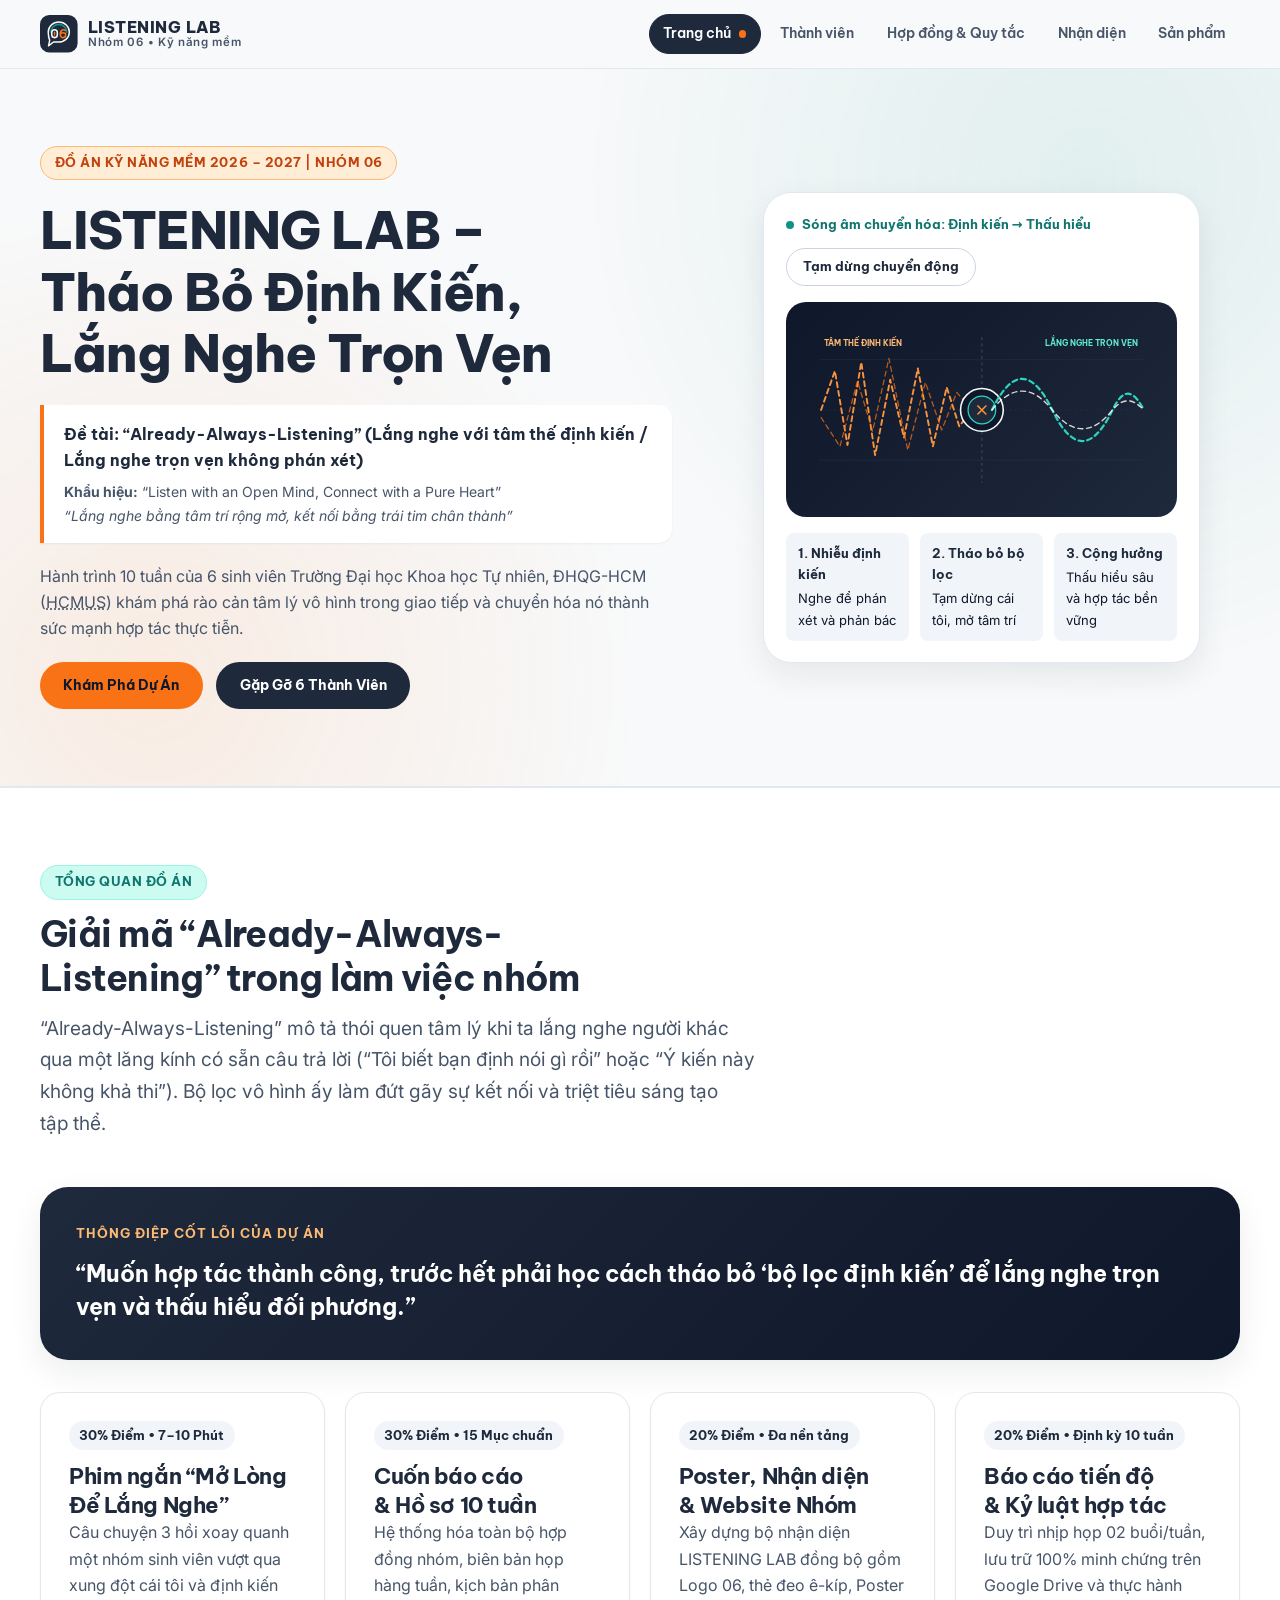
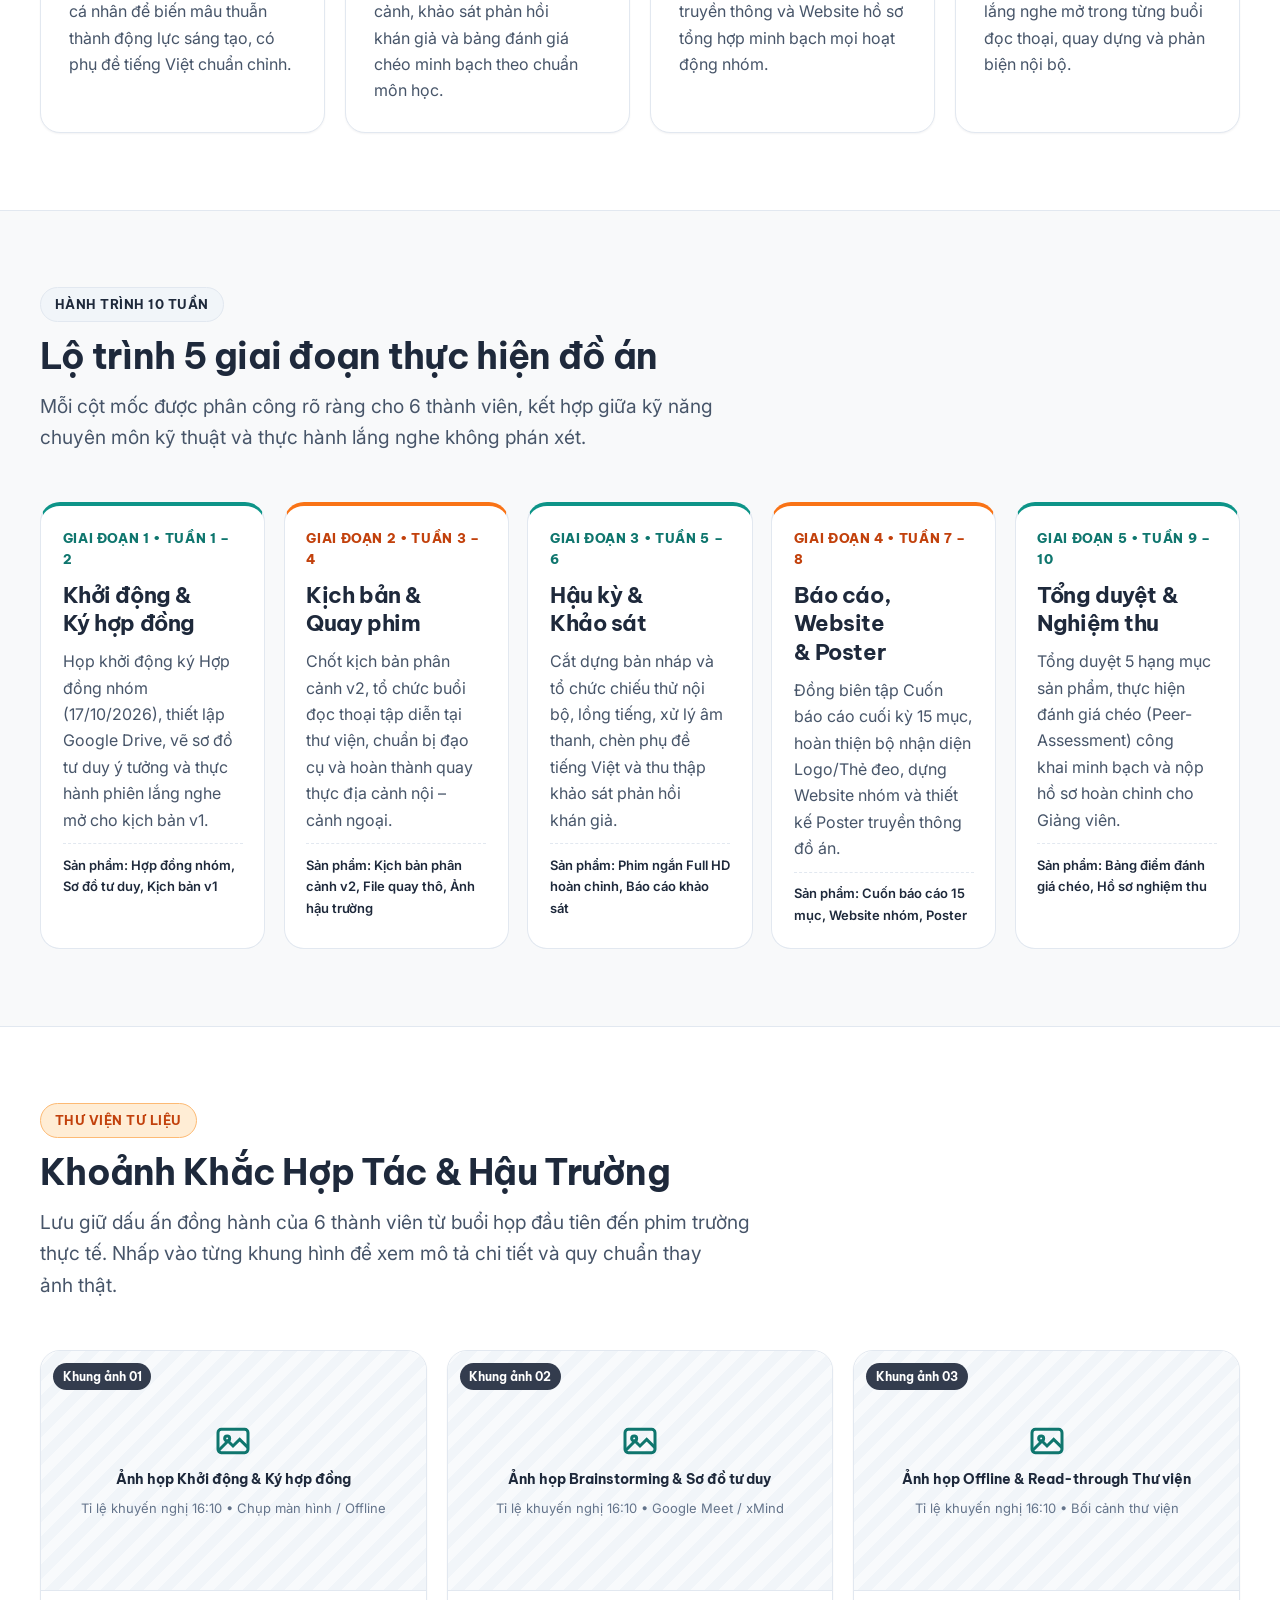
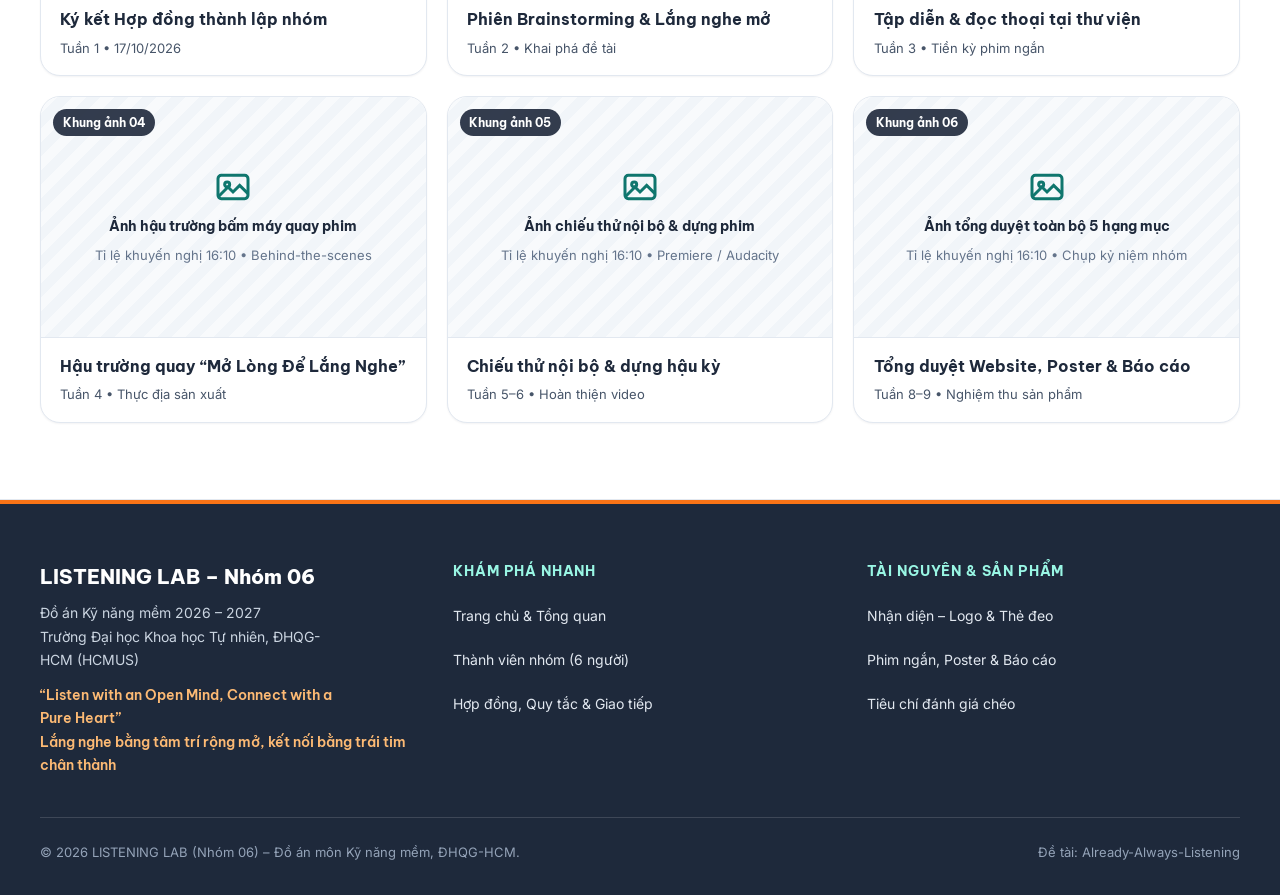
<file: index.html>
<!DOCTYPE html>
<html lang="vi">
<head>
  <meta charset="utf-8">
  <meta name="viewport" content="width=device-width, initial-scale=1.0">
  <title>Trang chủ | LISTENING LAB (Nhóm 06) – Đồ án Kỹ năng mềm 2026–2027</title>
  <meta name="description" content="Website chính thức của nhóm LISTENING LAB (Nhóm 06) – Đồ án môn Kỹ năng mềm 2026–2027, Trường ĐH Khoa học Tự nhiên ĐHQG-HCM với đề tài Already-Always-Listening.">
  <link rel="icon" type="image/svg+xml" href="assets/favicon.svg">
  <link rel="preconnect" href="https://fonts.googleapis.com">
  <link rel="preconnect" href="https://fonts.gstatic.com" crossorigin>
  <link href="https://fonts.googleapis.com/css2?family=Be+Vietnam+Pro:wght@600;700;800&family=Inter:wght@400;500;600;700&display=swap" rel="stylesheet">
  <link rel="stylesheet" href="styles/tokens.css">
  <link rel="stylesheet" href="styles/base.css">
  <link rel="stylesheet" href="styles/components.css">
  <link rel="stylesheet" href="styles/pages.css">
</head>
<body>
  <a class="skip-link visually-hidden" href="#noi-dung-chinh">Bỏ qua đến nội dung chính</a>

  <header class="site-header">
    <div class="header-inner">
      <a class="site-logo" href="index.html">
        <svg class="site-logo__mark" viewBox="0 0 64 64" fill="none" aria-hidden="true">
          <rect width="64" height="64" rx="16" fill="#1E293B"/>
          <path d="M14 29C14 19.611 22.059 12 32 12C41.941 12 50 19.611 50 29C50 38.389 41.941 46 32 46H23L14.5 52.5L16.5 43.2C14.9 39.2 14 34.3 14 29Z" stroke="#F8F9FA" stroke-width="2.5" stroke-linejoin="round"/>
          <path d="M18.5 29.5C18.5 22.044 24.544 16 32 16C39.456 16 45.5 22.044 45.5 29.5" stroke="#0D9488" stroke-width="2.75" stroke-linecap="round"/>
          <rect x="20" y="25" width="9.5" height="13.5" rx="4.75" stroke="#F8F9FA" stroke-width="2.6"/>
          <path d="M24.75 29.25V34.25" stroke="#F97316" stroke-width="2.2" stroke-linecap="round"/>
          <path d="M43 26.2C41.8 25.1 39.8 24.8 38.1 25.5C35.8 26.4 34.5 28.9 34.5 32.3C34.5 36.1 36.6 38.5 39.4 38.5C42 38.5 43.8 36.7 43.8 34.2C43.8 31.8 42 30.2 39.5 30.2C37.2 30.2 35.4 31.5 34.7 33.1" stroke="#F97316" stroke-width="2.6" stroke-linecap="round" stroke-linejoin="round"/>
        </svg>
        <span class="site-logo__text">
          <span class="site-logo__name">LISTENING LAB</span>
          <span class="site-logo__sub">Nhóm 06 • Kỹ năng mềm</span>
        </span>
      </a>

      <nav class="site-nav" aria-label="Điều hướng chính">
        <button class="menu-button" type="button" popovertarget="site-menu" popovertargetaction="toggle" aria-controls="site-menu">
          <svg width="18" height="18" viewBox="0 0 24 24" fill="none" stroke="currentColor" stroke-width="2.2" stroke-linecap="round" aria-hidden="true">
            <path d="M4 7h16M4 12h16M4 17h16"/>
          </svg>
          <span>Danh mục</span>
        </button>

        <ul id="site-menu" class="site-menu" popover="auto">
          <li><a href="index.html" aria-current="page">Trang chủ</a></li>
          <li><a href="thanh-vien.html">Thành viên</a></li>
          <li><a href="hop-dong.html">Hợp đồng &amp; Quy tắc</a></li>
          <li><a href="nhan-dien.html">Nhận diện</a></li>
          <li><a href="san-pham.html">Sản phẩm</a></li>
        </ul>
      </nav>
    </div>
  </header>

  <main id="noi-dung-chinh" tabindex="-1">
    <!-- Hero Section -->
    <section class="hero">
      <div class="container hero-grid">
        <div class="hero-copy">
          <span class="section-eyebrow section-eyebrow--coral">Đồ án Kỹ năng mềm 2026 – 2027 | Nhóm 06</span>

          <h1>LISTENING LAB – Tháo Bỏ Định Kiến, Lắng Nghe Trọn Vẹn</h1>

          <div class="hero-topic">
            <p class="hero-topic__main">
              Đề tài: <span lang="en">“Already-Always-Listening”</span> (Lắng nghe với tâm thế định kiến / Lắng nghe trọn vẹn không phán xét)
            </p>
            <p class="hero-topic__sub">
              <strong>Khẩu hiệu:</strong> <span lang="en">“Listen with an Open Mind, Connect with a Pure Heart”</span><br>
              <em>“Lắng nghe bằng tâm trí rộng mở, kết nối bằng trái tim chân thành”</em>
            </p>
          </div>

          <p>
            Hành trình 10 tuần của 6 sinh viên Trường Đại học Khoa học Tự nhiên, ĐHQG-HCM (<abbr title="Đại học Khoa học Tự nhiên">HCMUS</abbr>) khám phá rào cản tâm lý vô hình trong giao tiếp và chuyển hóa nó thành sức mạnh hợp tác thực tiễn.
          </p>

          <div class="btn-group">
            <a class="btn btn--coral" href="#tong-quan">Khám Phá Dự Án</a>
            <a class="btn btn--primary" href="thanh-vien.html">Gặp Gỡ 6 Thành Viên</a>
          </div>
        </div>

        <!-- Minh họa chuyển hóa sóng âm -->
        <figure class="wave-panel">
          <div class="wave-panel__top">
            <span class="wave-panel__status">
              <span class="wave-panel__dot" aria-hidden="true"></span>
              <span id="wave-status-text">Sóng âm chuyển hóa: Định kiến → Thấu hiểu</span>
            </span>
            <button id="wave-pause-btn" class="btn btn--outline btn--sm" type="button">
              Tạm dừng chuyển động
            </button>
          </div>

          <div class="wave-svg-wrap">
            <svg id="hero-wave-svg" class="wave-svg" viewBox="0 0 560 280" fill="none" role="img" aria-labelledby="wave-art-title wave-art-desc">
              <title id="wave-art-title">Minh họa sóng âm chuyển hóa từ định kiến sang lắng nghe trọn vẹn</title>
              <desc id="wave-art-desc">Phía trái hiển thị các đường sóng rối màu cam tượng trưng cho bộ lọc định kiến; ở giữa là lăng kính lọc âm thanh; phía phải hiển thị các đường sóng hình sin mượt mà màu xanh ngọc tượng trưng cho sự lắng nghe thấu cảm.</desc>

              <!-- Lưới tọa độ nền -->
              <g stroke="#334155" stroke-width="1" opacity="0.5">
                <line x1="20" y1="60" x2="540" y2="60"/>
                <line x1="20" y1="140" x2="540" y2="140" stroke-dasharray="4 4"/>
                <line x1="20" y1="220" x2="540" y2="220"/>
                <line x1="280" y1="24" x2="280" y2="256" stroke="#94A3B8" stroke-dasharray="5 5"/>
              </g>

              <!-- Sóng rối bên trái (Định kiến / Nhiễu) -->
              <path class="wave-pulse" d="M24 140 L46 78 L66 196 L88 64 L110 212 L134 92 L156 184 L178 74 L202 198 L224 104 L244 166 L264 140" stroke="#FB923C" stroke-width="3" stroke-linecap="round" stroke-linejoin="round"/>
              <path class="wave-pulse wave-pulse--slow" d="M24 152 L54 198 L82 94 L106 174 L132 58 L162 204 L190 96 L216 172 L240 112 L264 140" stroke="#F97316" stroke-width="2" stroke-linecap="round" stroke-linejoin="round" opacity="0.72"/>

              <!-- Bộ lọc trung tâm (Tháo bỏ bộ lọc định kiến) -->
              <circle cx="280" cy="140" r="34" fill="#0F172A" stroke="#F8F9FA" stroke-width="2.5"/>
              <circle cx="280" cy="140" r="22" fill="#1E293B" stroke="#2DD4BF" stroke-width="2"/>
              <path d="M271 140H289M280 131V149" stroke="#FB923C" stroke-width="2.5" stroke-linecap="round" transform="rotate(45 280 140)"/>

              <!-- Sóng hài hòa bên phải (Lắng nghe trọn vẹn) -->
              <path class="wave-pulse" d="M296 140 C328 74, 360 74, 392 140 C424 206, 456 206, 488 140 C508 98, 524 114, 538 140" stroke="#2DD4BF" stroke-width="3.5" stroke-linecap="round"/>
              <path class="wave-pulse wave-pulse--slow" d="M296 140 C328 100, 360 100, 392 140 C424 180, 456 180, 488 140 C508 116, 524 126, 538 140" stroke="#F8F9FA" stroke-width="2.2" stroke-linecap="round" opacity="0.85"/>

              <!-- Nhãn trạng thái trong hình -->
              <text x="28" y="38" fill="#FDBA74" font-family="'Be Vietnam Pro', sans-serif" font-size="12" font-weight="700">TÂM THẾ ĐỊNH KIẾN</text>
              <text x="380" y="38" fill="#5EEAD4" font-family="'Be Vietnam Pro', sans-serif" font-size="12" font-weight="700">LẮNG NGHE TRỌN VẸN</text>
            </svg>
          </div>

          <figcaption class="wave-legend">
            <div class="wave-legend__item">
              <span class="wave-legend__title">1. Nhiễu định kiến</span>
              <span>Nghe để phán xét và phản bác</span>
            </div>
            <div class="wave-legend__item">
              <span class="wave-legend__title">2. Tháo bỏ bộ lọc</span>
              <span>Tạm dừng cái tôi, mở tâm trí</span>
            </div>
            <div class="wave-legend__item">
              <span class="wave-legend__title">3. Cộng hưởng</span>
              <span>Thấu hiểu sâu và hợp tác bền vững</span>
            </div>
          </figcaption>
        </figure>
      </div>
    </section>

    <!-- Tổng quan đề tài & Sản phẩm -->
    <section id="tong-quan" class="section section--tint">
      <div class="container">
        <div class="section-header">
          <span class="section-eyebrow section-eyebrow--teal">Tổng quan đồ án</span>
          <h2>Giải mã “Already-Always-Listening” trong làm việc nhóm</h2>
          <p class="section-lead">
            “Already-Always-Listening” mô tả thói quen tâm lý khi ta lắng nghe người khác qua một lăng kính có sẵn câu trả lời (“Tôi biết bạn định nói gì rồi” hoặc “Ý kiến này không khả thi”). Bộ lọc vô hình ấy làm đứt gãy sự kết nối và triệt tiêu sáng tạo tập thể.
          </p>
        </div>

        <blockquote class="core-quote reveal-on-scroll">
          <span class="core-quote__label">Thông điệp cốt lõi của dự án</span>
          <p class="core-quote__text">
            “Muốn hợp tác thành công, trước hết phải học cách tháo bỏ ‘bộ lọc định kiến’ để lắng nghe trọn vẹn và thấu hiểu đối phương.”
          </p>
        </blockquote>

        <div class="overview-grid">
          <article class="card reveal-on-scroll">
            <span class="stat-chip">30% Điểm • 7–10 Phút</span>
            <h3>Phim ngắn “Mở Lòng Để Lắng Nghe”</h3>
            <p>
              Câu chuyện 3 hồi xoay quanh một nhóm sinh viên vượt qua xung đột cái tôi và định kiến cá nhân để biến mâu thuẫn thành động lực sáng tạo, có phụ đề tiếng Việt chuẩn chỉnh.
            </p>
          </article>

          <article class="card reveal-on-scroll">
            <span class="stat-chip">30% Điểm • 15 Mục chuẩn</span>
            <h3>Cuốn báo cáo &amp; Hồ sơ 10 tuần</h3>
            <p>
              Hệ thống hóa toàn bộ hợp đồng nhóm, biên bản họp hàng tuần, kịch bản phân cảnh, khảo sát phản hồi khán giả và bảng đánh giá chéo minh bạch theo chuẩn môn học.
            </p>
          </article>

          <article class="card reveal-on-scroll">
            <span class="stat-chip">20% Điểm • Đa nền tảng</span>
            <h3>Poster, Nhận diện &amp; Website Nhóm</h3>
            <p>
              Xây dựng bộ nhận diện LISTENING LAB đồng bộ gồm Logo 06, thẻ đeo ê-kíp, Poster truyền thông và Website hồ sơ tổng hợp minh bạch mọi hoạt động nhóm.
            </p>
          </article>

          <article class="card reveal-on-scroll">
            <span class="stat-chip">20% Điểm • Định kỳ 10 tuần</span>
            <h3>Báo cáo tiến độ &amp; Kỷ luật hợp tác</h3>
            <p>
              Duy trì nhịp họp 02 buổi/tuần, lưu trữ 100% minh chứng trên Google Drive và thực hành lắng nghe mở trong từng buổi đọc thoại, quay dựng và phản biện nội bộ.
            </p>
          </article>
        </div>
      </div>
    </section>

    <!-- Lộ trình 5 giai đoạn (10 tuần) -->
    <section id="lo-trinh" class="section">
      <div class="container">
        <div class="section-header">
          <span class="section-eyebrow">Hành trình 10 tuần</span>
          <h2>Lộ trình 5 giai đoạn thực hiện đồ án</h2>
          <p class="section-lead">
            Mỗi cột mốc được phân công rõ ràng cho 6 thành viên, kết hợp giữa kỹ năng chuyên môn kỹ thuật và thực hành lắng nghe không phán xét.
          </p>
        </div>

        <div class="roadmap-grid">
          <article class="roadmap-card reveal-on-scroll">
            <span class="roadmap-card__week">Giai đoạn 1 • Tuần 1 – 2</span>
            <h3>Khởi động &amp; Ký hợp đồng</h3>
            <p>Họp khởi động ký Hợp đồng nhóm (17/10/2026), thiết lập Google Drive, vẽ sơ đồ tư duy ý tưởng và thực hành phiên lắng nghe mở cho kịch bản v1.</p>
            <div class="roadmap-card__output">Sản phẩm: Hợp đồng nhóm, Sơ đồ tư duy, Kịch bản v1</div>
          </article>

          <article class="roadmap-card reveal-on-scroll">
            <span class="roadmap-card__week">Giai đoạn 2 • Tuần 3 – 4</span>
            <h3>Kịch bản &amp; Quay phim</h3>
            <p>Chốt kịch bản phân cảnh v2, tổ chức buổi đọc thoại tập diễn tại thư viện, chuẩn bị đạo cụ và hoàn thành quay thực địa cảnh nội – cảnh ngoại.</p>
            <div class="roadmap-card__output">Sản phẩm: Kịch bản phân cảnh v2, File quay thô, Ảnh hậu trường</div>
          </article>

          <article class="roadmap-card reveal-on-scroll">
            <span class="roadmap-card__week">Giai đoạn 3 • Tuần 5 – 6</span>
            <h3>Hậu kỳ &amp; Khảo sát</h3>
            <p>Cắt dựng bản nháp và tổ chức chiếu thử nội bộ, lồng tiếng, xử lý âm thanh, chèn phụ đề tiếng Việt và thu thập khảo sát phản hồi khán giả.</p>
            <div class="roadmap-card__output">Sản phẩm: Phim ngắn Full HD hoàn chỉnh, Báo cáo khảo sát</div>
          </article>

          <article class="roadmap-card reveal-on-scroll">
            <span class="roadmap-card__week">Giai đoạn 4 • Tuần 7 – 8</span>
            <h3>Báo cáo, Website &amp; Poster</h3>
            <p>Đồng biên tập Cuốn báo cáo cuối kỳ 15 mục, hoàn thiện bộ nhận diện Logo/Thẻ đeo, dựng Website nhóm và thiết kế Poster truyền thông đồ án.</p>
            <div class="roadmap-card__output">Sản phẩm: Cuốn báo cáo 15 mục, Website nhóm, Poster</div>
          </article>

          <article class="roadmap-card reveal-on-scroll">
            <span class="roadmap-card__week">Giai đoạn 5 • Tuần 9 – 10</span>
            <h3>Tổng duyệt &amp; Nghiệm thu</h3>
            <p>Tổng duyệt 5 hạng mục sản phẩm, thực hiện đánh giá chéo (Peer-Assessment) công khai minh bạch và nộp hồ sơ hoàn chỉnh cho Giảng viên.</p>
            <div class="roadmap-card__output">Sản phẩm: Bảng điểm đánh giá chéo, Hồ sơ nghiệm thu</div>
          </article>
        </div>
      </div>
    </section>

    <!-- Thư viện ảnh Khoảnh Khắc Hợp Tác & Hậu Trường -->
    <section id="khoanh-khac" class="section section--tint">
      <div class="container">
        <div class="section-header">
          <span class="section-eyebrow section-eyebrow--coral">Thư viện tư liệu</span>
          <h2>Khoảnh Khắc Hợp Tác &amp; Hậu Trường</h2>
          <p class="section-lead">
            Lưu giữ dấu ấn đồng hành của 6 thành viên từ buổi họp đầu tiên đến phim trường thực tế. Nhấp vào từng khung hình để xem mô tả chi tiết và quy chuẩn thay ảnh thật.
          </p>
        </div>

        <div class="gallery-grid">
          <figure class="gallery-card">
            <button
              class="gallery-card__trigger"
              type="button"
              data-gallery-item
              data-badge="Tuần 1 • Khởi động"
              data-title="Buổi họp Khởi động &amp; Ký kết Hợp đồng Nhóm"
              data-meta="TP. Hồ Chí Minh • 17/10/2026 • Cả 6 thành viên"
              data-desc="Phiên họp đầu tiên thống nhất 100% các nguyên tắc làm việc, kế hoạch giao tiếp và cùng ký tên vào Hợp đồng thành lập nhóm LISTENING LAB."
            >
              <div class="gallery-placeholder">
                <span class="gallery-placeholder__badge">Khung ảnh 01</span>
                <svg class="gallery-placeholder__icon" viewBox="0 0 24 24" fill="none" stroke="currentColor" stroke-width="1.8" aria-hidden="true">
                  <rect x="3" y="5" width="18" height="14" rx="2"/>
                  <circle cx="8.5" cy="10.5" r="1.5"/>
                  <path d="M21 16l-5-5-4 4-3-3-6 6"/>
                </svg>
                <span class="gallery-placeholder__hint">Ảnh họp Khởi động &amp; Ký hợp đồng</span>
                <span class="gallery-placeholder__ratio">Tỉ lệ khuyến nghị 16:10 • Chụp màn hình / Offline</span>
              </div>
              <figcaption class="gallery-card__caption">
                <span class="gallery-card__title">Ký kết Hợp đồng thành lập nhóm</span>
                <span class="gallery-card__meta">Tuần 1 • 17/10/2026</span>
              </figcaption>
            </button>
          </figure>

          <figure class="gallery-card">
            <button
              class="gallery-card__trigger"
              type="button"
              data-gallery-item
              data-badge="Tuần 2 • Brainstorming"
              data-title="Phiên Brainstorming Sơ đồ tư duy (xMind)"
              data-meta="Họp Online 20:00 Thứ Bảy • Thực hành Lắng nghe mở"
              data-desc="Các thành viên chia sẻ câu chuyện thật từng trải qua về tâm thế lắng nghe định kiến để chắt lọc thông điệp cốt lõi cho kịch bản phim."
            >
              <div class="gallery-placeholder">
                <span class="gallery-placeholder__badge">Khung ảnh 02</span>
                <svg class="gallery-placeholder__icon" viewBox="0 0 24 24" fill="none" stroke="currentColor" stroke-width="1.8" aria-hidden="true">
                  <rect x="3" y="5" width="18" height="14" rx="2"/>
                  <circle cx="8.5" cy="10.5" r="1.5"/>
                  <path d="M21 16l-5-5-4 4-3-3-6 6"/>
                </svg>
                <span class="gallery-placeholder__hint">Ảnh họp Brainstorming &amp; Sơ đồ tư duy</span>
                <span class="gallery-placeholder__ratio">Tỉ lệ khuyến nghị 16:10 • Google Meet / xMind</span>
              </div>
              <figcaption class="gallery-card__caption">
                <span class="gallery-card__title">Phiên Brainstorming &amp; Lắng nghe mở</span>
                <span class="gallery-card__meta">Tuần 2 • Khai phá đề tài</span>
              </figcaption>
            </button>
          </figure>

          <figure class="gallery-card">
            <button
              class="gallery-card__trigger"
              type="button"
              data-gallery-item
              data-badge="Tuần 3 • Thư viện"
              data-title="Buổi họp Offline &amp; Đọc thoại tại Thư viện"
              data-meta="Thư viện Trường ĐH KHTN • Chuẩn bị tiền kỳ"
              data-desc="Biên kịch Huỳnh Gia Duy cùng Đạo diễn Trần Quang Huy và các diễn viên tập đọc thoại (Read-through), điều chỉnh nhịp cảm xúc tự nhiên."
            >
              <div class="gallery-placeholder">
                <span class="gallery-placeholder__badge">Khung ảnh 03</span>
                <svg class="gallery-placeholder__icon" viewBox="0 0 24 24" fill="none" stroke="currentColor" stroke-width="1.8" aria-hidden="true">
                  <rect x="3" y="5" width="18" height="14" rx="2"/>
                  <circle cx="8.5" cy="10.5" r="1.5"/>
                  <path d="M21 16l-5-5-4 4-3-3-6 6"/>
                </svg>
                <span class="gallery-placeholder__hint">Ảnh họp Offline &amp; Read-through Thư viện</span>
                <span class="gallery-placeholder__ratio">Tỉ lệ khuyến nghị 16:10 • Bối cảnh thư viện</span>
              </div>
              <figcaption class="gallery-card__caption">
                <span class="gallery-card__title">Tập diễn &amp; đọc thoại tại thư viện</span>
                <span class="gallery-card__meta">Tuần 3 • Tiền kỳ phim ngắn</span>
              </figcaption>
            </button>
          </figure>

          <figure class="gallery-card">
            <button
              class="gallery-card__trigger"
              type="button"
              data-gallery-item
              data-badge="Tuần 4 • Phim trường"
              data-title="Hậu trường quay phim thực địa (Cảnh nội &amp; ngoại)"
              data-meta="2 ngày ghi hình • Cả 6 thành viên tham gia hỗ trợ"
              data-desc="Ghi lại khoảnh khắc phối hợp nhịp nhàng giữa đạo diễn, diễn viên và hậu cần khi xử lý các phát sinh ánh sáng, âm thanh tại bối cảnh thật."
            >
              <div class="gallery-placeholder">
                <span class="gallery-placeholder__badge">Khung ảnh 04</span>
                <svg class="gallery-placeholder__icon" viewBox="0 0 24 24" fill="none" stroke="currentColor" stroke-width="1.8" aria-hidden="true">
                  <rect x="3" y="5" width="18" height="14" rx="2"/>
                  <circle cx="8.5" cy="10.5" r="1.5"/>
                  <path d="M21 16l-5-5-4 4-3-3-6 6"/>
                </svg>
                <span class="gallery-placeholder__hint">Ảnh hậu trường bấm máy quay phim</span>
                <span class="gallery-placeholder__ratio">Tỉ lệ khuyến nghị 16:10 • Behind-the-scenes</span>
              </div>
              <figcaption class="gallery-card__caption">
                <span class="gallery-card__title">Hậu trường quay “Mở Lòng Để Lắng Nghe”</span>
                <span class="gallery-card__meta">Tuần 4 • Thực địa sản xuất</span>
              </figcaption>
            </button>
          </figure>

          <figure class="gallery-card">
            <button
              class="gallery-card__trigger"
              type="button"
              data-gallery-item
              data-badge="Tuần 5–6 • Hậu kỳ"
              data-title="Chiếu thử nội bộ &amp; Hoàn thiện âm thanh"
              data-meta="Dựng bản nháp v1 • Chỉnh màu, thu âm &amp; phụ đề"
              data-desc="Cả nhóm cùng xem bản dựng đầu tiên, đóng góp ý kiến xây dựng để chỉnh sửa nhịp phim, lồng tiếng và đồng bộ phụ đề tiếng Việt trên Aegisub."
            >
              <div class="gallery-placeholder">
                <span class="gallery-placeholder__badge">Khung ảnh 05</span>
                <svg class="gallery-placeholder__icon" viewBox="0 0 24 24" fill="none" stroke="currentColor" stroke-width="1.8" aria-hidden="true">
                  <rect x="3" y="5" width="18" height="14" rx="2"/>
                  <circle cx="8.5" cy="10.5" r="1.5"/>
                  <path d="M21 16l-5-5-4 4-3-3-6 6"/>
                </svg>
                <span class="gallery-placeholder__hint">Ảnh chiếu thử nội bộ &amp; dựng phim</span>
                <span class="gallery-placeholder__ratio">Tỉ lệ khuyến nghị 16:10 • Premiere / Audacity</span>
              </div>
              <figcaption class="gallery-card__caption">
                <span class="gallery-card__title">Chiếu thử nội bộ &amp; dựng hậu kỳ</span>
                <span class="gallery-card__meta">Tuần 5–6 • Hoàn thiện video</span>
              </figcaption>
            </button>
          </figure>

          <figure class="gallery-card">
            <button
              class="gallery-card__trigger"
              type="button"
              data-gallery-item
              data-badge="Tuần 8–9 • Tổng duyệt"
              data-title="Kiểm thử Website, Poster &amp; Đánh giá chéo"
              data-meta="Thư viện &amp; Họp tổng duyệt • Hoàn tất 5 sản phẩm"
              data-desc="Rà soát chất lượng Website, Poster, Cuốn báo cáo 15 mục và thực hiện đánh giá chéo công khai, minh bạch theo thang điểm 0–10."
            >
              <div class="gallery-placeholder">
                <span class="gallery-placeholder__badge">Khung ảnh 06</span>
                <svg class="gallery-placeholder__icon" viewBox="0 0 24 24" fill="none" stroke="currentColor" stroke-width="1.8" aria-hidden="true">
                  <rect x="3" y="5" width="18" height="14" rx="2"/>
                  <circle cx="8.5" cy="10.5" r="1.5"/>
                  <path d="M21 16l-5-5-4 4-3-3-6 6"/>
                </svg>
                <span class="gallery-placeholder__hint">Ảnh tổng duyệt toàn bộ 5 hạng mục</span>
                <span class="gallery-placeholder__ratio">Tỉ lệ khuyến nghị 16:10 • Chụp kỷ niệm nhóm</span>
              </div>
              <figcaption class="gallery-card__caption">
                <span class="gallery-card__title">Tổng duyệt Website, Poster &amp; Báo cáo</span>
                <span class="gallery-card__meta">Tuần 8–9 • Nghiệm thu sản phẩm</span>
              </figcaption>
            </button>
          </figure>
        </div>
      </div>
    </section>
  </main>

  <!-- Hộp thoại xem chi tiết khung ảnh thư viện -->
  <dialog id="gallery-dialog" class="modal" closedby="any" aria-labelledby="gallery-dialog-title">
    <div class="modal__header">
      <h2 id="gallery-dialog-title" class="modal__title">Chi tiết khoảnh khắc</h2>
      <form method="dialog">
        <button class="modal__close" type="submit" autofocus>Đóng</button>
      </form>
    </div>
    <div class="modal__body">
      <div id="gallery-dialog-stage" class="gallery-placeholder gallery-dialog-stage">
        Khung ảnh chờ thay thế
      </div>
      <p id="gallery-dialog-meta" class="gallery-dialog-meta"></p>
      <p id="gallery-dialog-desc"></p>
    </div>
  </dialog>

  <footer class="site-footer">
    <div class="container">
      <div class="footer-grid">
        <div>
          <p class="footer-brand__title">LISTENING LAB – Nhóm 06</p>
          <p class="footer-brand__meta">
            Đồ án Kỹ năng mềm 2026 – 2027<br>
            Trường Đại học Khoa học Tự nhiên, ĐHQG-HCM (HCMUS)
          </p>
          <p class="footer-brand__slogan">
            <span lang="en">“Listen with an Open Mind, Connect with a Pure Heart”</span><br>
            Lắng nghe bằng tâm trí rộng mở, kết nối bằng trái tim chân thành
          </p>
        </div>

        <div>
          <p class="footer-heading">Khám phá nhanh</p>
          <ul class="footer-links">
            <li><a href="index.html">Trang chủ &amp; Tổng quan</a></li>
            <li><a href="thanh-vien.html">Thành viên nhóm (6 người)</a></li>
            <li><a href="hop-dong.html">Hợp đồng, Quy tắc &amp; Giao tiếp</a></li>
          </ul>
        </div>

        <div>
          <p class="footer-heading">Tài nguyên &amp; Sản phẩm</p>
          <ul class="footer-links">
            <li><a href="nhan-dien.html">Nhận diện – Logo &amp; Thẻ đeo</a></li>
            <li><a href="san-pham.html">Phim ngắn, Poster &amp; Báo cáo</a></li>
            <li><a href="hop-dong.html#danh-gia-cheo">Tiêu chí đánh giá chéo</a></li>
          </ul>
        </div>
      </div>

      <div class="footer-bottom">
        <p>© 2026 LISTENING LAB (Nhóm 06) – Đồ án môn Kỹ năng mềm, ĐHQG-HCM.</p>
        <p>Đề tài: <span lang="en">Already-Always-Listening</span></p>
      </div>
    </div>
  </footer>

  <div id="toast-live" class="toast-live" role="status" aria-live="polite"></div>
  <script src="scripts/main.js" defer></script>
</body>
</html>
</file>
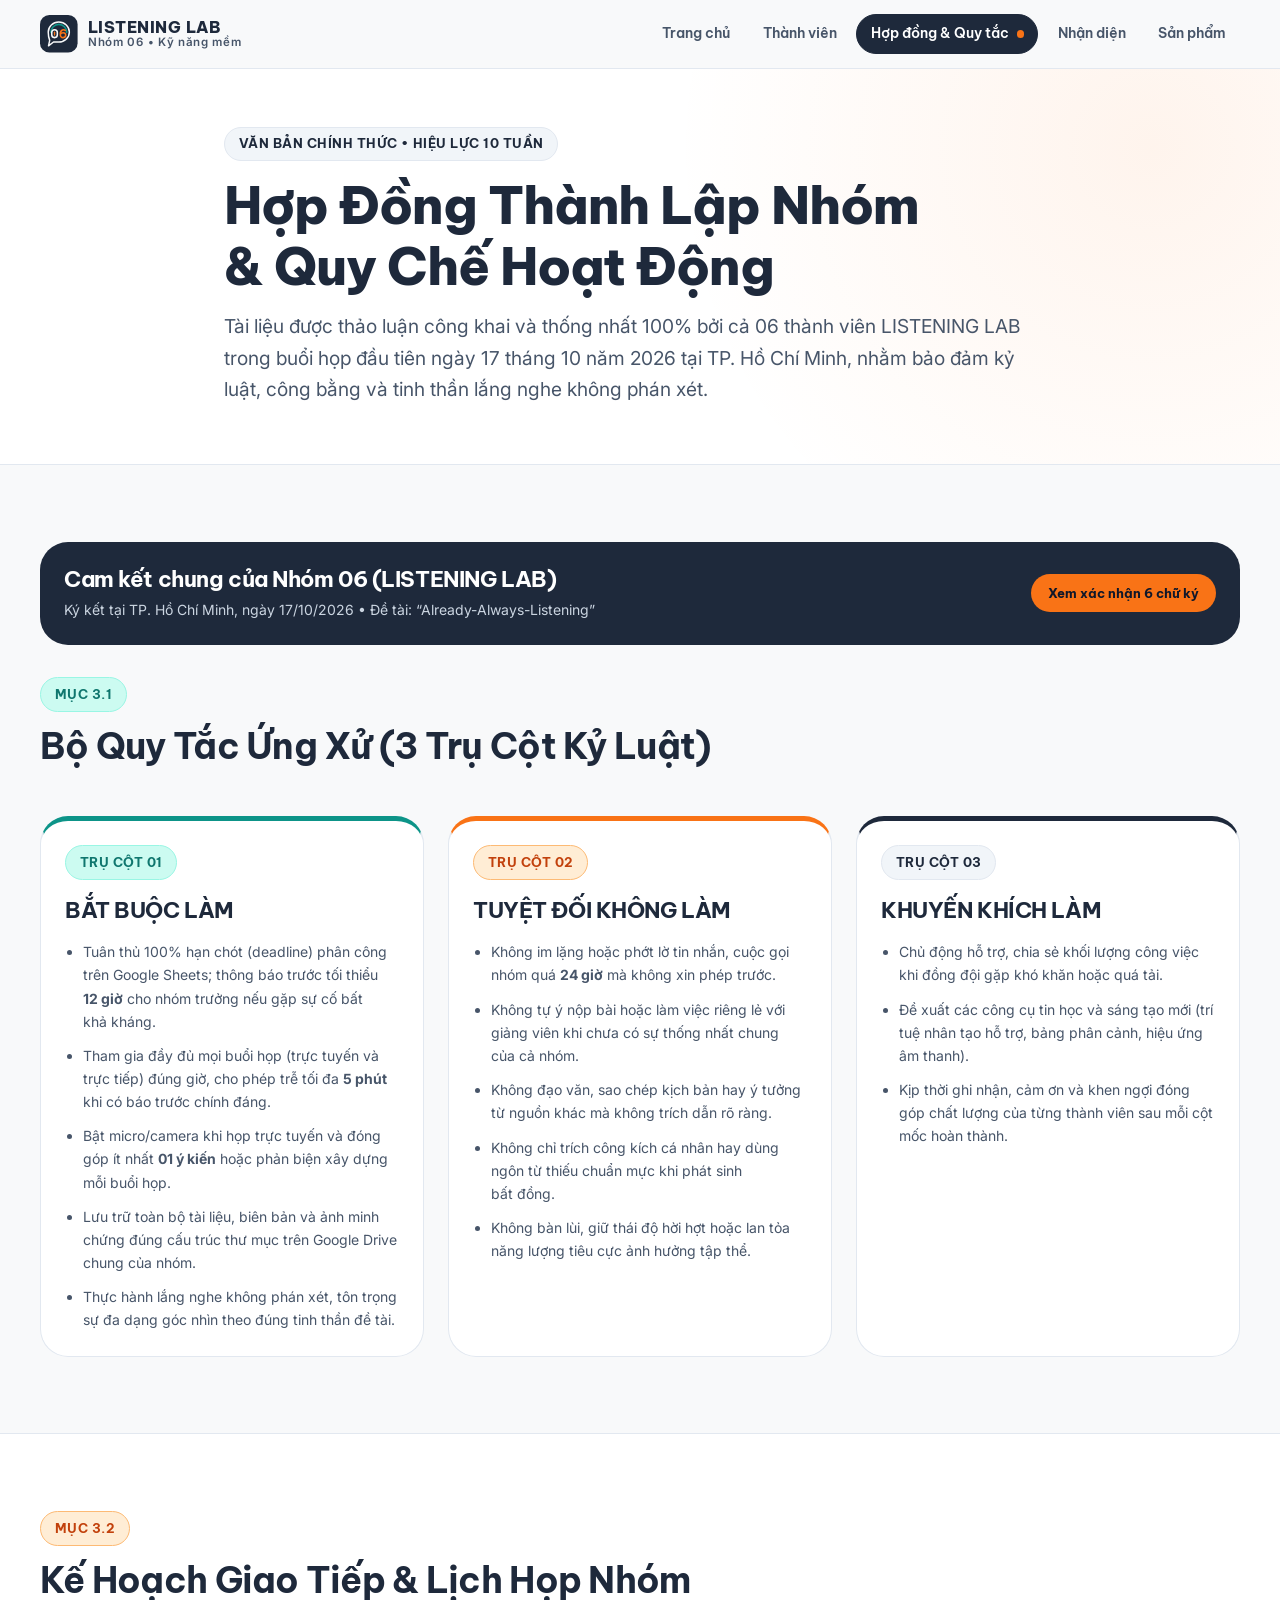
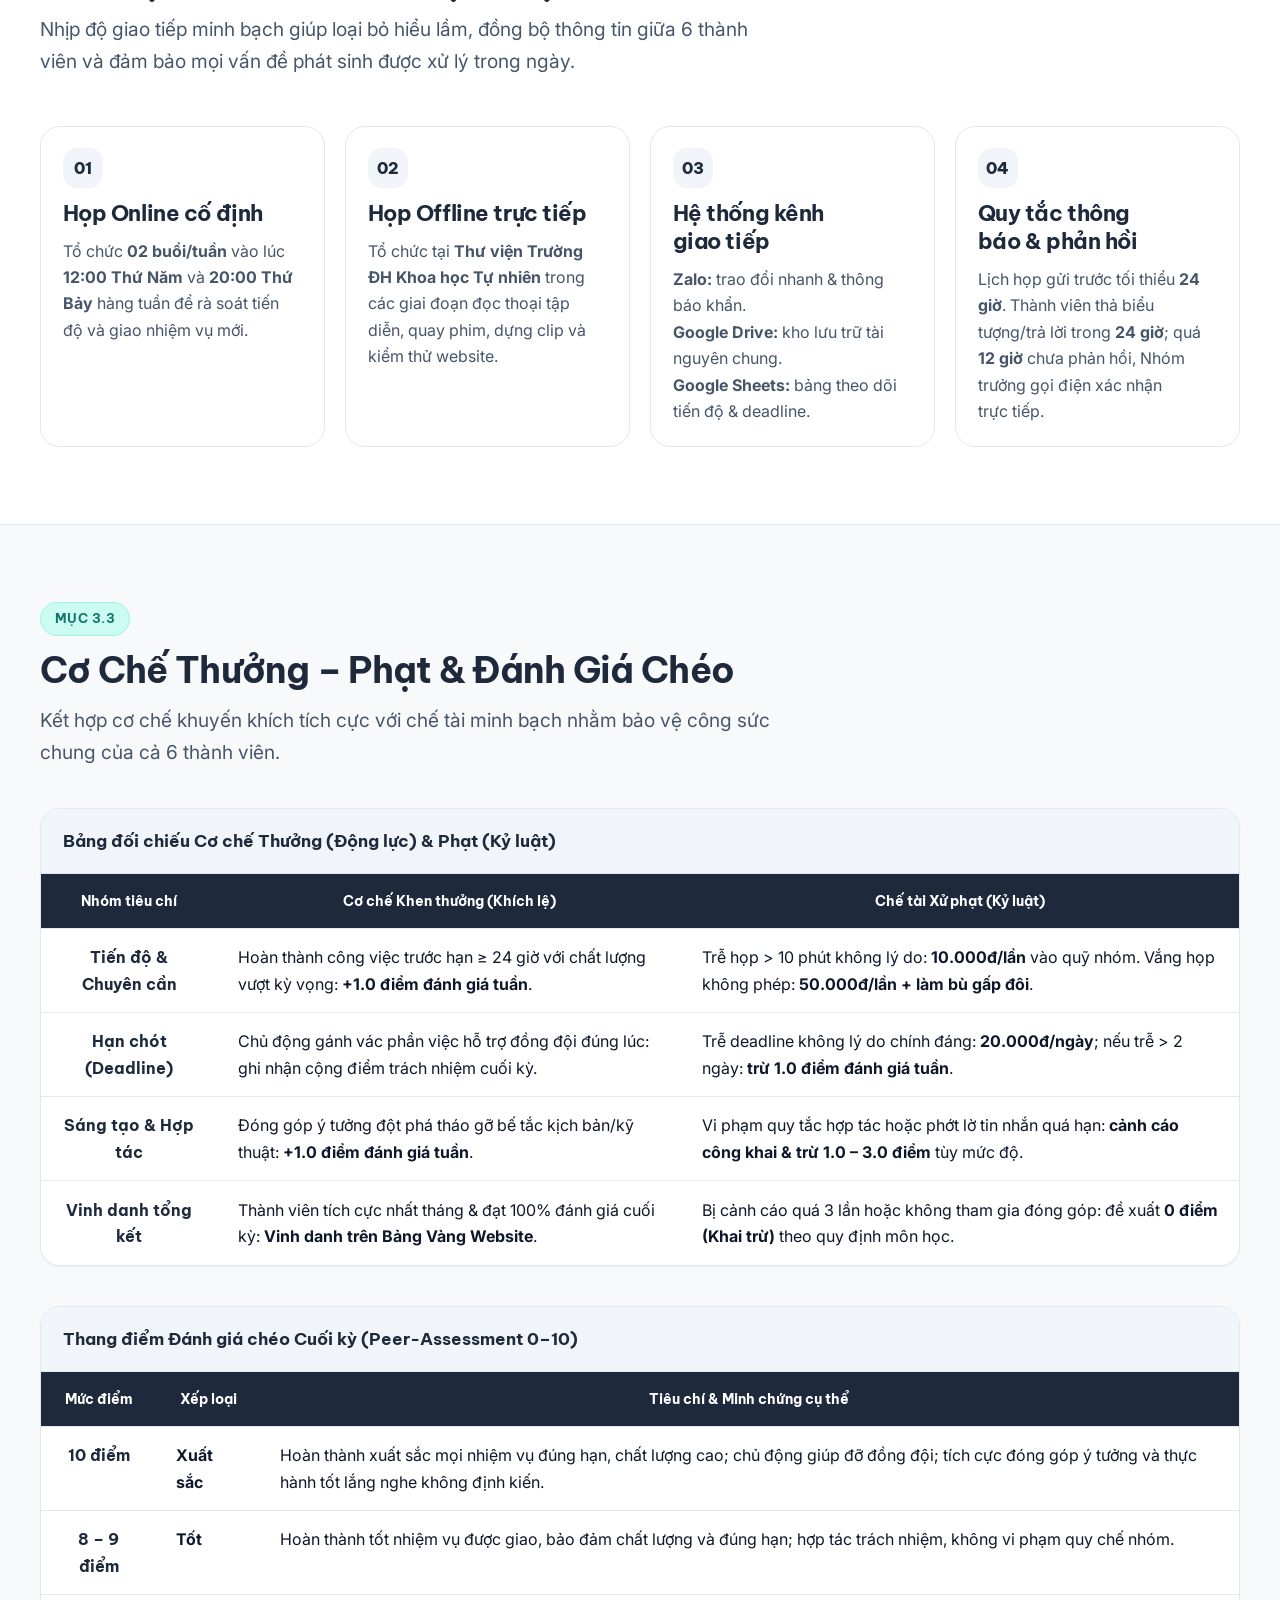
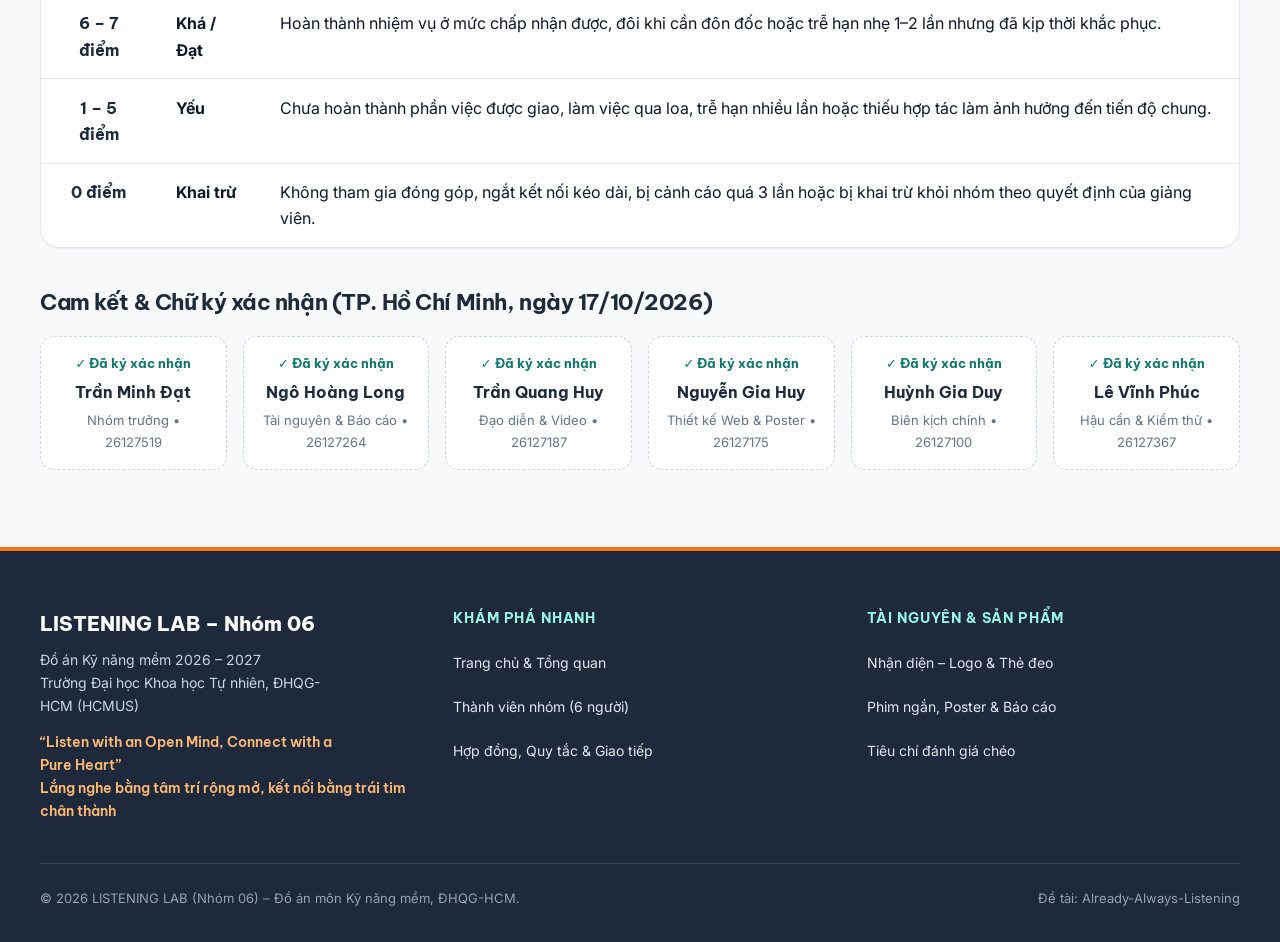
<file: hop-dong.html>
<!DOCTYPE html>
<html lang="vi">
<head>
  <meta charset="utf-8">
  <meta name="viewport" content="width=device-width, initial-scale=1.0">
  <title>Hợp đồng &amp; Quy tắc | LISTENING LAB (Nhóm 06) – Đồ án Kỹ năng mềm</title>
  <meta name="description" content="Hợp đồng thành lập nhóm, bộ quy tắc ứng xử 3 trụ cột, kế hoạch giao tiếp và cơ chế thưởng phạt – đánh giá chéo của Nhóm 06 LISTENING LAB.">
  <link rel="icon" type="image/svg+xml" href="assets/favicon.svg">
  <link rel="preconnect" href="https://fonts.googleapis.com">
  <link rel="preconnect" href="https://fonts.gstatic.com" crossorigin>
  <link href="https://fonts.googleapis.com/css2?family=Be+Vietnam+Pro:wght@600;700;800&family=Inter:wght@400;500;600;700&display=swap" rel="stylesheet">
  <link rel="stylesheet" href="styles/tokens.css">
  <link rel="stylesheet" href="styles/base.css">
  <link rel="stylesheet" href="styles/components.css">
  <link rel="stylesheet" href="styles/pages.css">
</head>
<body>
  <a class="skip-link visually-hidden" href="#noi-dung-chinh">Bỏ qua đến nội dung chính</a>

  <header class="site-header">
    <div class="header-inner">
      <a class="site-logo" href="index.html">
        <svg class="site-logo__mark" viewBox="0 0 64 64" fill="none" aria-hidden="true">
          <rect width="64" height="64" rx="16" fill="#1E293B"/>
          <path d="M14 29C14 19.611 22.059 12 32 12C41.941 12 50 19.611 50 29C50 38.389 41.941 46 32 46H23L14.5 52.5L16.5 43.2C14.9 39.2 14 34.3 14 29Z" stroke="#F8F9FA" stroke-width="2.5" stroke-linejoin="round"/>
          <path d="M18.5 29.5C18.5 22.044 24.544 16 32 16C39.456 16 45.5 22.044 45.5 29.5" stroke="#0D9488" stroke-width="2.75" stroke-linecap="round"/>
          <rect x="20" y="25" width="9.5" height="13.5" rx="4.75" stroke="#F8F9FA" stroke-width="2.6"/>
          <path d="M24.75 29.25V34.25" stroke="#F97316" stroke-width="2.2" stroke-linecap="round"/>
          <path d="M43 26.2C41.8 25.1 39.8 24.8 38.1 25.5C35.8 26.4 34.5 28.9 34.5 32.3C34.5 36.1 36.6 38.5 39.4 38.5C42 38.5 43.8 36.7 43.8 34.2C43.8 31.8 42 30.2 39.5 30.2C37.2 30.2 35.4 31.5 34.7 33.1" stroke="#F97316" stroke-width="2.6" stroke-linecap="round" stroke-linejoin="round"/>
        </svg>
        <span class="site-logo__text">
          <span class="site-logo__name">LISTENING LAB</span>
          <span class="site-logo__sub">Nhóm 06 • Kỹ năng mềm</span>
        </span>
      </a>

      <nav class="site-nav" aria-label="Điều hướng chính">
        <button class="menu-button" type="button" popovertarget="site-menu" popovertargetaction="toggle" aria-controls="site-menu">
          <svg width="18" height="18" viewBox="0 0 24 24" fill="none" stroke="currentColor" stroke-width="2.2" stroke-linecap="round" aria-hidden="true">
            <path d="M4 7h16M4 12h16M4 17h16"/>
          </svg>
          <span>Danh mục</span>
        </button>

        <ul id="site-menu" class="site-menu" popover="auto">
          <li><a href="index.html">Trang chủ</a></li>
          <li><a href="thanh-vien.html">Thành viên</a></li>
          <li><a href="hop-dong.html" aria-current="page">Hợp đồng &amp; Quy tắc</a></li>
          <li><a href="nhan-dien.html">Nhận diện</a></li>
          <li><a href="san-pham.html">Sản phẩm</a></li>
        </ul>
      </nav>
    </div>
  </header>

  <main id="noi-dung-chinh" tabindex="-1">
    <section class="page-hero">
      <div class="container page-hero__inner">
        <span class="section-eyebrow">Văn bản chính thức • Hiệu lực 10 tuần</span>
        <h1>Hợp Đồng Thành Lập Nhóm &amp; Quy Chế Hoạt Động</h1>
        <p class="section-lead">
          Tài liệu được thảo luận công khai và thống nhất 100% bởi cả 06 thành viên LISTENING LAB trong buổi họp đầu tiên ngày 17 tháng 10 năm 2026 tại TP. Hồ Chí Minh, nhằm bảo đảm kỷ luật, công bằng và tinh thần lắng nghe không phán xét.
        </p>
      </div>
    </section>

    <!-- 3.1 Bộ Quy Tắc Ứng Xử -->
    <section class="section">
      <div class="container">
        <div class="contract-banner">
          <div>
            <h2 class="contract-banner__title">Cam kết chung của Nhóm 06 (LISTENING LAB)</h2>
            <p>Ký kết tại TP. Hồ Chí Minh, ngày 17/10/2026 • Đề tài: <span lang="en">“Already-Always-Listening”</span></p>
          </div>
          <a class="btn btn--coral btn--sm" href="#chu-ky-xac-nhan">Xem xác nhận 6 chữ ký</a>
        </div>

        <div class="section-header">
          <span class="section-eyebrow section-eyebrow--teal">Mục 3.1</span>
          <h2>Bộ Quy Tắc Ứng Xử (3 Trụ Cột Kỷ Luật)</h2>
        </div>

        <div class="rules-grid">
          <article class="rule-card rule-card--must">
            <span class="section-eyebrow section-eyebrow--teal">Trụ cột 01</span>
            <h3>BẮT BUỘC LÀM</h3>
            <ul class="rule-list">
              <li>Tuân thủ 100% hạn chót (deadline) phân công trên Google Sheets; thông báo trước tối thiểu <strong>12 giờ</strong> cho nhóm trưởng nếu gặp sự cố bất khả kháng.</li>
              <li>Tham gia đầy đủ mọi buổi họp (trực tuyến và trực tiếp) đúng giờ, cho phép trễ tối đa <strong>5 phút</strong> khi có báo trước chính đáng.</li>
              <li>Bật micro/camera khi họp trực tuyến và đóng góp ít nhất <strong>01 ý kiến</strong> hoặc phản biện xây dựng mỗi buổi họp.</li>
              <li>Lưu trữ toàn bộ tài liệu, biên bản và ảnh minh chứng đúng cấu trúc thư mục trên Google Drive chung của nhóm.</li>
              <li>Thực hành lắng nghe không phán xét, tôn trọng sự đa dạng góc nhìn theo đúng tinh thần đề tài.</li>
            </ul>
          </article>

          <article class="rule-card rule-card--never">
            <span class="section-eyebrow section-eyebrow--coral">Trụ cột 02</span>
            <h3>TUYỆT ĐỐI KHÔNG LÀM</h3>
            <ul class="rule-list">
              <li>Không im lặng hoặc phớt lờ tin nhắn, cuộc gọi nhóm quá <strong>24 giờ</strong> mà không xin phép trước.</li>
              <li>Không tự ý nộp bài hoặc làm việc riêng lẻ với giảng viên khi chưa có sự thống nhất chung của cả nhóm.</li>
              <li>Không đạo văn, sao chép kịch bản hay ý tưởng từ nguồn khác mà không trích dẫn rõ ràng.</li>
              <li>Không chỉ trích công kích cá nhân hay dùng ngôn từ thiếu chuẩn mực khi phát sinh bất đồng.</li>
              <li>Không bàn lùi, giữ thái độ hời hợt hoặc lan tỏa năng lượng tiêu cực ảnh hưởng tập thể.</li>
            </ul>
          </article>

          <article class="rule-card rule-card--encourage">
            <span class="section-eyebrow">Trụ cột 03</span>
            <h3>KHUYẾN KHÍCH LÀM</h3>
            <ul class="rule-list">
              <li>Chủ động hỗ trợ, chia sẻ khối lượng công việc khi đồng đội gặp khó khăn hoặc quá tải.</li>
              <li>Đề xuất các công cụ tin học và sáng tạo mới (trí tuệ nhân tạo hỗ trợ, bảng phân cảnh, hiệu ứng âm thanh).</li>
              <li>Kịp thời ghi nhận, cảm ơn và khen ngợi đóng góp chất lượng của từng thành viên sau mỗi cột mốc hoàn thành.</li>
            </ul>
          </article>
        </div>
      </div>
    </section>

    <!-- 3.2 Kế Hoạch Giao Tiếp & Họp Nhóm -->
    <section class="section section--tint">
      <div class="container">
        <div class="section-header">
          <span class="section-eyebrow section-eyebrow--coral">Mục 3.2</span>
          <h2>Kế Hoạch Giao Tiếp &amp; Lịch Họp Nhóm</h2>
          <p class="section-lead">
            Nhịp độ giao tiếp minh bạch giúp loại bỏ hiểu lầm, đồng bộ thông tin giữa 6 thành viên và đảm bảo mọi vấn đề phát sinh được xử lý trong ngày.
          </p>
        </div>

        <div class="comm-grid">
          <article class="comm-card">
            <div class="comm-card__icon" aria-hidden="true">01</div>
            <h3>Họp Online cố định</h3>
            <p>
              Tổ chức <strong>02 buổi/tuần</strong> vào lúc <strong>12:00 Thứ Năm</strong> và <strong>20:00 Thứ Bảy</strong> hàng tuần để rà soát tiến độ và giao nhiệm vụ mới.
            </p>
          </article>

          <article class="comm-card">
            <div class="comm-card__icon" aria-hidden="true">02</div>
            <h3>Họp Offline trực tiếp</h3>
            <p>
              Tổ chức tại <strong>Thư viện Trường ĐH Khoa học Tự nhiên</strong> trong các giai đoạn đọc thoại tập diễn, quay phim, dựng clip và kiểm thử website.
            </p>
          </article>

          <article class="comm-card">
            <div class="comm-card__icon" aria-hidden="true">03</div>
            <h3>Hệ thống kênh giao tiếp</h3>
            <p>
              <strong>Zalo:</strong> trao đổi nhanh &amp; thông báo khẩn.<br>
              <strong>Google Drive:</strong> kho lưu trữ tài nguyên chung.<br>
              <strong>Google Sheets:</strong> bảng theo dõi tiến độ &amp; deadline.
            </p>
          </article>

          <article class="comm-card">
            <div class="comm-card__icon" aria-hidden="true">04</div>
            <h3>Quy tắc thông báo &amp; phản hồi</h3>
            <p>
              Lịch họp gửi trước tối thiểu <strong>24 giờ</strong>. Thành viên thả biểu tượng/trả lời trong <strong>24 giờ</strong>; quá <strong>12 giờ</strong> chưa phản hồi, Nhóm trưởng gọi điện xác nhận trực tiếp.
            </p>
          </article>
        </div>
      </div>
    </section>

    <!-- 3.3 Cơ Chế Thưởng – Phạt & Đánh Giá Chéo -->
    <section id="danh-gia-cheo" class="section">
      <div class="container stack-xl">
        <div class="section-header section-header--compact">
          <span class="section-eyebrow section-eyebrow--teal">Mục 3.3</span>
          <h2>Cơ Chế Thưởng – Phạt &amp; Đánh Giá Chéo</h2>
          <p class="section-lead">
            Kết hợp cơ chế khuyến khích tích cực với chế tài minh bạch nhằm bảo vệ công sức chung của cả 6 thành viên.
          </p>
        </div>

        <!-- Bảng Thưởng - Phạt -->
        <div tabindex="0" role="region" aria-labelledby="bang-thuong-phat-caption" class="table-wrapper">
          <table class="data-table data-table--stack">
            <caption id="bang-thuong-phat-caption">Bảng đối chiếu Cơ chế Thưởng (Động lực) &amp; Phạt (Kỷ luật)</caption>
            <thead>
              <tr>
                <th scope="col">Nhóm tiêu chí</th>
                <th scope="col">Cơ chế Khen thưởng (Khích lệ)</th>
                <th scope="col">Chế tài Xử phạt (Kỷ luật)</th>
              </tr>
            </thead>
            <tbody>
              <tr>
                <th scope="row">Tiến độ &amp; Chuyên cần</th>
                <td data-label="Cơ chế Khen thưởng">Hoàn thành công việc trước hạn ≥ 24 giờ với chất lượng vượt kỳ vọng: <strong>+1.0 điểm đánh giá tuần</strong>.</td>
                <td data-label="Chế tài Xử phạt">Trễ họp &gt; 10 phút không lý do: <strong>10.000đ/lần</strong> vào quỹ nhóm. Vắng họp không phép: <strong>50.000đ/lần + làm bù gấp đôi</strong>.</td>
              </tr>
              <tr>
                <th scope="row">Hạn chót (Deadline)</th>
                <td data-label="Cơ chế Khen thưởng">Chủ động gánh vác phần việc hỗ trợ đồng đội đúng lúc: ghi nhận cộng điểm trách nhiệm cuối kỳ.</td>
                <td data-label="Chế tài Xử phạt">Trễ deadline không lý do chính đáng: <strong>20.000đ/ngày</strong>; nếu trễ &gt; 2 ngày: <strong>trừ 1.0 điểm đánh giá tuần</strong>.</td>
              </tr>
              <tr>
                <th scope="row">Sáng tạo &amp; Hợp tác</th>
                <td data-label="Cơ chế Khen thưởng">Đóng góp ý tưởng đột phá tháo gỡ bế tắc kịch bản/kỹ thuật: <strong>+1.0 điểm đánh giá tuần</strong>.</td>
                <td data-label="Chế tài Xử phạt">Vi phạm quy tắc hợp tác hoặc phớt lờ tin nhắn quá hạn: <strong>cảnh cáo công khai &amp; trừ 1.0 – 3.0 điểm</strong> tùy mức độ.</td>
              </tr>
              <tr>
                <th scope="row">Vinh danh tổng kết</th>
                <td data-label="Cơ chế Khen thưởng">Thành viên tích cực nhất tháng &amp; đạt 100% đánh giá cuối kỳ: <strong>Vinh danh trên Bảng Vàng Website</strong>.</td>
                <td data-label="Chế tài Xử phạt">Bị cảnh cáo quá 3 lần hoặc không tham gia đóng góp: đề xuất <strong>0 điểm (Khai trừ)</strong> theo quy định môn học.</td>
              </tr>
            </tbody>
          </table>
        </div>

        <!-- Bảng Thang điểm Đánh giá chéo -->
        <div tabindex="0" role="region" aria-labelledby="bang-peer-caption" class="table-wrapper">
          <table class="data-table data-table--stack">
            <caption id="bang-peer-caption">Thang điểm Đánh giá chéo Cuối kỳ (Peer-Assessment 0–10)</caption>
            <thead>
              <tr>
                <th scope="col">Mức điểm</th>
                <th scope="col">Xếp loại</th>
                <th scope="col">Tiêu chí &amp; Minh chứng cụ thể</th>
              </tr>
            </thead>
            <tbody>
              <tr>
                <th scope="row">10 điểm</th>
                <td data-label="Xếp loại"><strong>Xuất sắc</strong></td>
                <td data-label="Tiêu chí &amp; Minh chứng">Hoàn thành xuất sắc mọi nhiệm vụ đúng hạn, chất lượng cao; chủ động giúp đỡ đồng đội; tích cực đóng góp ý tưởng và thực hành tốt lắng nghe không định kiến.</td>
              </tr>
              <tr>
                <th scope="row">8 – 9 điểm</th>
                <td data-label="Xếp loại"><strong>Tốt</strong></td>
                <td data-label="Tiêu chí &amp; Minh chứng">Hoàn thành tốt nhiệm vụ được giao, bảo đảm chất lượng và đúng hạn; hợp tác trách nhiệm, không vi phạm quy chế nhóm.</td>
              </tr>
              <tr>
                <th scope="row">6 – 7 điểm</th>
                <td data-label="Xếp loại"><strong>Khá / Đạt</strong></td>
                <td data-label="Tiêu chí &amp; Minh chứng">Hoàn thành nhiệm vụ ở mức chấp nhận được, đôi khi cần đôn đốc hoặc trễ hạn nhẹ 1–2 lần nhưng đã kịp thời khắc phục.</td>
              </tr>
              <tr>
                <th scope="row">1 – 5 điểm</th>
                <td data-label="Xếp loại"><strong>Yếu</strong></td>
                <td data-label="Tiêu chí &amp; Minh chứng">Chưa hoàn thành phần việc được giao, làm việc qua loa, trễ hạn nhiều lần hoặc thiếu hợp tác làm ảnh hưởng đến tiến độ chung.</td>
              </tr>
              <tr>
                <th scope="row">0 điểm</th>
                <td data-label="Xếp loại"><strong>Khai trừ</strong></td>
                <td data-label="Tiêu chí &amp; Minh chứng">Không tham gia đóng góp, ngắt kết nối kéo dài, bị cảnh cáo quá 3 lần hoặc bị khai trừ khỏi nhóm theo quyết định của giảng viên.</td>
              </tr>
            </tbody>
          </table>
        </div>

        <!-- Xác nhận chữ ký 6 thành viên -->
        <div id="chu-ky-xac-nhan" class="stack-md">
          <h3>Cam kết &amp; Chữ ký xác nhận (TP. Hồ Chí Minh, ngày 17/10/2026)</h3>
          <div class="sign-grid">
            <div class="sign-card">
              <span class="sign-card__stamp">✓ Đã ký xác nhận</span>
              <span class="sign-card__name">Trần Minh Đạt</span>
              <span class="text-xs-muted">Nhóm trưởng • 26127519</span>
            </div>
            <div class="sign-card">
              <span class="sign-card__stamp">✓ Đã ký xác nhận</span>
              <span class="sign-card__name">Ngô Hoàng Long</span>
              <span class="text-xs-muted">Tài nguyên &amp; Báo cáo • 26127264</span>
            </div>
            <div class="sign-card">
              <span class="sign-card__stamp">✓ Đã ký xác nhận</span>
              <span class="sign-card__name">Trần Quang Huy</span>
              <span class="text-xs-muted">Đạo diễn &amp; Video • 26127187</span>
            </div>
            <div class="sign-card">
              <span class="sign-card__stamp">✓ Đã ký xác nhận</span>
              <span class="sign-card__name">Nguyễn Gia Huy</span>
              <span class="text-xs-muted">Thiết kế Web &amp; Poster • 26127175</span>
            </div>
            <div class="sign-card">
              <span class="sign-card__stamp">✓ Đã ký xác nhận</span>
              <span class="sign-card__name">Huỳnh Gia Duy</span>
              <span class="text-xs-muted">Biên kịch chính • 26127100</span>
            </div>
            <div class="sign-card">
              <span class="sign-card__stamp">✓ Đã ký xác nhận</span>
              <span class="sign-card__name">Lê Vĩnh Phúc</span>
              <span class="text-xs-muted">Hậu cần &amp; Kiểm thử • 26127367</span>
            </div>
          </div>
        </div>
      </div>
    </section>
  </main>

  <footer class="site-footer">
    <div class="container">
      <div class="footer-grid">
        <div>
          <p class="footer-brand__title">LISTENING LAB – Nhóm 06</p>
          <p class="footer-brand__meta">
            Đồ án Kỹ năng mềm 2026 – 2027<br>
            Trường Đại học Khoa học Tự nhiên, ĐHQG-HCM (HCMUS)
          </p>
          <p class="footer-brand__slogan">
            <span lang="en">“Listen with an Open Mind, Connect with a Pure Heart”</span><br>
            Lắng nghe bằng tâm trí rộng mở, kết nối bằng trái tim chân thành
          </p>
        </div>

        <div>
          <p class="footer-heading">Khám phá nhanh</p>
          <ul class="footer-links">
            <li><a href="index.html">Trang chủ &amp; Tổng quan</a></li>
            <li><a href="thanh-vien.html">Thành viên nhóm (6 người)</a></li>
            <li><a href="hop-dong.html">Hợp đồng, Quy tắc &amp; Giao tiếp</a></li>
          </ul>
        </div>

        <div>
          <p class="footer-heading">Tài nguyên &amp; Sản phẩm</p>
          <ul class="footer-links">
            <li><a href="nhan-dien.html">Nhận diện – Logo &amp; Thẻ đeo</a></li>
            <li><a href="san-pham.html">Phim ngắn, Poster &amp; Báo cáo</a></li>
            <li><a href="hop-dong.html#danh-gia-cheo">Tiêu chí đánh giá chéo</a></li>
          </ul>
        </div>
      </div>

      <div class="footer-bottom">
        <p>© 2026 LISTENING LAB (Nhóm 06) – Đồ án môn Kỹ năng mềm, ĐHQG-HCM.</p>
        <p>Đề tài: <span lang="en">Already-Always-Listening</span></p>
      </div>
    </div>
  </footer>

  <div id="toast-live" class="toast-live" role="status" aria-live="polite"></div>
  <script src="scripts/main.js" defer></script>
</body>
</html>
</file>
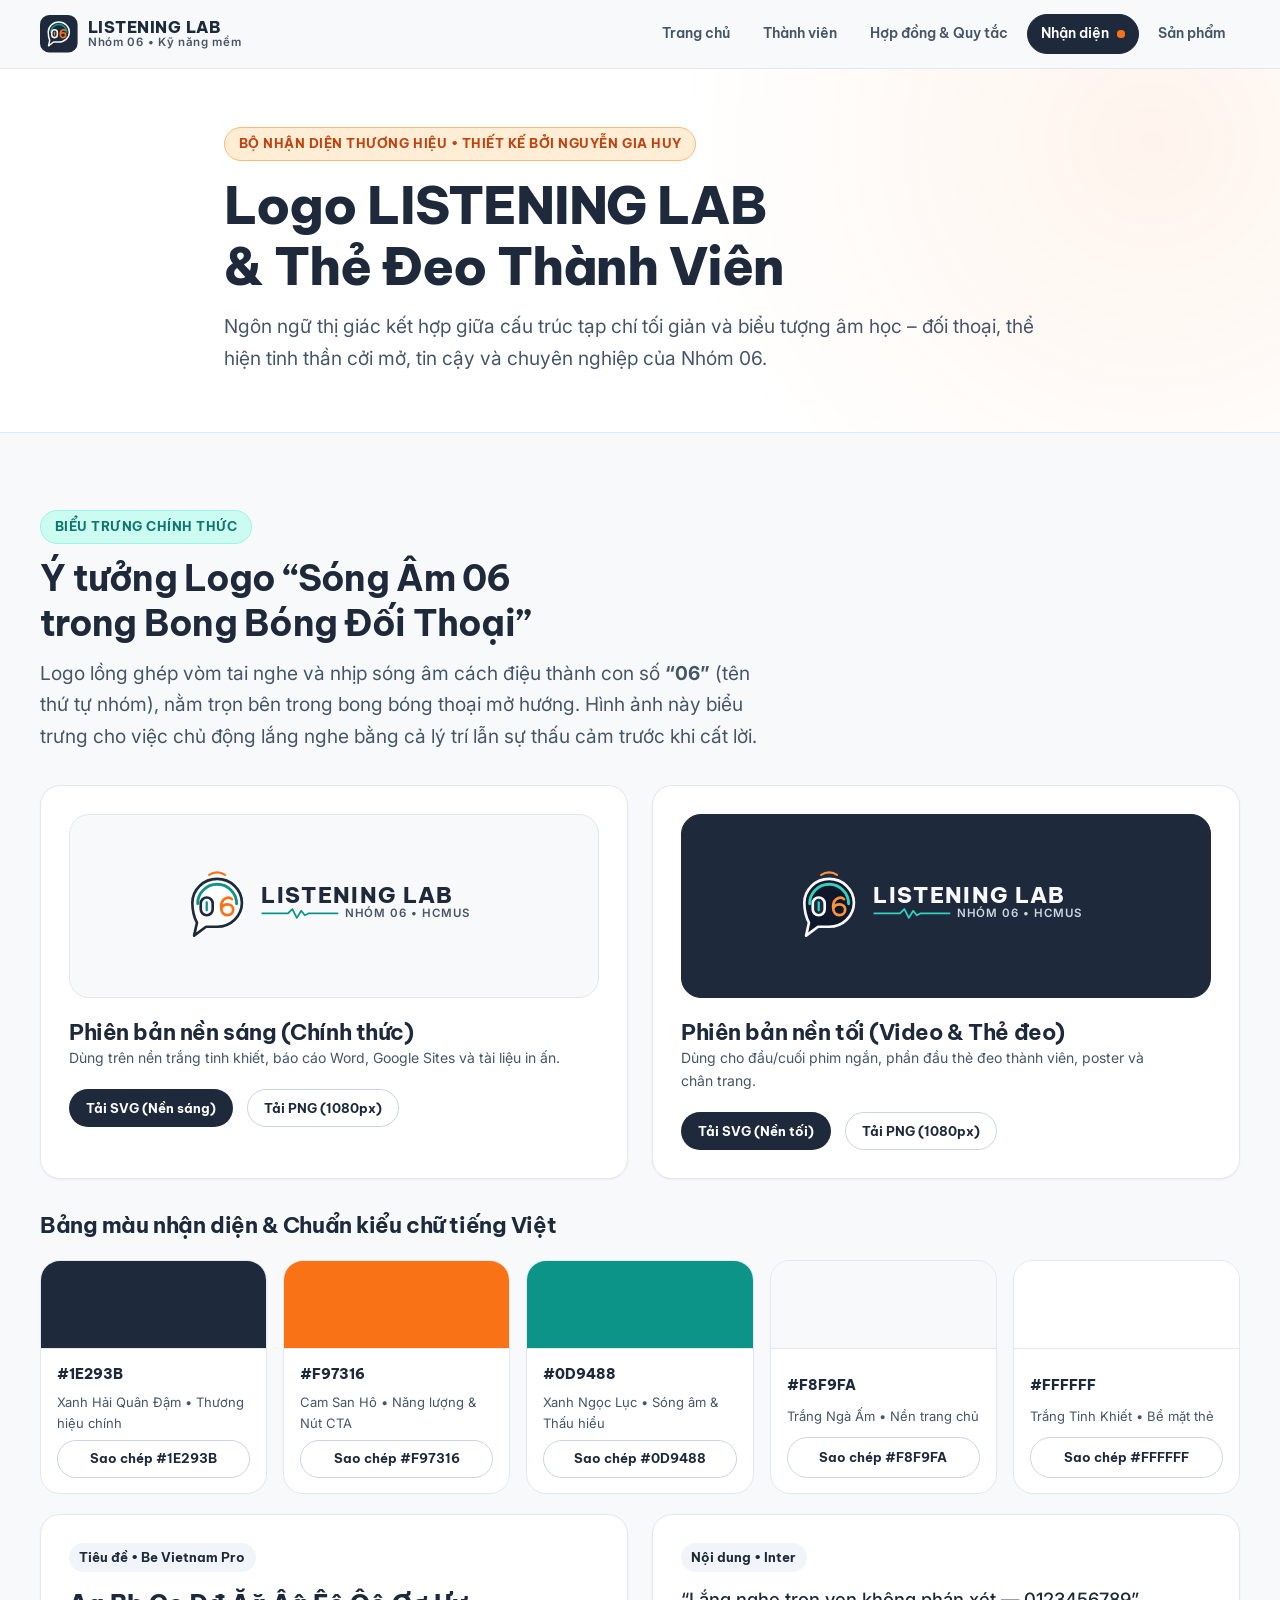
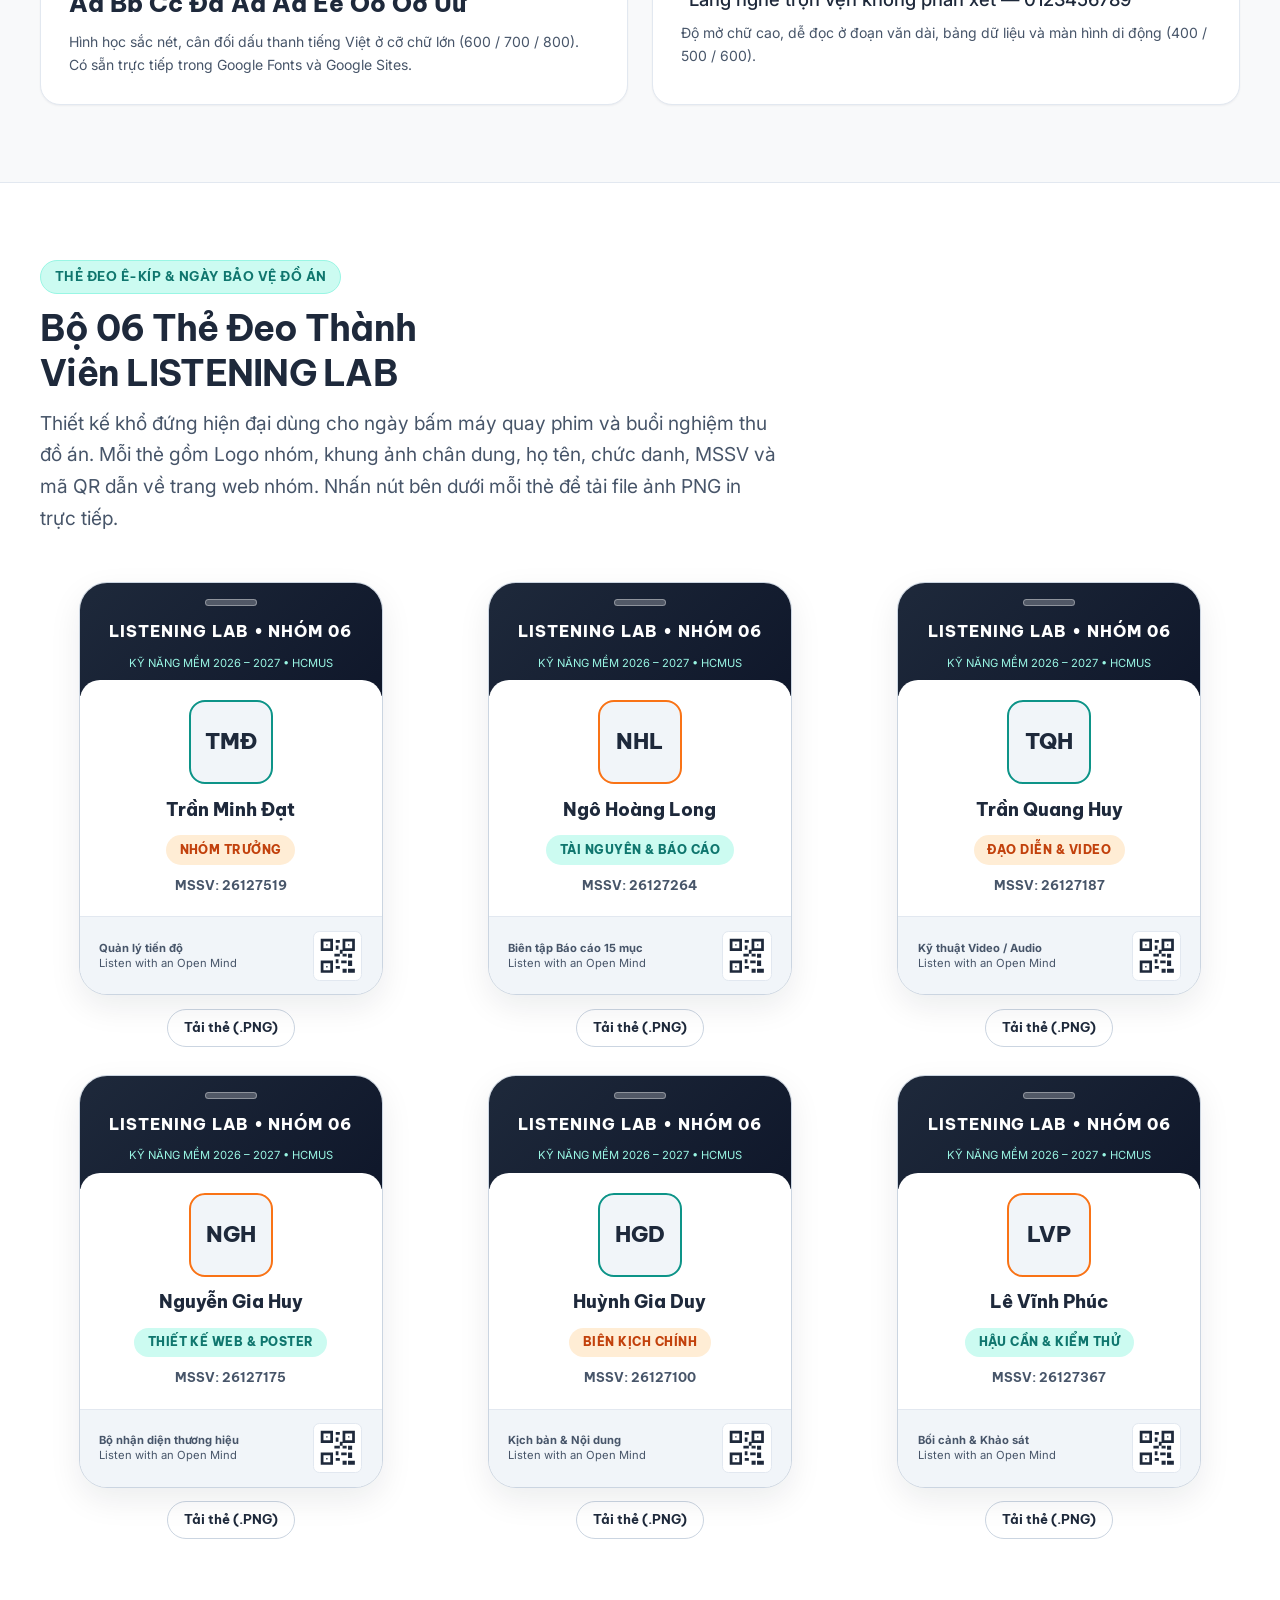
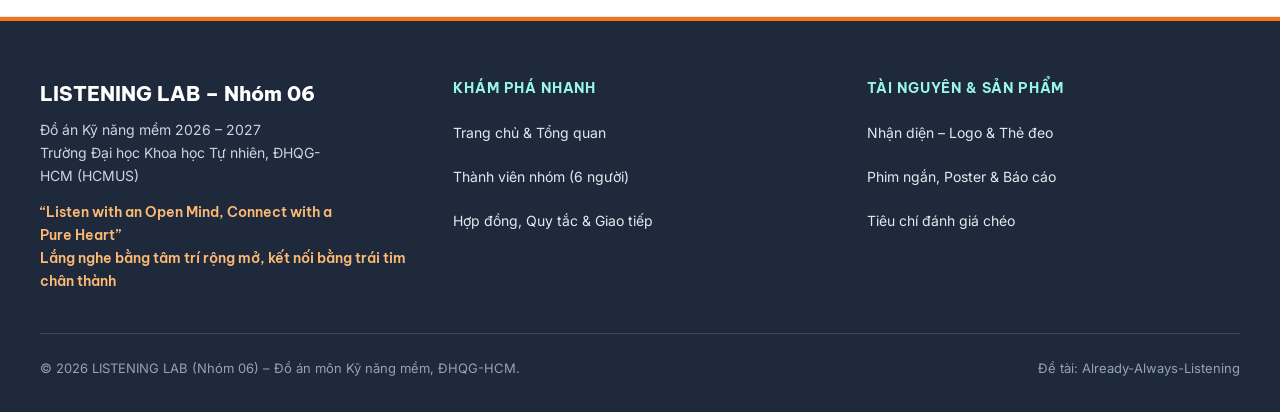
<file: nhan-dien.html>
<!DOCTYPE html>
<html lang="vi">
<head>
  <meta charset="utf-8">
  <meta name="viewport" content="width=device-width, initial-scale=1.0">
  <title>Nhận diện thương hiệu | LISTENING LAB (Nhóm 06) – Logo &amp; Thẻ đeo</title>
  <meta name="description" content="Hệ thống nhận diện thương hiệu LISTENING LAB (Nhóm 06): Logo sóng âm 06, bảng màu, kiểu chữ tiếng Việt và 6 mẫu thẻ đeo thành viên ê-kíp.">
  <link rel="icon" type="image/svg+xml" href="assets/favicon.svg">
  <link rel="preconnect" href="https://fonts.googleapis.com">
  <link rel="preconnect" href="https://fonts.gstatic.com" crossorigin>
  <link href="https://fonts.googleapis.com/css2?family=Be+Vietnam+Pro:wght@600;700;800&family=Inter:wght@400;500;600;700&display=swap" rel="stylesheet">
  <link rel="stylesheet" href="styles/tokens.css">
  <link rel="stylesheet" href="styles/base.css">
  <link rel="stylesheet" href="styles/components.css">
  <link rel="stylesheet" href="styles/pages.css">
</head>
<body>
  <a class="skip-link visually-hidden" href="#noi-dung-chinh">Bỏ qua đến nội dung chính</a>

  <header class="site-header">
    <div class="header-inner">
      <a class="site-logo" href="index.html">
        <svg class="site-logo__mark" viewBox="0 0 64 64" fill="none" aria-hidden="true">
          <rect width="64" height="64" rx="16" fill="#1E293B"/>
          <path d="M14 29C14 19.611 22.059 12 32 12C41.941 12 50 19.611 50 29C50 38.389 41.941 46 32 46H23L14.5 52.5L16.5 43.2C14.9 39.2 14 34.3 14 29Z" stroke="#F8F9FA" stroke-width="2.5" stroke-linejoin="round"/>
          <path d="M18.5 29.5C18.5 22.044 24.544 16 32 16C39.456 16 45.5 22.044 45.5 29.5" stroke="#0D9488" stroke-width="2.75" stroke-linecap="round"/>
          <rect x="20" y="25" width="9.5" height="13.5" rx="4.75" stroke="#F8F9FA" stroke-width="2.6"/>
          <path d="M24.75 29.25V34.25" stroke="#F97316" stroke-width="2.2" stroke-linecap="round"/>
          <path d="M43 26.2C41.8 25.1 39.8 24.8 38.1 25.5C35.8 26.4 34.5 28.9 34.5 32.3C34.5 36.1 36.6 38.5 39.4 38.5C42 38.5 43.8 36.7 43.8 34.2C43.8 31.8 42 30.2 39.5 30.2C37.2 30.2 35.4 31.5 34.7 33.1" stroke="#F97316" stroke-width="2.6" stroke-linecap="round" stroke-linejoin="round"/>
        </svg>
        <span class="site-logo__text">
          <span class="site-logo__name">LISTENING LAB</span>
          <span class="site-logo__sub">Nhóm 06 • Kỹ năng mềm</span>
        </span>
      </a>

      <nav class="site-nav" aria-label="Điều hướng chính">
        <button class="menu-button" type="button" popovertarget="site-menu" popovertargetaction="toggle" aria-controls="site-menu">
          <svg width="18" height="18" viewBox="0 0 24 24" fill="none" stroke="currentColor" stroke-width="2.2" stroke-linecap="round" aria-hidden="true">
            <path d="M4 7h16M4 12h16M4 17h16"/>
          </svg>
          <span>Danh mục</span>
        </button>

        <ul id="site-menu" class="site-menu" popover="auto">
          <li><a href="index.html">Trang chủ</a></li>
          <li><a href="thanh-vien.html">Thành viên</a></li>
          <li><a href="hop-dong.html">Hợp đồng &amp; Quy tắc</a></li>
          <li><a href="nhan-dien.html" aria-current="page">Nhận diện</a></li>
          <li><a href="san-pham.html">Sản phẩm</a></li>
        </ul>
      </nav>
    </div>
  </header>

  <main id="noi-dung-chinh" tabindex="-1">
    <section class="page-hero">
      <div class="container page-hero__inner">
        <span class="section-eyebrow section-eyebrow--coral">Bộ Nhận Diện Thương Hiệu • Thiết kế bởi Nguyễn Gia Huy</span>
        <h1>Logo LISTENING LAB &amp; Thẻ Đeo Thành Viên</h1>
        <p class="section-lead">
          Ngôn ngữ thị giác kết hợp giữa cấu trúc tạp chí tối giản và biểu tượng âm học – đối thoại, thể hiện tinh thần cởi mở, tin cậy và chuyên nghiệp của Nhóm 06.
        </p>
      </div>
    </section>

    <!-- 1. Ý tưởng & Biến thể Logo -->
    <section class="section">
      <div class="container stack-lg">
        <div class="section-header section-header--compact">
          <span class="section-eyebrow section-eyebrow--teal">Biểu trưng chính thức</span>
          <h2>Ý tưởng Logo “Sóng Âm 06 trong Bong Bóng Đối Thoại”</h2>
          <p class="section-lead">
            Logo lồng ghép vòm tai nghe và nhịp sóng âm cách điệu thành con số <strong>“06”</strong> (tên thứ tự nhóm), nằm trọn bên trong bong bóng thoại mở hướng. Hình ảnh này biểu trưng cho việc chủ động lắng nghe bằng cả lý trí lẫn sự thấu cảm trước khi cất lời.
          </p>
        </div>

        <div class="brand-showcase-grid">
          <article class="card stack-md">
            <div class="logo-stage">
              <svg id="logo-light" viewBox="0 0 360 96" width="320" height="85" fill="none" role="img" aria-labelledby="logo-showcase-light">
                <title id="logo-showcase-light">Logo LISTENING LAB phiên bản nền sáng</title>
                <g transform="translate(8, 8)">
                  <path d="M12 37C12 22.088 24.536 10 40 10C55.464 10 68 22.088 68 37C68 51.912 55.464 64 40 64H27.5L14 74L17.2 59.4C13.9 53.2 12 45.4 12 37Z" fill="#FFFFFF" stroke="#1E293B" stroke-width="3" stroke-linejoin="round"/>
                  <path d="M18 38C18 25.85 27.85 16 40 16C52.15 16 62 25.85 62 38" stroke="#0D9488" stroke-width="3.2" stroke-linecap="round"/>
                  <rect x="21.5" y="31" width="13.5" height="20" rx="6.75" fill="#F8F9FA" stroke="#1E293B" stroke-width="3"/>
                  <path d="M28.25 36.5V45.5" stroke="#0D9488" stroke-width="2.6" stroke-linecap="round"/>
                  <path d="M56.8 32.8C55.1 31.2 52.3 30.7 49.9 31.7C46.4 33.1 44.5 36.8 44.5 41.8C44.5 47.4 47.5 51 51.6 51C55.4 51 58.1 48.3 58.1 44.6C58.1 41.1 55.4 38.7 51.8 38.7C48.5 38.7 45.8 40.6 44.8 43" stroke="#F97316" stroke-width="3.1" stroke-linecap="round" stroke-linejoin="round"/>
                  <path d="M31 5.5C33.8 3.6 36.8 2.6 40 2.6C43.2 2.6 46.2 3.6 49 5.5" stroke="#F97316" stroke-width="2.4" stroke-linecap="round"/>
                </g>
                <text x="98" y="45" fill="#1E293B" font-family="'Be Vietnam Pro', system-ui, sans-serif" font-size="25" font-weight="800" letter-spacing="0.06em">LISTENING LAB</text>
                <path d="M99 57H128L133 52L138 62L143 54L147 59L151 57H184" stroke="#0D9488" stroke-width="2" stroke-linecap="round" stroke-linejoin="round"/>
                <text x="192" y="61" fill="#475569" font-family="'Inter', system-ui, sans-serif" font-size="13" font-weight="600" letter-spacing="0.08em">NHÓM 06 • HCMUS</text>
              </svg>
            </div>
            <div>
              <h3>Phiên bản nền sáng (Chính thức)</h3>
              <p class="text-sm">Dùng trên nền trắng tinh khiết, báo cáo Word, Google Sites và tài liệu in ấn.</p>
            </div>
            <div class="btn-group">
              <button class="btn btn--primary btn--sm" type="button" data-export-logo-svg="logo-light">Tải SVG (Nền sáng)</button>
              <button class="btn btn--outline btn--sm" type="button" data-export-logo-png="logo-light">Tải PNG (1080px)</button>
            </div>
          </article>

          <article class="card stack-md">
            <div class="logo-stage logo-stage--dark">
              <svg id="logo-dark" viewBox="0 0 360 96" width="320" height="85" fill="none" role="img" aria-labelledby="logo-showcase-dark">
                <title id="logo-showcase-dark">Logo LISTENING LAB phiên bản nền tối</title>
                <rect width="360" height="96" rx="16" fill="#1E293B"/>
                <g transform="translate(8, 8)">
                  <path d="M12 37C12 22.088 24.536 10 40 10C55.464 10 68 22.088 68 37C68 51.912 55.464 64 40 64H27.5L14 74L17.2 59.4C13.9 53.2 12 45.4 12 37Z" fill="#0F172A" stroke="#F8F9FA" stroke-width="3" stroke-linejoin="round"/>
                  <path d="M18 38C18 25.85 27.85 16 40 16C52.15 16 62 25.85 62 38" stroke="#2DD4BF" stroke-width="3.2" stroke-linecap="round"/>
                  <rect x="21.5" y="31" width="13.5" height="20" rx="6.75" fill="#1E293B" stroke="#F8F9FA" stroke-width="3"/>
                  <path d="M28.25 36.5V45.5" stroke="#2DD4BF" stroke-width="2.6" stroke-linecap="round"/>
                  <path d="M56.8 32.8C55.1 31.2 52.3 30.7 49.9 31.7C46.4 33.1 44.5 36.8 44.5 41.8C44.5 47.4 47.5 51 51.6 51C55.4 51 58.1 48.3 58.1 44.6C58.1 41.1 55.4 38.7 51.8 38.7C48.5 38.7 45.8 40.6 44.8 43" stroke="#FB923C" stroke-width="3.1" stroke-linecap="round" stroke-linejoin="round"/>
                  <path d="M31 5.5C33.8 3.6 36.8 2.6 40 2.6C43.2 2.6 46.2 3.6 49 5.5" stroke="#FB923C" stroke-width="2.4" stroke-linecap="round"/>
                </g>
                <text x="98" y="45" fill="#F8F9FA" font-family="'Be Vietnam Pro', system-ui, sans-serif" font-size="25" font-weight="800" letter-spacing="0.06em">LISTENING LAB</text>
                <path d="M99 57H128L133 52L138 62L143 54L147 59L151 57H184" stroke="#2DD4BF" stroke-width="2" stroke-linecap="round" stroke-linejoin="round"/>
                <text x="192" y="61" fill="#CBD5E1" font-family="'Inter', system-ui, sans-serif" font-size="13" font-weight="600" letter-spacing="0.08em">NHÓM 06 • HCMUS</text>
              </svg>
            </div>
            <div>
              <h3>Phiên bản nền tối (Video &amp; Thẻ đeo)</h3>
              <p class="text-sm">Dùng cho đầu/cuối phim ngắn, phần đầu thẻ đeo thành viên, poster và chân trang.</p>
            </div>
            <div class="btn-group">
              <button class="btn btn--primary btn--sm" type="button" data-export-logo-svg="logo-dark">Tải SVG (Nền tối)</button>
              <button class="btn btn--outline btn--sm" type="button" data-export-logo-png="logo-dark">Tải PNG (1080px)</button>
            </div>
          </article>
        </div>

        <!-- Bảng màu & Kiểu chữ -->
        <div class="stack-md">
          <h3>Bảng màu nhận diện &amp; Chuẩn kiểu chữ tiếng Việt</h3>
          <div class="swatch-grid">
            <article class="swatch-card">
              <div class="swatch-card__color swatch--navy"></div>
              <div class="swatch-card__body">
                <span class="swatch-card__hex">#1E293B</span>
                <span class="text-xs-secondary">Xanh Hải Quân Đậm • Thương hiệu chính</span>
                <button class="btn btn--outline btn--sm" type="button" data-copy-value="#1E293B" data-copy-label="Đã sao chép mã màu #1E293B">Sao chép #1E293B</button>
              </div>
            </article>

            <article class="swatch-card">
              <div class="swatch-card__color swatch--coral"></div>
              <div class="swatch-card__body">
                <span class="swatch-card__hex">#F97316</span>
                <span class="text-xs-secondary">Cam San Hô • Năng lượng &amp; Nút CTA</span>
                <button class="btn btn--outline btn--sm" type="button" data-copy-value="#F97316" data-copy-label="Đã sao chép mã màu #F97316">Sao chép #F97316</button>
              </div>
            </article>

            <article class="swatch-card">
              <div class="swatch-card__color swatch--teal"></div>
              <div class="swatch-card__body">
                <span class="swatch-card__hex">#0D9488</span>
                <span class="text-xs-secondary">Xanh Ngọc Lục • Sóng âm &amp; Thấu hiểu</span>
                <button class="btn btn--outline btn--sm" type="button" data-copy-value="#0D9488" data-copy-label="Đã sao chép mã màu #0D9488">Sao chép #0D9488</button>
              </div>
            </article>

            <article class="swatch-card">
              <div class="swatch-card__color swatch--canvas"></div>
              <div class="swatch-card__body">
                <span class="swatch-card__hex">#F8F9FA</span>
                <span class="text-xs-secondary">Trắng Ngà Ấm • Nền trang chủ</span>
                <button class="btn btn--outline btn--sm" type="button" data-copy-value="#F8F9FA" data-copy-label="Đã sao chép mã màu #F8F9FA">Sao chép #F8F9FA</button>
              </div>
            </article>

            <article class="swatch-card">
              <div class="swatch-card__color swatch--white"></div>
              <div class="swatch-card__body">
                <span class="swatch-card__hex">#FFFFFF</span>
                <span class="text-xs-secondary">Trắng Tinh Khiết • Bề mặt thẻ</span>
                <button class="btn btn--outline btn--sm" type="button" data-copy-value="#FFFFFF" data-copy-label="Đã sao chép mã màu #FFFFFF">Sao chép #FFFFFF</button>
              </div>
            </article>
          </div>

          <div class="brand-showcase-grid">
            <article class="card">
              <span class="stat-chip">Tiêu đề • Be Vietnam Pro</span>
              <p class="specimen-display">
                Aa Bb Cc Đđ Ăă Ââ Êê Ôô Ơơ Ưư
              </p>
              <p class="text-sm">
                Hình học sắc nét, cân đối dấu thanh tiếng Việt ở cỡ chữ lớn (600 / 700 / 800). Có sẵn trực tiếp trong Google Fonts và Google Sites.
              </p>
            </article>
            <article class="card">
              <span class="stat-chip">Nội dung • Inter</span>
              <p class="specimen-body">
                “Lắng nghe trọn vẹn không phán xét — 0123456789”
              </p>
              <p class="text-sm">
                Độ mở chữ cao, dễ đọc ở đoạn văn dài, bảng dữ liệu và màn hình di động (400 / 500 / 600).
              </p>
            </article>
          </div>
        </div>
      </div>
    </section>

    <!-- 2. Thẻ Đeo Thành Viên (Lanyard Crew ID Cards) -->
    <section class="section section--tint">
      <div class="container">
        <div class="section-header">
          <span class="section-eyebrow section-eyebrow--teal">Thẻ đeo ê-kíp &amp; Ngày bảo vệ đồ án</span>
          <h2>Bộ 06 Thẻ Đeo Thành Viên LISTENING LAB</h2>
          <p class="section-lead">
            Thiết kế khổ đứng hiện đại dùng cho ngày bấm máy quay phim và buổi nghiệm thu đồ án. Mỗi thẻ gồm Logo nhóm, khung ảnh chân dung, họ tên, chức danh, MSSV và mã QR dẫn về trang web nhóm. Nhấn nút bên dưới mỗi thẻ để tải file ảnh PNG in trực tiếp.
          </p>
        </div>

        <div class="badges-grid">
          <!-- Thẻ 1: Trần Minh Đạt -->
          <div class="lanyard-wrap">
            <article class="id-badge">
              <div class="id-badge__header">
                <div class="id-badge__slot" aria-hidden="true"></div>
                <span class="id-badge__brand">LISTENING LAB • NHÓM 06</span>
                <span class="id-badge__sub">KỸ NĂNG MỀM 2026 – 2027 • HCMUS</span>
              </div>
              <div class="id-badge__body">
                <div class="id-badge__photo" aria-hidden="true">TMĐ</div>
                <span class="id-badge__name">Trần Minh Đạt</span>
                <span class="id-badge__role">NHÓM TRƯỞNG</span>
                <span class="id-badge__mssv">MSSV: 26127519</span>
              </div>
              <div class="id-badge__footer">
                <div class="id-badge__meta">
                  <strong>Quản lý tiến độ</strong><br>
                  <span lang="en">Listen with an Open Mind</span>
                </div>
                <svg class="id-badge__qr" viewBox="0 0 29 29" role="img" aria-label="Mã QR dẫn về website nhóm LISTENING LAB">
                  <rect width="29" height="29" fill="#FFFFFF"/>
                  <path fill="#1E293B" d="M2 2h9v9H2zm2 2v5h5V4zm2 2h1v1H6zM18 2h9v9h-9zm2 2v5h5V4zm2 2h1v1h-1zM2 18h9v9H2zm2 2v5h5v-5zm2 2h1v1H6zM13 3h3v2h-3zm0 4h2v3h-2zm3 3h2v3h-2zm-4 3h4v2h-4zm6 0h3v2h-3zm4 0h3v3h-3zm-9 4h2v3h-2zm4 1h4v2h-4zm5 0h3v4h-3zm-9 4h3v2h-3zm5 2h3v3h-3zm4 0h5v3h-5z"/>
                </svg>
              </div>
            </article>
            <button class="btn btn--outline btn--sm" type="button" data-export-badge="dat">
              Tải thẻ (.PNG) <span class="visually-hidden">của Trần Minh Đạt</span>
            </button>
          </div>

          <!-- Thẻ 2: Ngô Hoàng Long -->
          <div class="lanyard-wrap">
            <article class="id-badge">
              <div class="id-badge__header">
                <div class="id-badge__slot" aria-hidden="true"></div>
                <span class="id-badge__brand">LISTENING LAB • NHÓM 06</span>
                <span class="id-badge__sub">KỸ NĂNG MỀM 2026 – 2027 • HCMUS</span>
              </div>
              <div class="id-badge__body">
                <div class="id-badge__photo id-badge__photo--coral" aria-hidden="true">NHL</div>
                <span class="id-badge__name">Ngô Hoàng Long</span>
                <span class="id-badge__role id-badge__role--teal">TÀI NGUYÊN &amp; BÁO CÁO</span>
                <span class="id-badge__mssv">MSSV: 26127264</span>
              </div>
              <div class="id-badge__footer">
                <div class="id-badge__meta">
                  <strong>Biên tập Báo cáo 15 mục</strong><br>
                  <span lang="en">Listen with an Open Mind</span>
                </div>
                <svg class="id-badge__qr" viewBox="0 0 29 29" role="img" aria-label="Mã QR dẫn về website nhóm LISTENING LAB">
                  <rect width="29" height="29" fill="#FFFFFF"/>
                  <path fill="#1E293B" d="M2 2h9v9H2zm2 2v5h5V4zm2 2h1v1H6zM18 2h9v9h-9zm2 2v5h5V4zm2 2h1v1h-1zM2 18h9v9H2zm2 2v5h5v-5zm2 2h1v1H6zM13 3h3v2h-3zm0 4h2v3h-2zm3 3h2v3h-2zm-4 3h4v2h-4zm6 0h3v2h-3zm4 0h3v3h-3zm-9 4h2v3h-2zm4 1h4v2h-4zm5 0h3v4h-3zm-9 4h3v2h-3zm5 2h3v3h-3zm4 0h5v3h-5z"/>
                </svg>
              </div>
            </article>
            <button class="btn btn--outline btn--sm" type="button" data-export-badge="long">
              Tải thẻ (.PNG) <span class="visually-hidden">của Ngô Hoàng Long</span>
            </button>
          </div>

          <!-- Thẻ 3: Trần Quang Huy -->
          <div class="lanyard-wrap">
            <article class="id-badge">
              <div class="id-badge__header">
                <div class="id-badge__slot" aria-hidden="true"></div>
                <span class="id-badge__brand">LISTENING LAB • NHÓM 06</span>
                <span class="id-badge__sub">KỸ NĂNG MỀM 2026 – 2027 • HCMUS</span>
              </div>
              <div class="id-badge__body">
                <div class="id-badge__photo" aria-hidden="true">TQH</div>
                <span class="id-badge__name">Trần Quang Huy</span>
                <span class="id-badge__role">ĐẠO DIỄN &amp; VIDEO</span>
                <span class="id-badge__mssv">MSSV: 26127187</span>
              </div>
              <div class="id-badge__footer">
                <div class="id-badge__meta">
                  <strong>Kỹ thuật Video / Audio</strong><br>
                  <span lang="en">Listen with an Open Mind</span>
                </div>
                <svg class="id-badge__qr" viewBox="0 0 29 29" role="img" aria-label="Mã QR dẫn về website nhóm LISTENING LAB">
                  <rect width="29" height="29" fill="#FFFFFF"/>
                  <path fill="#1E293B" d="M2 2h9v9H2zm2 2v5h5V4zm2 2h1v1H6zM18 2h9v9h-9zm2 2v5h5V4zm2 2h1v1h-1zM2 18h9v9H2zm2 2v5h5v-5zm2 2h1v1H6zM13 3h3v2h-3zm0 4h2v3h-2zm3 3h2v3h-2zm-4 3h4v2h-4zm6 0h3v2h-3zm4 0h3v3h-3zm-9 4h2v3h-2zm4 1h4v2h-4zm5 0h3v4h-3zm-9 4h3v2h-3zm5 2h3v3h-3zm4 0h5v3h-5z"/>
                </svg>
              </div>
            </article>
            <button class="btn btn--outline btn--sm" type="button" data-export-badge="qhuy">
              Tải thẻ (.PNG) <span class="visually-hidden">của Trần Quang Huy</span>
            </button>
          </div>

          <!-- Thẻ 4: Nguyễn Gia Huy -->
          <div class="lanyard-wrap">
            <article class="id-badge">
              <div class="id-badge__header">
                <div class="id-badge__slot" aria-hidden="true"></div>
                <span class="id-badge__brand">LISTENING LAB • NHÓM 06</span>
                <span class="id-badge__sub">KỸ NĂNG MỀM 2026 – 2027 • HCMUS</span>
              </div>
              <div class="id-badge__body">
                <div class="id-badge__photo id-badge__photo--coral" aria-hidden="true">NGH</div>
                <span class="id-badge__name">Nguyễn Gia Huy</span>
                <span class="id-badge__role id-badge__role--teal">THIẾT KẾ WEB &amp; POSTER</span>
                <span class="id-badge__mssv">MSSV: 26127175</span>
              </div>
              <div class="id-badge__footer">
                <div class="id-badge__meta">
                  <strong>Bộ nhận diện thương hiệu</strong><br>
                  <span lang="en">Listen with an Open Mind</span>
                </div>
                <svg class="id-badge__qr" viewBox="0 0 29 29" role="img" aria-label="Mã QR dẫn về website nhóm LISTENING LAB">
                  <rect width="29" height="29" fill="#FFFFFF"/>
                  <path fill="#1E293B" d="M2 2h9v9H2zm2 2v5h5V4zm2 2h1v1H6zM18 2h9v9h-9zm2 2v5h5V4zm2 2h1v1h-1zM2 18h9v9H2zm2 2v5h5v-5zm2 2h1v1H6zM13 3h3v2h-3zm0 4h2v3h-2zm3 3h2v3h-2zm-4 3h4v2h-4zm6 0h3v2h-3zm4 0h3v3h-3zm-9 4h2v3h-2zm4 1h4v2h-4zm5 0h3v4h-3zm-9 4h3v2h-3zm5 2h3v3h-3zm4 0h5v3h-5z"/>
                </svg>
              </div>
            </article>
            <button class="btn btn--outline btn--sm" type="button" data-export-badge="ghuy">
              Tải thẻ (.PNG) <span class="visually-hidden">của Nguyễn Gia Huy</span>
            </button>
          </div>

          <!-- Thẻ 5: Huỳnh Gia Duy -->
          <div class="lanyard-wrap">
            <article class="id-badge">
              <div class="id-badge__header">
                <div class="id-badge__slot" aria-hidden="true"></div>
                <span class="id-badge__brand">LISTENING LAB • NHÓM 06</span>
                <span class="id-badge__sub">KỸ NĂNG MỀM 2026 – 2027 • HCMUS</span>
              </div>
              <div class="id-badge__body">
                <div class="id-badge__photo" aria-hidden="true">HGD</div>
                <span class="id-badge__name">Huỳnh Gia Duy</span>
                <span class="id-badge__role">BIÊN KỊCH CHÍNH</span>
                <span class="id-badge__mssv">MSSV: 26127100</span>
              </div>
              <div class="id-badge__footer">
                <div class="id-badge__meta">
                  <strong>Kịch bản &amp; Nội dung</strong><br>
                  <span lang="en">Listen with an Open Mind</span>
                </div>
                <svg class="id-badge__qr" viewBox="0 0 29 29" role="img" aria-label="Mã QR dẫn về website nhóm LISTENING LAB">
                  <rect width="29" height="29" fill="#FFFFFF"/>
                  <path fill="#1E293B" d="M2 2h9v9H2zm2 2v5h5V4zm2 2h1v1H6zM18 2h9v9h-9zm2 2v5h5V4zm2 2h1v1h-1zM2 18h9v9H2zm2 2v5h5v-5zm2 2h1v1H6zM13 3h3v2h-3zm0 4h2v3h-2zm3 3h2v3h-2zm-4 3h4v2h-4zm6 0h3v2h-3zm4 0h3v3h-3zm-9 4h2v3h-2zm4 1h4v2h-4zm5 0h3v4h-3zm-9 4h3v2h-3zm5 2h3v3h-3zm4 0h5v3h-5z"/>
                </svg>
              </div>
            </article>
            <button class="btn btn--outline btn--sm" type="button" data-export-badge="duy">
              Tải thẻ (.PNG) <span class="visually-hidden">của Huỳnh Gia Duy</span>
            </button>
          </div>

          <!-- Thẻ 6: Lê Vĩnh Phúc -->
          <div class="lanyard-wrap">
            <article class="id-badge">
              <div class="id-badge__header">
                <div class="id-badge__slot" aria-hidden="true"></div>
                <span class="id-badge__brand">LISTENING LAB • NHÓM 06</span>
                <span class="id-badge__sub">KỸ NĂNG MỀM 2026 – 2027 • HCMUS</span>
              </div>
              <div class="id-badge__body">
                <div class="id-badge__photo id-badge__photo--coral" aria-hidden="true">LVP</div>
                <span class="id-badge__name">Lê Vĩnh Phúc</span>
                <span class="id-badge__role id-badge__role--teal">HẬU CẦN &amp; KIỂM THỬ</span>
                <span class="id-badge__mssv">MSSV: 26127367</span>
              </div>
              <div class="id-badge__footer">
                <div class="id-badge__meta">
                  <strong>Bối cảnh &amp; Khảo sát</strong><br>
                  <span lang="en">Listen with an Open Mind</span>
                </div>
                <svg class="id-badge__qr" viewBox="0 0 29 29" role="img" aria-label="Mã QR dẫn về website nhóm LISTENING LAB">
                  <rect width="29" height="29" fill="#FFFFFF"/>
                  <path fill="#1E293B" d="M2 2h9v9H2zm2 2v5h5V4zm2 2h1v1H6zM18 2h9v9h-9zm2 2v5h5V4zm2 2h1v1h-1zM2 18h9v9H2zm2 2v5h5v-5zm2 2h1v1H6zM13 3h3v2h-3zm0 4h2v3h-2zm3 3h2v3h-2zm-4 3h4v2h-4zm6 0h3v2h-3zm4 0h3v3h-3zm-9 4h2v3h-2zm4 1h4v2h-4zm5 0h3v4h-3zm-9 4h3v2h-3zm5 2h3v3h-3zm4 0h5v3h-5z"/>
                </svg>
              </div>
            </article>
            <button class="btn btn--outline btn--sm" type="button" data-export-badge="phuc">
              Tải thẻ (.PNG) <span class="visually-hidden">của Lê Vĩnh Phúc</span>
            </button>
          </div>
        </div>
      </div>
    </section>
  </main>

  <footer class="site-footer">
    <div class="container">
      <div class="footer-grid">
        <div>
          <p class="footer-brand__title">LISTENING LAB – Nhóm 06</p>
          <p class="footer-brand__meta">
            Đồ án Kỹ năng mềm 2026 – 2027<br>
            Trường Đại học Khoa học Tự nhiên, ĐHQG-HCM (HCMUS)
          </p>
          <p class="footer-brand__slogan">
            <span lang="en">“Listen with an Open Mind, Connect with a Pure Heart”</span><br>
            Lắng nghe bằng tâm trí rộng mở, kết nối bằng trái tim chân thành
          </p>
        </div>

        <div>
          <p class="footer-heading">Khám phá nhanh</p>
          <ul class="footer-links">
            <li><a href="index.html">Trang chủ &amp; Tổng quan</a></li>
            <li><a href="thanh-vien.html">Thành viên nhóm (6 người)</a></li>
            <li><a href="hop-dong.html">Hợp đồng, Quy tắc &amp; Giao tiếp</a></li>
          </ul>
        </div>

        <div>
          <p class="footer-heading">Tài nguyên &amp; Sản phẩm</p>
          <ul class="footer-links">
            <li><a href="nhan-dien.html">Nhận diện – Logo &amp; Thẻ đeo</a></li>
            <li><a href="san-pham.html">Phim ngắn, Poster &amp; Báo cáo</a></li>
            <li><a href="hop-dong.html#danh-gia-cheo">Tiêu chí đánh giá chéo</a></li>
          </ul>
        </div>
      </div>

      <div class="footer-bottom">
        <p>© 2026 LISTENING LAB (Nhóm 06) – Đồ án môn Kỹ năng mềm, ĐHQG-HCM.</p>
        <p>Đề tài: <span lang="en">Already-Always-Listening</span></p>
      </div>
    </div>
  </footer>

  <div id="toast-live" class="toast-live" role="status" aria-live="polite"></div>
  <script src="scripts/main.js" defer></script>
</body>
</html>
</file>
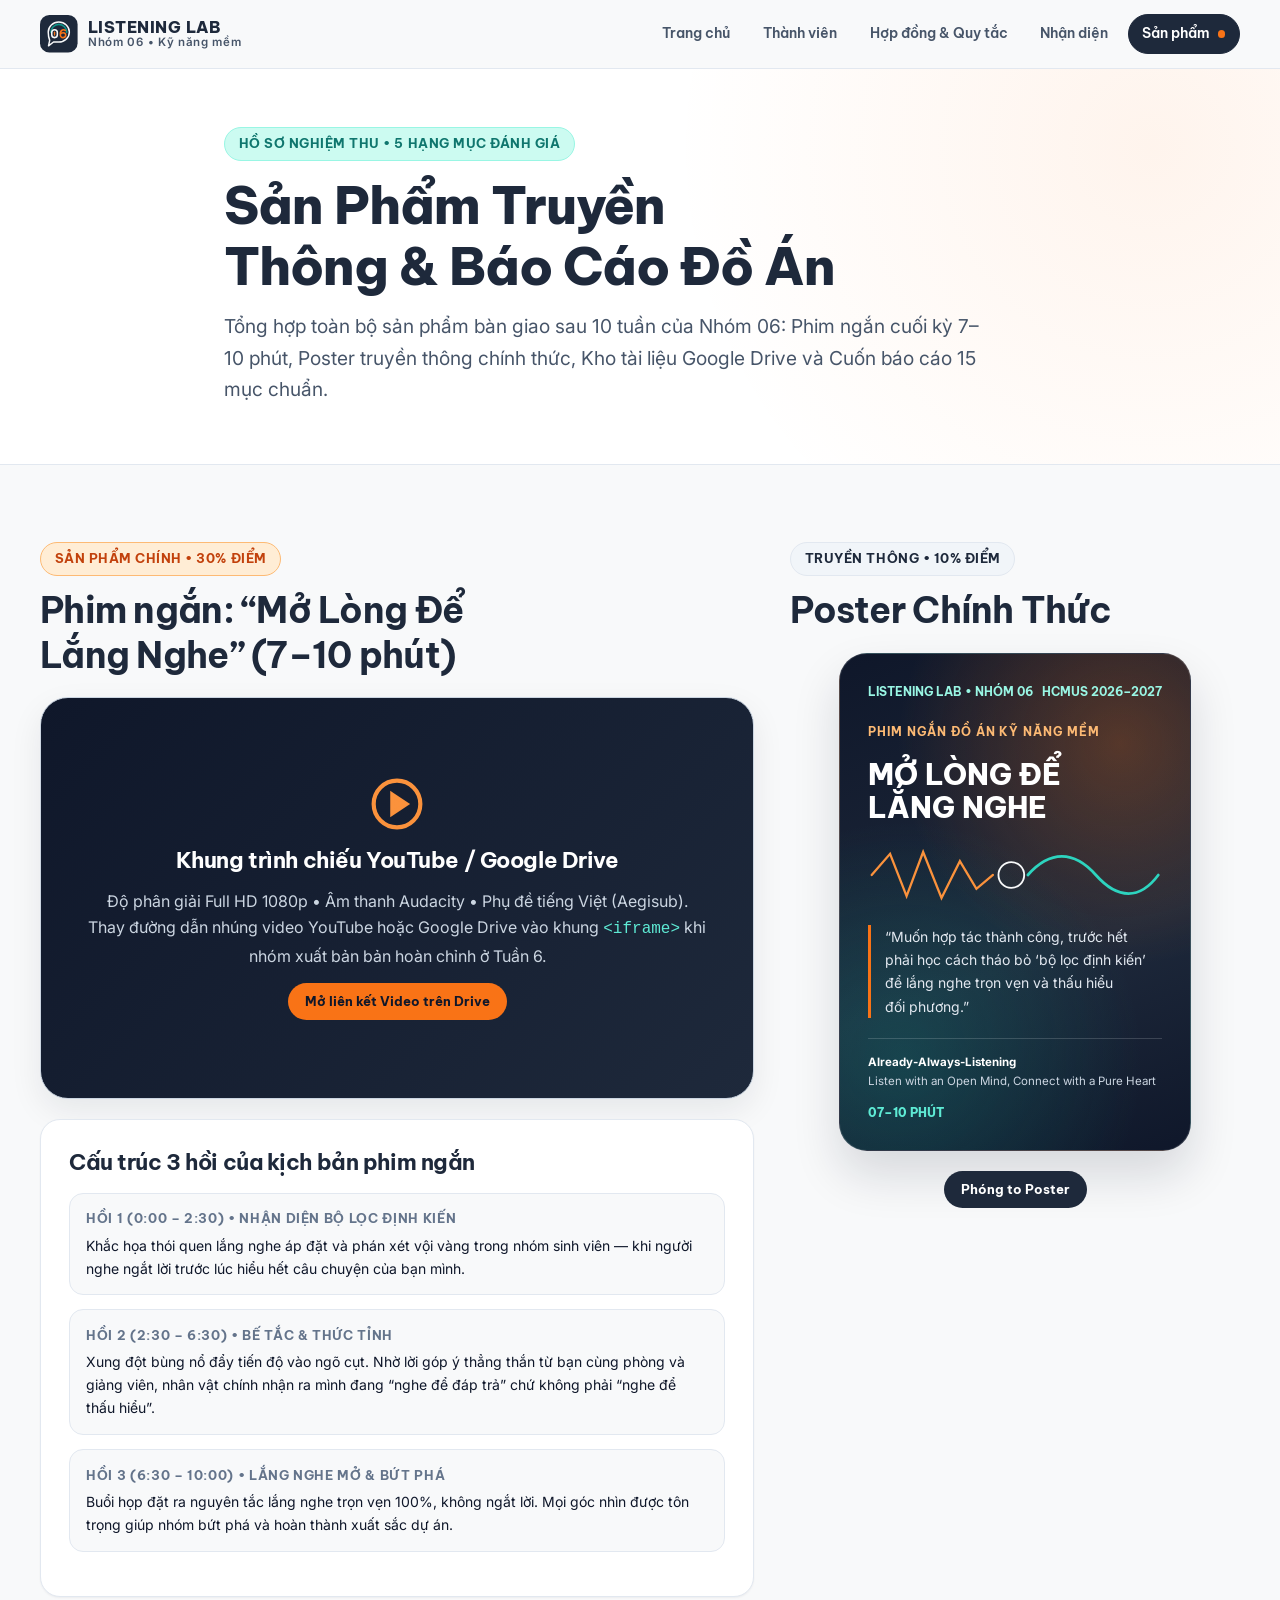
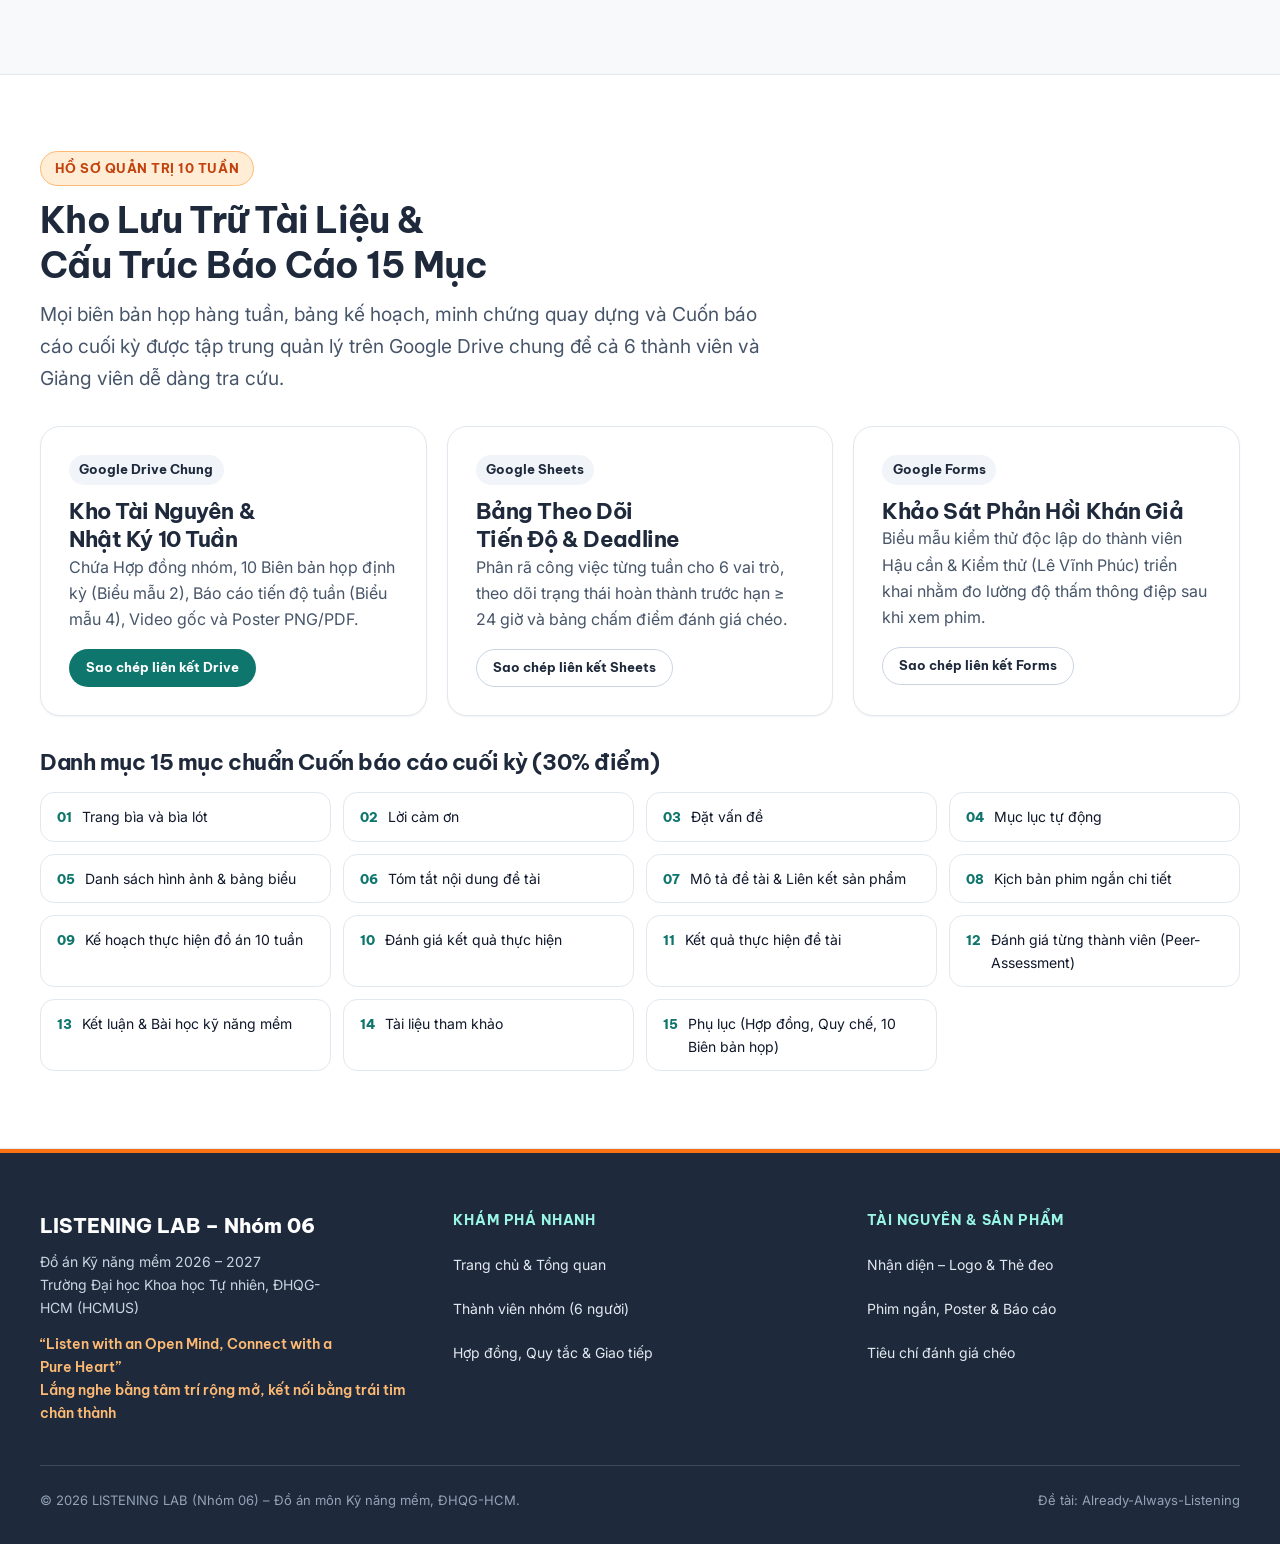
<file: san-pham.html>
<!DOCTYPE html>
<html lang="vi">
<head>
  <meta charset="utf-8">
  <meta name="viewport" content="width=device-width, initial-scale=1.0">
  <title>Sản phẩm &amp; Báo cáo | LISTENING LAB (Nhóm 06) – Đồ án Kỹ năng mềm</title>
  <meta name="description" content="Trưng bày sản phẩm cuối kỳ của Nhóm 06 LISTENING LAB: Phim ngắn Mở Lòng Để Lắng Nghe, Poster truyền thông, Kho Drive 10 tuần và Cuốn báo cáo 15 mục.">
  <link rel="icon" type="image/svg+xml" href="assets/favicon.svg">
  <link rel="preconnect" href="https://fonts.googleapis.com">
  <link rel="preconnect" href="https://fonts.gstatic.com" crossorigin>
  <link href="https://fonts.googleapis.com/css2?family=Be+Vietnam+Pro:wght@600;700;800&family=Inter:wght@400;500;600;700&display=swap" rel="stylesheet">
  <link rel="stylesheet" href="styles/tokens.css">
  <link rel="stylesheet" href="styles/base.css">
  <link rel="stylesheet" href="styles/components.css">
  <link rel="stylesheet" href="styles/pages.css">
</head>
<body>
  <a class="skip-link visually-hidden" href="#noi-dung-chinh">Bỏ qua đến nội dung chính</a>

  <header class="site-header">
    <div class="header-inner">
      <a class="site-logo" href="index.html">
        <svg class="site-logo__mark" viewBox="0 0 64 64" fill="none" aria-hidden="true">
          <rect width="64" height="64" rx="16" fill="#1E293B"/>
          <path d="M14 29C14 19.611 22.059 12 32 12C41.941 12 50 19.611 50 29C50 38.389 41.941 46 32 46H23L14.5 52.5L16.5 43.2C14.9 39.2 14 34.3 14 29Z" stroke="#F8F9FA" stroke-width="2.5" stroke-linejoin="round"/>
          <path d="M18.5 29.5C18.5 22.044 24.544 16 32 16C39.456 16 45.5 22.044 45.5 29.5" stroke="#0D9488" stroke-width="2.75" stroke-linecap="round"/>
          <rect x="20" y="25" width="9.5" height="13.5" rx="4.75" stroke="#F8F9FA" stroke-width="2.6"/>
          <path d="M24.75 29.25V34.25" stroke="#F97316" stroke-width="2.2" stroke-linecap="round"/>
          <path d="M43 26.2C41.8 25.1 39.8 24.8 38.1 25.5C35.8 26.4 34.5 28.9 34.5 32.3C34.5 36.1 36.6 38.5 39.4 38.5C42 38.5 43.8 36.7 43.8 34.2C43.8 31.8 42 30.2 39.5 30.2C37.2 30.2 35.4 31.5 34.7 33.1" stroke="#F97316" stroke-width="2.6" stroke-linecap="round" stroke-linejoin="round"/>
        </svg>
        <span class="site-logo__text">
          <span class="site-logo__name">LISTENING LAB</span>
          <span class="site-logo__sub">Nhóm 06 • Kỹ năng mềm</span>
        </span>
      </a>

      <nav class="site-nav" aria-label="Điều hướng chính">
        <button class="menu-button" type="button" popovertarget="site-menu" popovertargetaction="toggle" aria-controls="site-menu">
          <svg width="18" height="18" viewBox="0 0 24 24" fill="none" stroke="currentColor" stroke-width="2.2" stroke-linecap="round" aria-hidden="true">
            <path d="M4 7h16M4 12h16M4 17h16"/>
          </svg>
          <span>Danh mục</span>
        </button>

        <ul id="site-menu" class="site-menu" popover="auto">
          <li><a href="index.html">Trang chủ</a></li>
          <li><a href="thanh-vien.html">Thành viên</a></li>
          <li><a href="hop-dong.html">Hợp đồng &amp; Quy tắc</a></li>
          <li><a href="nhan-dien.html">Nhận diện</a></li>
          <li><a href="san-pham.html" aria-current="page">Sản phẩm</a></li>
        </ul>
      </nav>
    </div>
  </header>

  <main id="noi-dung-chinh" tabindex="-1">
    <section class="page-hero">
      <div class="container page-hero__inner">
        <span class="section-eyebrow section-eyebrow--teal">Hồ sơ nghiệm thu • 5 Hạng mục đánh giá</span>
        <h1>Sản Phẩm Truyền Thông &amp; Báo Cáo Đồ Án</h1>
        <p class="section-lead">
          Tổng hợp toàn bộ sản phẩm bàn giao sau 10 tuần của Nhóm 06: Phim ngắn cuối kỳ 7–10 phút, Poster truyền thông chính thức, Kho tài liệu Google Drive và Cuốn báo cáo 15 mục chuẩn.
        </p>
      </div>
    </section>

    <!-- 1. Phim ngắn & Poster -->
    <section class="section">
      <div class="container deliverable-split">
        <!-- Cột trái: Phim ngắn cuối kỳ -->
        <div class="stack-md">
          <div>
            <span class="section-eyebrow section-eyebrow--coral mb-sm">Sản phẩm chính • 30% Điểm</span>
            <h2>Phim ngắn: “Mở Lòng Để Lắng Nghe” (7–10 phút)</h2>
          </div>

          <div class="video-frame" role="region" aria-label="Khung nhúng phim ngắn Mở Lòng Để Lắng Nghe">
            <svg class="video-frame__icon" width="56" height="56" viewBox="0 0 24 24" fill="none" stroke="#FB923C" stroke-width="1.8" aria-hidden="true">
              <circle cx="12" cy="12" r="10"/>
              <polygon points="10 8 16 12 10 16 10 8" fill="#FB923C"/>
            </svg>
            <h3 class="video-frame__title">Khung trình chiếu YouTube / Google Drive</h3>
            <p>
              Độ phân giải Full HD 1080p • Âm thanh Audacity • Phụ đề tiếng Việt (Aegisub).<br>
              Thay đường dẫn nhúng video YouTube hoặc Google Drive vào khung <code class="video-frame__code">&lt;iframe&gt;</code> khi nhóm xuất bản bản hoàn chỉnh ở Tuần 6.
            </p>
            <div class="btn-group btn-group--center">
              <a class="btn btn--coral btn--sm" href="#kho-tai-nguyen">Mở liên kết Video trên Drive</a>
            </div>
          </div>

          <div class="card">
            <h3 class="mb-md">Cấu trúc 3 hồi của kịch bản phim ngắn</h3>
            <dl class="modal-detail-list mt-0">
              <div class="modal-detail-item">
                <dt>Hồi 1 (0:00 – 2:30) • Nhận diện bộ lọc định kiến</dt>
                <dd>Khắc họa thói quen lắng nghe áp đặt và phán xét vội vàng trong nhóm sinh viên — khi người nghe ngắt lời trước lúc hiểu hết câu chuyện của bạn mình.</dd>
              </div>
              <div class="modal-detail-item">
                <dt>Hồi 2 (2:30 – 6:30) • Bế tắc &amp; Thức tỉnh</dt>
                <dd>Xung đột bùng nổ đẩy tiến độ vào ngõ cụt. Nhờ lời góp ý thẳng thắn từ bạn cùng phòng và giảng viên, nhân vật chính nhận ra mình đang “nghe để đáp trả” chứ không phải “nghe để thấu hiểu”.</dd>
              </div>
              <div class="modal-detail-item">
                <dt>Hồi 3 (6:30 – 10:00) • Lắng nghe mở &amp; Bứt phá</dt>
                <dd>Buổi họp đặt ra nguyên tắc lắng nghe trọn vẹn 100%, không ngắt lời. Mọi góc nhìn được tôn trọng giúp nhóm bứt phá và hoàn thành xuất sắc dự án.</dd>
              </div>
            </dl>
          </div>
        </div>

        <!-- Cột phải: Poster truyền thông chính thức -->
        <aside class="stack-md">
          <div>
            <span class="section-eyebrow mb-sm">Truyền thông • 10% Điểm</span>
            <h2>Poster Chính Thức</h2>
          </div>

          <div class="poster-mockup">
            <div class="poster-mockup__top">
              <span>LISTENING LAB • NHÓM 06</span>
              <span>HCMUS 2026–2027</span>
            </div>

            <div class="poster-mockup__center">
              <span class="poster-mockup__kicker">
                Phim ngắn Đồ án Kỹ năng mềm
              </span>
              <p class="poster-mockup__title">MỞ LÒNG ĐỂ LẮNG NGHE</p>
              <svg viewBox="0 0 320 74" fill="none" aria-hidden="true">
                <path d="M4 37 L24 14 L42 60 L60 12 L80 62 L100 22 L118 52 L136 37" stroke="#FB923C" stroke-width="2.5" stroke-linecap="round"/>
                <circle cx="156" cy="37" r="14" stroke="#F8F9FA" stroke-width="2"/>
                <path d="M174 37 C198 10, 224 10, 248 37 C272 64, 296 64, 316 37" stroke="#2DD4BF" stroke-width="3" stroke-linecap="round"/>
              </svg>
              <p class="poster-mockup__quote">
                “Muốn hợp tác thành công, trước hết phải học cách tháo bỏ ‘bộ lọc định kiến’ để lắng nghe trọn vẹn và thấu hiểu đối phương.”
              </p>
            </div>

            <div class="poster-mockup__bottom">
              <div>
                <strong lang="en">Already-Always-Listening</strong><br>
                <span lang="en">Listen with an Open Mind, Connect with a Pure Heart</span>
              </div>
              <span class="poster-mockup__duration">07–10 PHÚT</span>
            </div>
          </div>

          <div class="btn-group btn-group--center">
            <button id="poster-zoom-btn" class="btn btn--primary btn--sm" type="button">Phóng to Poster</button>
          </div>
        </aside>
      </div>
    </section>

    <!-- 2. Kho lưu trữ Drive & Báo cáo 15 mục -->
    <section id="kho-tai-nguyen" class="section section--tint">
      <div class="container stack-lg">
        <div class="section-header section-header--compact">
          <span class="section-eyebrow section-eyebrow--coral">Hồ sơ quản trị 10 tuần</span>
          <h2>Kho Lưu Trữ Tài Liệu &amp; Cấu Trúc Báo Cáo 15 Mục</h2>
          <p class="section-lead">
            Mọi biên bản họp hàng tuần, bảng kế hoạch, minh chứng quay dựng và Cuốn báo cáo cuối kỳ được tập trung quản lý trên Google Drive chung để cả 6 thành viên và Giảng viên dễ dàng tra cứu.
          </p>
        </div>

        <div class="overview-grid mt-0">
          <article class="card">
            <span class="stat-chip">Google Drive Chung</span>
            <h3>Kho Tài Nguyên &amp; Nhật Ký 10 Tuần</h3>
            <p class="mb-md">
              Chứa Hợp đồng nhóm, 10 Biên bản họp định kỳ (Biểu mẫu 2), Báo cáo tiến độ tuần (Biểu mẫu 4), Video gốc và Poster PNG/PDF.
            </p>
            <button class="btn btn--teal btn--sm" type="button" data-copy-value="https://drive.google.com/drive/folders/LISTENING-LAB-NHOM-06" data-copy-label="Đã sao chép đường dẫn mẫu thư mục Google Drive (thay bằng link Drive thật của nhóm)">
              Sao chép liên kết Drive
            </button>
          </article>

          <article class="card">
            <span class="stat-chip">Google Sheets</span>
            <h3>Bảng Theo Dõi Tiến Độ &amp; Deadline</h3>
            <p class="mb-md">
              Phân rã công việc từng tuần cho 6 vai trò, theo dõi trạng thái hoàn thành trước hạn ≥ 24 giờ và bảng chấm điểm đánh giá chéo.
            </p>
            <button class="btn btn--outline btn--sm" type="button" data-copy-value="https://docs.google.com/spreadsheets/d/LISTENING-LAB-TIEN-DO" data-copy-label="Đã sao chép đường dẫn mẫu bảng tiến độ Google Sheets">
              Sao chép liên kết Sheets
            </button>
          </article>

          <article class="card">
            <span class="stat-chip">Google Forms</span>
            <h3>Khảo Sát Phản Hồi Khán Giả</h3>
            <p class="mb-md">
              Biểu mẫu kiểm thử độc lập do thành viên Hậu cần &amp; Kiểm thử (Lê Vĩnh Phúc) triển khai nhằm đo lường độ thấm thông điệp sau khi xem phim.
            </p>
            <button class="btn btn--outline btn--sm" type="button" data-copy-value="https://forms.gle/LISTENING-LAB-KHAO-SAT" data-copy-label="Đã sao chép đường dẫn mẫu biểu mẫu khảo sát">
              Sao chép liên kết Forms
            </button>
          </article>
        </div>

        <div>
          <h3 class="mb-md">Danh mục 15 mục chuẩn Cuốn báo cáo cuối kỳ (30% điểm)</h3>
          <ol class="report-checklist">
            <li><span class="report-num">01</span><span>Trang bìa và bìa lót</span></li>
            <li><span class="report-num">02</span><span>Lời cảm ơn</span></li>
            <li><span class="report-num">03</span><span>Đặt vấn đề</span></li>
            <li><span class="report-num">04</span><span>Mục lục tự động</span></li>
            <li><span class="report-num">05</span><span>Danh sách hình ảnh &amp; bảng biểu</span></li>
            <li><span class="report-num">06</span><span>Tóm tắt nội dung đề tài</span></li>
            <li><span class="report-num">07</span><span>Mô tả đề tài &amp; Liên kết sản phẩm</span></li>
            <li><span class="report-num">08</span><span>Kịch bản phim ngắn chi tiết</span></li>
            <li><span class="report-num">09</span><span>Kế hoạch thực hiện đồ án 10 tuần</span></li>
            <li><span class="report-num">10</span><span>Đánh giá kết quả thực hiện</span></li>
            <li><span class="report-num">11</span><span>Kết quả thực hiện đề tài</span></li>
            <li><span class="report-num">12</span><span>Đánh giá từng thành viên (Peer-Assessment)</span></li>
            <li><span class="report-num">13</span><span>Kết luận &amp; Bài học kỹ năng mềm</span></li>
            <li><span class="report-num">14</span><span>Tài liệu tham khảo</span></li>
            <li><span class="report-num">15</span><span>Phụ lục (Hợp đồng, Quy chế, 10 Biên bản họp)</span></li>
          </ol>
        </div>
      </div>
    </section>
  </main>

  <!-- Hộp thoại phóng to Poster -->
  <dialog id="poster-dialog" class="modal" closedby="any" aria-labelledby="poster-dialog-title">
    <div class="modal__header">
      <h2 id="poster-dialog-title" class="modal__title">Poster Truyền Thông – Mở Lòng Để Lắng Nghe</h2>
      <form method="dialog">
        <button class="modal__close" type="submit" autofocus>Đóng</button>
      </form>
    </div>
    <div class="modal__body">
      <div class="poster-mockup poster-mockup--lg">
        <div class="poster-mockup__top">
          <span>LISTENING LAB • NHÓM 06</span>
          <span>HCMUS 2026–2027</span>
        </div>

        <div class="poster-mockup__center">
          <span class="poster-mockup__kicker">
            Phim ngắn Đồ án Kỹ năng mềm
          </span>
          <p class="poster-mockup__title">MỞ LÒNG ĐỂ LẮNG NGHE</p>
          <svg viewBox="0 0 320 74" fill="none" aria-hidden="true">
            <path d="M4 37 L24 14 L42 60 L60 12 L80 62 L100 22 L118 52 L136 37" stroke="#FB923C" stroke-width="2.5" stroke-linecap="round"/>
            <circle cx="156" cy="37" r="14" stroke="#F8F9FA" stroke-width="2"/>
            <path d="M174 37 C198 10, 224 10, 248 37 C272 64, 296 64, 316 37" stroke="#2DD4BF" stroke-width="3" stroke-linecap="round"/>
          </svg>
          <p class="poster-mockup__quote">
            “Muốn hợp tác thành công, trước hết phải học cách tháo bỏ ‘bộ lọc định kiến’ để lắng nghe trọn vẹn và thấu hiểu đối phương.”
          </p>
        </div>

        <div class="poster-mockup__bottom">
          <div>
            <strong lang="en">Already-Always-Listening</strong><br>
            <span lang="en">Listen with an Open Mind, Connect with a Pure Heart</span>
          </div>
          <span class="poster-mockup__duration">07–10 PHÚT</span>
        </div>
      </div>
    </div>
  </dialog>

  <footer class="site-footer">
    <div class="container">
      <div class="footer-grid">
        <div>
          <p class="footer-brand__title">LISTENING LAB – Nhóm 06</p>
          <p class="footer-brand__meta">
            Đồ án Kỹ năng mềm 2026 – 2027<br>
            Trường Đại học Khoa học Tự nhiên, ĐHQG-HCM (HCMUS)
          </p>
          <p class="footer-brand__slogan">
            <span lang="en">“Listen with an Open Mind, Connect with a Pure Heart”</span><br>
            Lắng nghe bằng tâm trí rộng mở, kết nối bằng trái tim chân thành
          </p>
        </div>

        <div>
          <p class="footer-heading">Khám phá nhanh</p>
          <ul class="footer-links">
            <li><a href="index.html">Trang chủ &amp; Tổng quan</a></li>
            <li><a href="thanh-vien.html">Thành viên nhóm (6 người)</a></li>
            <li><a href="hop-dong.html">Hợp đồng, Quy tắc &amp; Giao tiếp</a></li>
          </ul>
        </div>

        <div>
          <p class="footer-heading">Tài nguyên &amp; Sản phẩm</p>
          <ul class="footer-links">
            <li><a href="nhan-dien.html">Nhận diện – Logo &amp; Thẻ đeo</a></li>
            <li><a href="san-pham.html">Phim ngắn, Poster &amp; Báo cáo</a></li>
            <li><a href="hop-dong.html#danh-gia-cheo">Tiêu chí đánh giá chéo</a></li>
          </ul>
        </div>
      </div>

      <div class="footer-bottom">
        <p>© 2026 LISTENING LAB (Nhóm 06) – Đồ án môn Kỹ năng mềm, ĐHQG-HCM.</p>
        <p>Đề tài: <span lang="en">Already-Always-Listening</span></p>
      </div>
    </div>
  </footer>

  <div id="toast-live" class="toast-live" role="status" aria-live="polite"></div>
  <script src="scripts/main.js" defer></script>
</body>
</html>
</file>
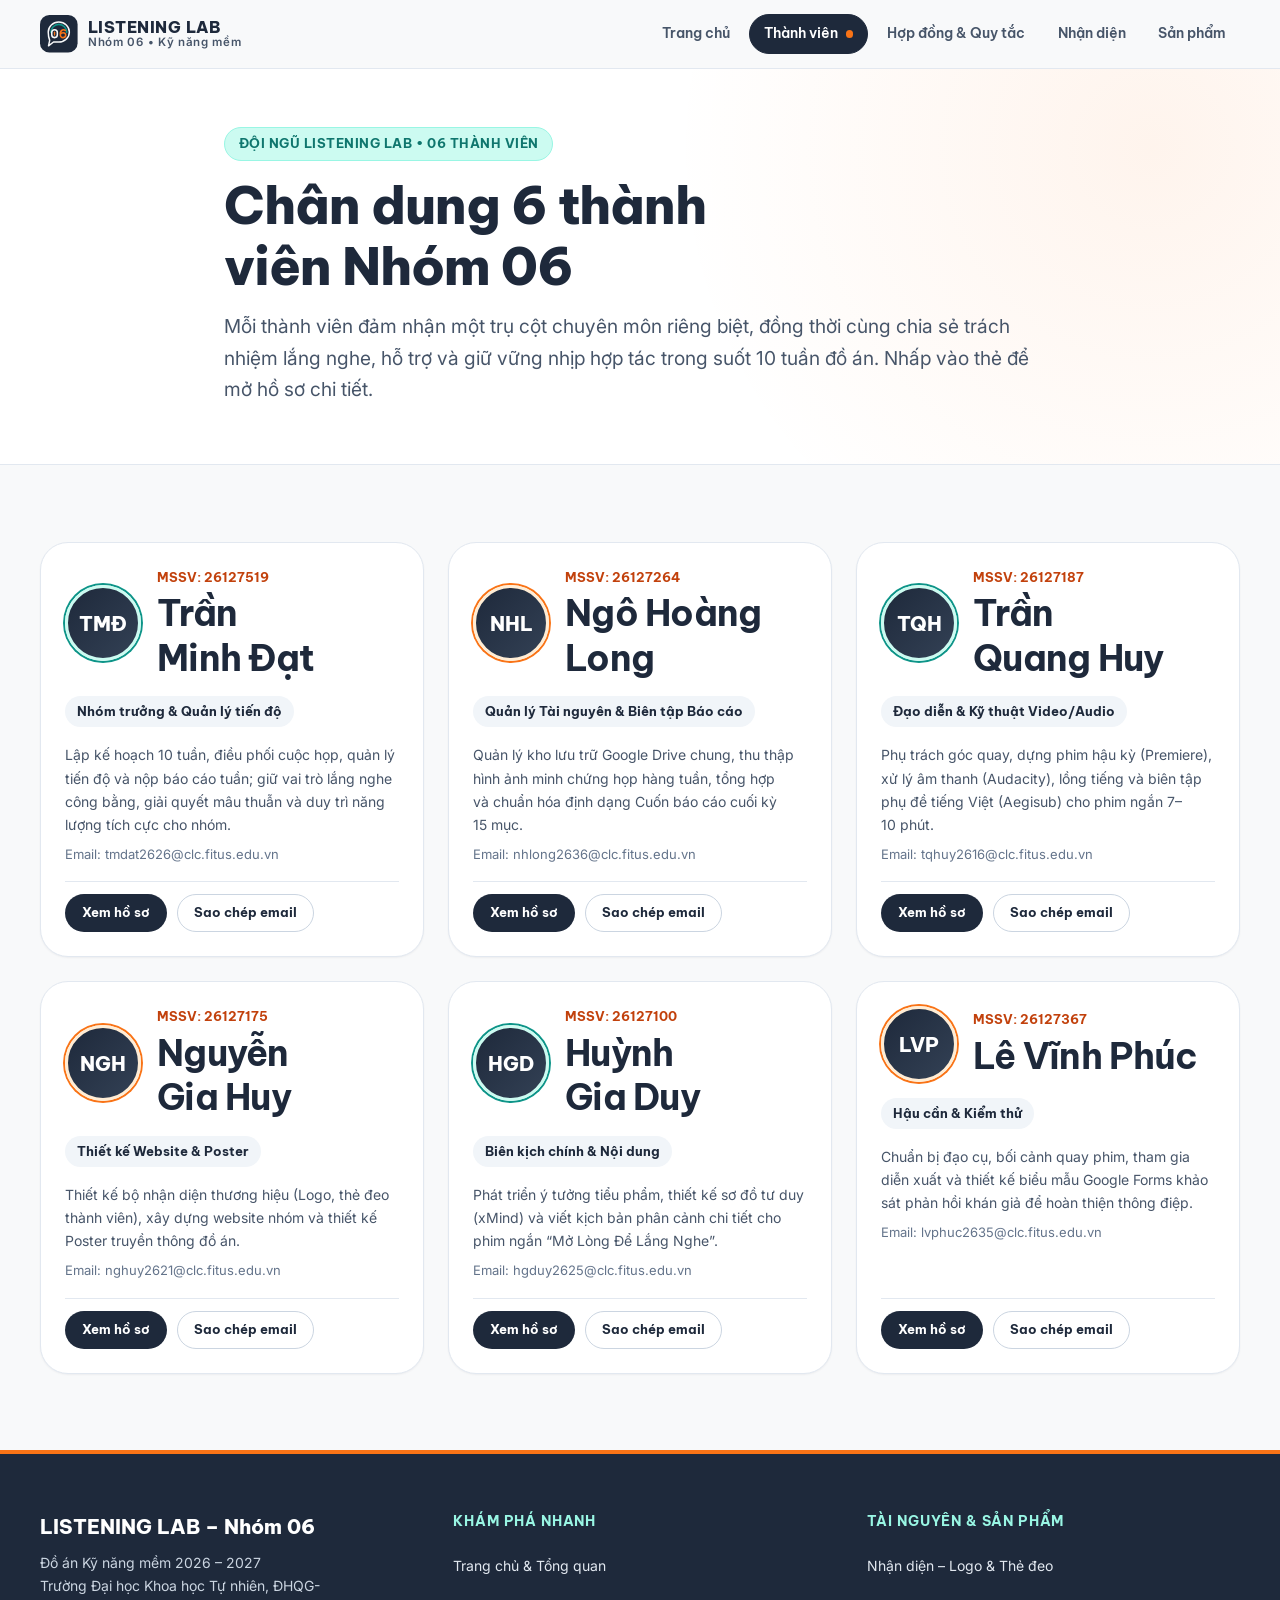
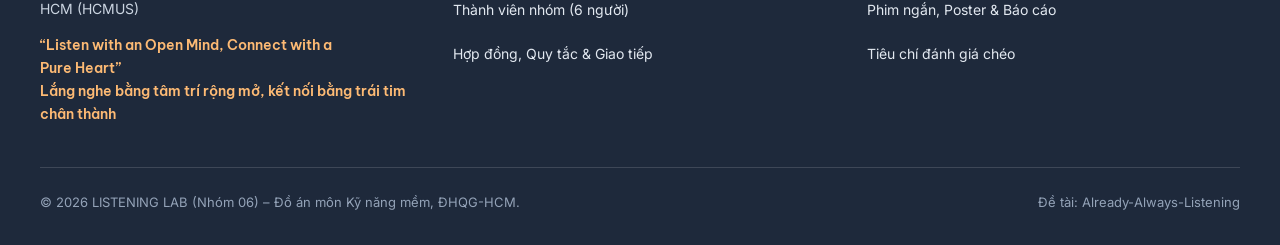
<file: thanh-vien.html>
<!DOCTYPE html>
<html lang="vi">
<head>
  <meta charset="utf-8">
  <meta name="viewport" content="width=device-width, initial-scale=1.0">
  <title>Thành viên nhóm | LISTENING LAB (Nhóm 06) – Đồ án Kỹ năng mềm</title>
  <meta name="description" content="Hồ sơ chi tiết 6 thành viên nhóm LISTENING LAB (Nhóm 06) thực hiện đồ án Already-Always-Listening tại HCMUS.">
  <link rel="icon" type="image/svg+xml" href="assets/favicon.svg">
  <link rel="preconnect" href="https://fonts.googleapis.com">
  <link rel="preconnect" href="https://fonts.gstatic.com" crossorigin>
  <link href="https://fonts.googleapis.com/css2?family=Be+Vietnam+Pro:wght@600;700;800&family=Inter:wght@400;500;600;700&display=swap" rel="stylesheet">
  <link rel="stylesheet" href="styles/tokens.css">
  <link rel="stylesheet" href="styles/base.css">
  <link rel="stylesheet" href="styles/components.css">
  <link rel="stylesheet" href="styles/pages.css">
</head>
<body>
  <a class="skip-link visually-hidden" href="#noi-dung-chinh">Bỏ qua đến nội dung chính</a>

  <header class="site-header">
    <div class="header-inner">
      <a class="site-logo" href="index.html">
        <svg class="site-logo__mark" viewBox="0 0 64 64" fill="none" aria-hidden="true">
          <rect width="64" height="64" rx="16" fill="#1E293B"/>
          <path d="M14 29C14 19.611 22.059 12 32 12C41.941 12 50 19.611 50 29C50 38.389 41.941 46 32 46H23L14.5 52.5L16.5 43.2C14.9 39.2 14 34.3 14 29Z" stroke="#F8F9FA" stroke-width="2.5" stroke-linejoin="round"/>
          <path d="M18.5 29.5C18.5 22.044 24.544 16 32 16C39.456 16 45.5 22.044 45.5 29.5" stroke="#0D9488" stroke-width="2.75" stroke-linecap="round"/>
          <rect x="20" y="25" width="9.5" height="13.5" rx="4.75" stroke="#F8F9FA" stroke-width="2.6"/>
          <path d="M24.75 29.25V34.25" stroke="#F97316" stroke-width="2.2" stroke-linecap="round"/>
          <path d="M43 26.2C41.8 25.1 39.8 24.8 38.1 25.5C35.8 26.4 34.5 28.9 34.5 32.3C34.5 36.1 36.6 38.5 39.4 38.5C42 38.5 43.8 36.7 43.8 34.2C43.8 31.8 42 30.2 39.5 30.2C37.2 30.2 35.4 31.5 34.7 33.1" stroke="#F97316" stroke-width="2.6" stroke-linecap="round" stroke-linejoin="round"/>
        </svg>
        <span class="site-logo__text">
          <span class="site-logo__name">LISTENING LAB</span>
          <span class="site-logo__sub">Nhóm 06 • Kỹ năng mềm</span>
        </span>
      </a>

      <nav class="site-nav" aria-label="Điều hướng chính">
        <button class="menu-button" type="button" popovertarget="site-menu" popovertargetaction="toggle" aria-controls="site-menu">
          <svg width="18" height="18" viewBox="0 0 24 24" fill="none" stroke="currentColor" stroke-width="2.2" stroke-linecap="round" aria-hidden="true">
            <path d="M4 7h16M4 12h16M4 17h16"/>
          </svg>
          <span>Danh mục</span>
        </button>

        <ul id="site-menu" class="site-menu" popover="auto">
          <li><a href="index.html">Trang chủ</a></li>
          <li><a href="thanh-vien.html" aria-current="page">Thành viên</a></li>
          <li><a href="hop-dong.html">Hợp đồng &amp; Quy tắc</a></li>
          <li><a href="nhan-dien.html">Nhận diện</a></li>
          <li><a href="san-pham.html">Sản phẩm</a></li>
        </ul>
      </nav>
    </div>
  </header>

  <main id="noi-dung-chinh" tabindex="-1">
    <section class="page-hero">
      <div class="container page-hero__inner">
        <span class="section-eyebrow section-eyebrow--teal">Đội ngũ LISTENING LAB • 06 Thành viên</span>
        <h1>Chân dung 6 thành viên Nhóm 06</h1>
        <p class="section-lead">
          Mỗi thành viên đảm nhận một trụ cột chuyên môn riêng biệt, đồng thời cùng chia sẻ trách nhiệm lắng nghe, hỗ trợ và giữ vững nhịp hợp tác trong suốt 10 tuần đồ án. Nhấp vào thẻ để mở hồ sơ chi tiết.
        </p>
      </div>
    </section>

    <section class="section">
      <div class="container">
        <div class="members-grid">
          <!-- 1. Trần Minh Đạt -->
          <article class="member-card">
            <div class="member-card__head">
              <div class="portrait-frame" aria-hidden="true">TMĐ</div>
              <div class="member-card__identity">
                <span class="member-card__mssv">MSSV: 26127519</span>
                <h2>Trần Minh Đạt</h2>
              </div>
            </div>
            <span class="member-card__role">Nhóm trưởng &amp; Quản lý tiến độ</span>
            <div class="stack-sm">
              <p class="member-card__desc">
                Lập kế hoạch 10 tuần, điều phối cuộc họp, quản lý tiến độ và nộp báo cáo tuần; giữ vai trò lắng nghe công bằng, giải quyết mâu thuẫn và duy trì năng lượng tích cực cho nhóm.
              </p>
              <p class="member-card__email">Email: tmdat2626@clc.fitus.edu.vn</p>
            </div>
            <div class="member-card__actions">
              <button class="btn btn--primary btn--sm" type="button" data-member-id="dat">
                Xem hồ sơ <span class="visually-hidden">của Trần Minh Đạt</span>
              </button>
              <button class="btn btn--outline btn--sm" type="button" data-copy-value="tmdat2626@clc.fitus.edu.vn" data-copy-label="Đã sao chép email của Trần Minh Đạt">
                Sao chép email <span class="visually-hidden">của Trần Minh Đạt</span>
              </button>
            </div>
          </article>

          <!-- 2. Ngô Hoàng Long -->
          <article class="member-card">
            <div class="member-card__head">
              <div class="portrait-frame portrait-frame--coral" aria-hidden="true">NHL</div>
              <div class="member-card__identity">
                <span class="member-card__mssv">MSSV: 26127264</span>
                <h2>Ngô Hoàng Long</h2>
              </div>
            </div>
            <span class="member-card__role">Quản lý Tài nguyên &amp; Biên tập Báo cáo</span>
            <div class="stack-sm">
              <p class="member-card__desc">
                Quản lý kho lưu trữ Google Drive chung, thu thập hình ảnh minh chứng họp hàng tuần, tổng hợp và chuẩn hóa định dạng Cuốn báo cáo cuối kỳ 15 mục.
              </p>
              <p class="member-card__email">Email: nhlong2636@clc.fitus.edu.vn</p>
            </div>
            <div class="member-card__actions">
              <button class="btn btn--primary btn--sm" type="button" data-member-id="long">
                Xem hồ sơ <span class="visually-hidden">của Ngô Hoàng Long</span>
              </button>
              <button class="btn btn--outline btn--sm" type="button" data-copy-value="nhlong2636@clc.fitus.edu.vn" data-copy-label="Đã sao chép email của Ngô Hoàng Long">
                Sao chép email <span class="visually-hidden">của Ngô Hoàng Long</span>
              </button>
            </div>
          </article>

          <!-- 3. Trần Quang Huy -->
          <article class="member-card">
            <div class="member-card__head">
              <div class="portrait-frame" aria-hidden="true">TQH</div>
              <div class="member-card__identity">
                <span class="member-card__mssv">MSSV: 26127187</span>
                <h2>Trần Quang Huy</h2>
              </div>
            </div>
            <span class="member-card__role">Đạo diễn &amp; Kỹ thuật Video/Audio</span>
            <div class="stack-sm">
              <p class="member-card__desc">
                Phụ trách góc quay, dựng phim hậu kỳ (Premiere), xử lý âm thanh (Audacity), lồng tiếng và biên tập phụ đề tiếng Việt (Aegisub) cho phim ngắn 7–10 phút.
              </p>
              <p class="member-card__email">Email: tqhuy2616@clc.fitus.edu.vn</p>
            </div>
            <div class="member-card__actions">
              <button class="btn btn--primary btn--sm" type="button" data-member-id="qhuy">
                Xem hồ sơ <span class="visually-hidden">của Trần Quang Huy</span>
              </button>
              <button class="btn btn--outline btn--sm" type="button" data-copy-value="tqhuy2616@clc.fitus.edu.vn" data-copy-label="Đã sao chép email của Trần Quang Huy">
                Sao chép email <span class="visually-hidden">của Trần Quang Huy</span>
              </button>
            </div>
          </article>

          <!-- 4. Nguyễn Gia Huy -->
          <article class="member-card">
            <div class="member-card__head">
              <div class="portrait-frame portrait-frame--coral" aria-hidden="true">NGH</div>
              <div class="member-card__identity">
                <span class="member-card__mssv">MSSV: 26127175</span>
                <h2>Nguyễn Gia Huy</h2>
              </div>
            </div>
            <span class="member-card__role">Thiết kế Website &amp; Poster</span>
            <div class="stack-sm">
              <p class="member-card__desc">
                Thiết kế bộ nhận diện thương hiệu (Logo, thẻ đeo thành viên), xây dựng website nhóm và thiết kế Poster truyền thông đồ án.
              </p>
              <p class="member-card__email">Email: nghuy2621@clc.fitus.edu.vn</p>
            </div>
            <div class="member-card__actions">
              <button class="btn btn--primary btn--sm" type="button" data-member-id="ghuy">
                Xem hồ sơ <span class="visually-hidden">của Nguyễn Gia Huy</span>
              </button>
              <button class="btn btn--outline btn--sm" type="button" data-copy-value="nghuy2621@clc.fitus.edu.vn" data-copy-label="Đã sao chép email của Nguyễn Gia Huy">
                Sao chép email <span class="visually-hidden">của Nguyễn Gia Huy</span>
              </button>
            </div>
          </article>

          <!-- 5. Huỳnh Gia Duy -->
          <article class="member-card">
            <div class="member-card__head">
              <div class="portrait-frame" aria-hidden="true">HGD</div>
              <div class="member-card__identity">
                <span class="member-card__mssv">MSSV: 26127100</span>
                <h2>Huỳnh Gia Duy</h2>
              </div>
            </div>
            <span class="member-card__role">Biên kịch chính &amp; Nội dung</span>
            <div class="stack-sm">
              <p class="member-card__desc">
                Phát triển ý tưởng tiểu phẩm, thiết kế sơ đồ tư duy (xMind) và viết kịch bản phân cảnh chi tiết cho phim ngắn “Mở Lòng Để Lắng Nghe”.
              </p>
              <p class="member-card__email">Email: hgduy2625@clc.fitus.edu.vn</p>
            </div>
            <div class="member-card__actions">
              <button class="btn btn--primary btn--sm" type="button" data-member-id="duy">
                Xem hồ sơ <span class="visually-hidden">của Huỳnh Gia Duy</span>
              </button>
              <button class="btn btn--outline btn--sm" type="button" data-copy-value="hgduy2625@clc.fitus.edu.vn" data-copy-label="Đã sao chép email của Huỳnh Gia Duy">
                Sao chép email <span class="visually-hidden">của Huỳnh Gia Duy</span>
              </button>
            </div>
          </article>

          <!-- 6. Lê Vĩnh Phúc -->
          <article class="member-card">
            <div class="member-card__head">
              <div class="portrait-frame portrait-frame--coral" aria-hidden="true">LVP</div>
              <div class="member-card__identity">
                <span class="member-card__mssv">MSSV: 26127367</span>
                <h2>Lê Vĩnh Phúc</h2>
              </div>
            </div>
            <span class="member-card__role">Hậu cần &amp; Kiểm thử</span>
            <div class="stack-sm">
              <p class="member-card__desc">
                Chuẩn bị đạo cụ, bối cảnh quay phim, tham gia diễn xuất và thiết kế biểu mẫu Google Forms khảo sát phản hồi khán giả để hoàn thiện thông điệp.
              </p>
              <p class="member-card__email">Email: lvphuc2635@clc.fitus.edu.vn</p>
            </div>
            <div class="member-card__actions">
              <button class="btn btn--primary btn--sm" type="button" data-member-id="phuc">
                Xem hồ sơ <span class="visually-hidden">của Lê Vĩnh Phúc</span>
              </button>
              <button class="btn btn--outline btn--sm" type="button" data-copy-value="lvphuc2635@clc.fitus.edu.vn" data-copy-label="Đã sao chép email của Lê Vĩnh Phúc">
                Sao chép email <span class="visually-hidden">của Lê Vĩnh Phúc</span>
              </button>
            </div>
          </article>
        </div>
      </div>
    </section>
  </main>

  <!-- Hộp thoại chi tiết thành viên -->
  <dialog id="member-dialog" class="modal" closedby="any" aria-labelledby="modal-member-title">
    <div class="modal__header">
      <h2 id="modal-member-title" class="modal__title">Hồ sơ thành viên</h2>
      <form method="dialog">
        <button class="modal__close" type="submit" autofocus>Đóng</button>
      </form>
    </div>

    <div class="modal__body">
      <div class="modal-member-top">
        <div id="modal-member-portrait" class="portrait-frame portrait-frame--lg" aria-hidden="true">TMĐ</div>
        <div class="stack-sm">
          <span id="modal-member-mssv" class="member-card__mssv">MSSV: 26127519</span>
          <span id="modal-member-role" class="member-card__role">Vai trò</span>
          <div class="row-wrap">
            <a id="modal-member-email" href="mailto:tmdat2626@clc.fitus.edu.vn">tmdat2626@clc.fitus.edu.vn</a>
            <button id="modal-member-copy" class="btn btn--outline btn--sm" type="button" data-copy-value="" data-copy-label="Đã sao chép email">
              Sao chép
            </button>
          </div>
        </div>
      </div>

      <blockquote id="modal-member-quote" class="modal-quote"></blockquote>

      <dl class="modal-detail-list">
        <div class="modal-detail-item">
          <dt>Trách nhiệm chuyên môn cốt lõi</dt>
          <dd id="modal-member-resp"></dd>
        </div>
        <div class="modal-detail-item">
          <dt>Vai trò hợp tác &amp; kết nối nhóm</dt>
          <dd id="modal-member-collab"></dd>
        </div>
      </dl>
    </div>

    <div class="modal__footer">
      <button id="modal-member-prev" class="btn btn--outline btn--sm" type="button">← Thành viên trước</button>
      <button id="modal-member-next" class="btn btn--outline btn--sm" type="button">Thành viên tiếp theo →</button>
    </div>
  </dialog>

  <footer class="site-footer">
    <div class="container">
      <div class="footer-grid">
        <div>
          <p class="footer-brand__title">LISTENING LAB – Nhóm 06</p>
          <p class="footer-brand__meta">
            Đồ án Kỹ năng mềm 2026 – 2027<br>
            Trường Đại học Khoa học Tự nhiên, ĐHQG-HCM (HCMUS)
          </p>
          <p class="footer-brand__slogan">
            <span lang="en">“Listen with an Open Mind, Connect with a Pure Heart”</span><br>
            Lắng nghe bằng tâm trí rộng mở, kết nối bằng trái tim chân thành
          </p>
        </div>

        <div>
          <p class="footer-heading">Khám phá nhanh</p>
          <ul class="footer-links">
            <li><a href="index.html">Trang chủ &amp; Tổng quan</a></li>
            <li><a href="thanh-vien.html">Thành viên nhóm (6 người)</a></li>
            <li><a href="hop-dong.html">Hợp đồng, Quy tắc &amp; Giao tiếp</a></li>
          </ul>
        </div>

        <div>
          <p class="footer-heading">Tài nguyên &amp; Sản phẩm</p>
          <ul class="footer-links">
            <li><a href="nhan-dien.html">Nhận diện – Logo &amp; Thẻ đeo</a></li>
            <li><a href="san-pham.html">Phim ngắn, Poster &amp; Báo cáo</a></li>
            <li><a href="hop-dong.html#danh-gia-cheo">Tiêu chí đánh giá chéo</a></li>
          </ul>
        </div>
      </div>

      <div class="footer-bottom">
        <p>© 2026 LISTENING LAB (Nhóm 06) – Đồ án môn Kỹ năng mềm, ĐHQG-HCM.</p>
        <p>Đề tài: <span lang="en">Already-Always-Listening</span></p>
      </div>
    </div>
  </footer>

  <div id="toast-live" class="toast-live" role="status" aria-live="polite"></div>
  <script src="scripts/main.js" defer></script>
</body>
</html>
</file>
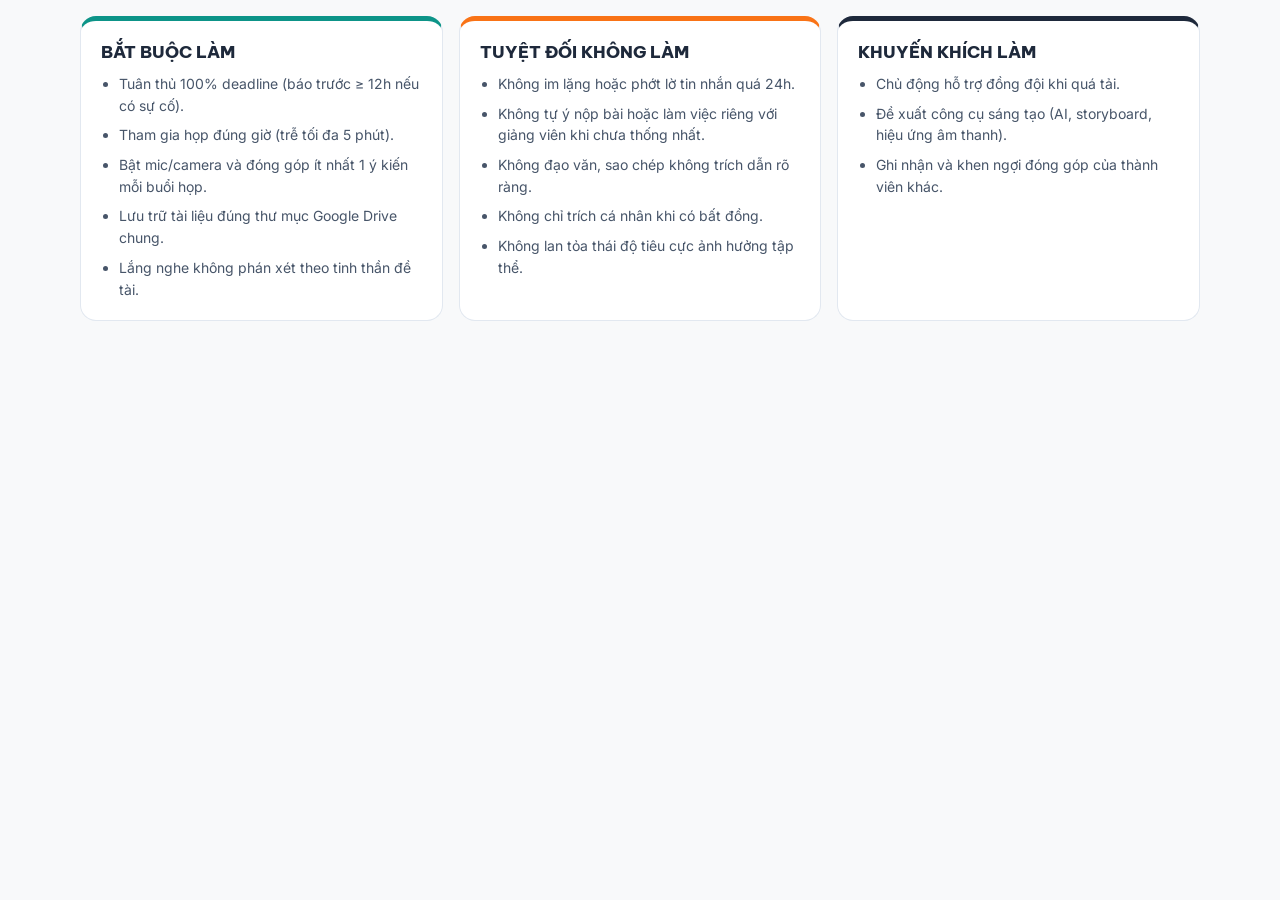
<file: google-sites-embeds/charter-rules.html>
<!DOCTYPE html>
<html lang="vi">
<head>
<meta charset="utf-8">
<meta name="viewport" content="width=device-width, initial-scale=1.0">
<link href="https://fonts.googleapis.com/css2?family=Be+Vietnam+Pro:wght@600;700;800&family=Inter:wght@400;500;600;700&display=swap" rel="stylesheet">
<style>
  * { box-sizing: border-box; margin: 0; padding: 0; }
  body { font-family: "Inter", system-ui, sans-serif; background: #F8F9FA; color: #0F172A; padding: 16px; }
  .wrap { max-width: 1120px; margin: 0 auto; display: grid; gap: 20px; }
  .rules { display: grid; grid-template-columns: repeat(auto-fit, minmax(260px, 1fr)); gap: 16px; }
  .card { background: #FFFFFF; border: 1px solid #E2E8F0; border-top: 5px solid #0D9488; border-radius: 16px; padding: 20px; display: grid; gap: 10px; align-content: start; }
  .card.coral { border-top-color: #F97316; }
  .card.navy { border-top-color: #1E293B; }
  h3 { font-family: "Be Vietnam Pro", sans-serif; font-size: 17px; font-weight: 800; color: #1E293B; }
  ul { padding-left: 18px; display: grid; gap: 8px; font-size: 14px; line-height: 1.55; color: #475569; }
</style>
</head>
<body>
  <div class="wrap">
    <div class="rules">
      <article class="card">
        <h3>BẮT BUỘC LÀM</h3>
        <ul>
          <li>Tuân thủ 100% deadline (báo trước ≥ 12h nếu có sự cố).</li>
          <li>Tham gia họp đúng giờ (trễ tối đa 5 phút).</li>
          <li>Bật mic/camera và đóng góp ít nhất 1 ý kiến mỗi buổi họp.</li>
          <li>Lưu trữ tài liệu đúng thư mục Google Drive chung.</li>
          <li>Lắng nghe không phán xét theo tinh thần đề tài.</li>
        </ul>
      </article>
      <article class="card coral">
        <h3>TUYỆT ĐỐI KHÔNG LÀM</h3>
        <ul>
          <li>Không im lặng hoặc phớt lờ tin nhắn quá 24h.</li>
          <li>Không tự ý nộp bài hoặc làm việc riêng với giảng viên khi chưa thống nhất.</li>
          <li>Không đạo văn, sao chép không trích dẫn rõ ràng.</li>
          <li>Không chỉ trích cá nhân khi có bất đồng.</li>
          <li>Không lan tỏa thái độ tiêu cực ảnh hưởng tập thể.</li>
        </ul>
      </article>
      <article class="card navy">
        <h3>KHUYẾN KHÍCH LÀM</h3>
        <ul>
          <li>Chủ động hỗ trợ đồng đội khi quá tải.</li>
          <li>Đề xuất công cụ sáng tạo (AI, storyboard, hiệu ứng âm thanh).</li>
          <li>Ghi nhận và khen ngợi đóng góp của thành viên khác.</li>
        </ul>
      </article>
    </div>
  </div>
</body>
</html>
</file>
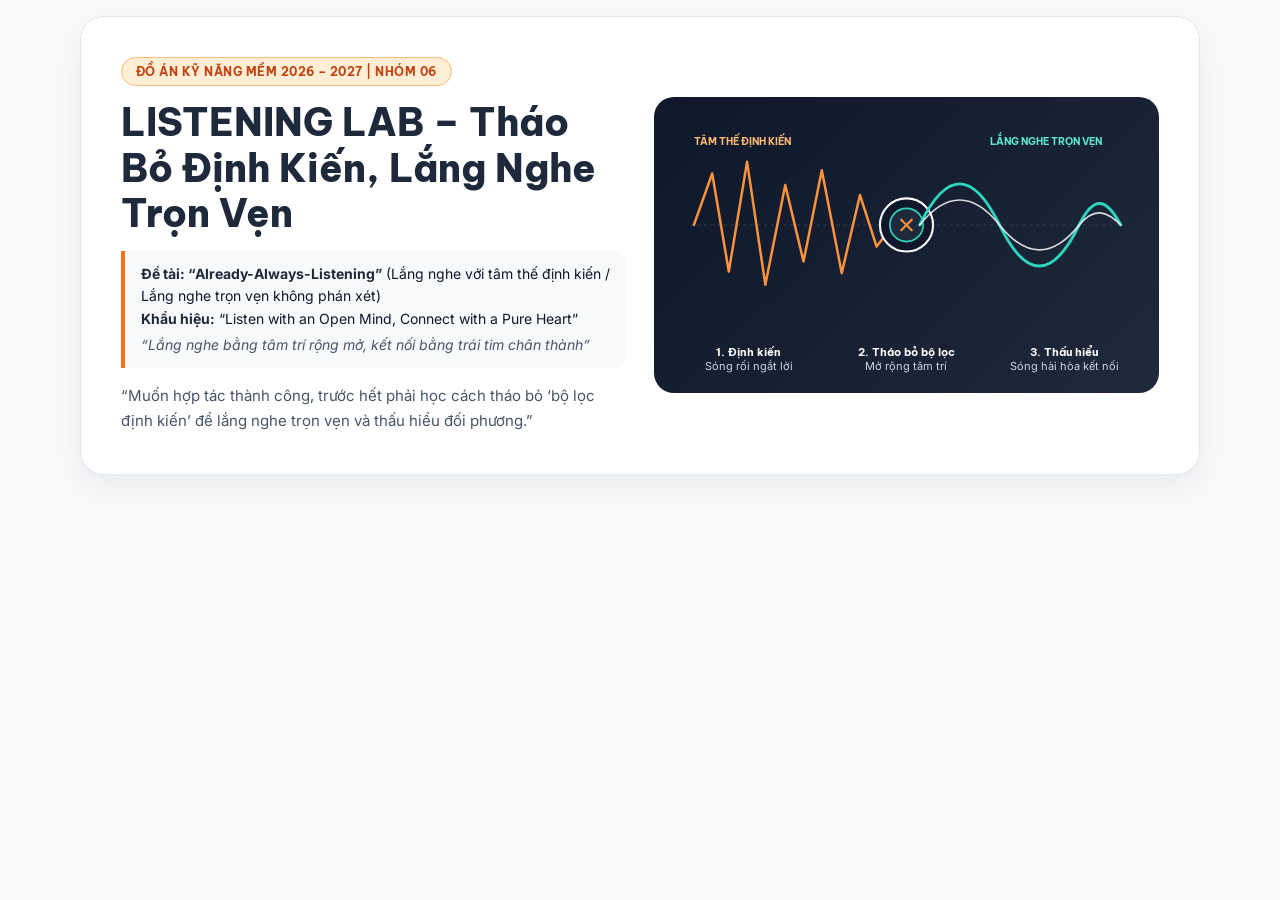
<file: google-sites-embeds/hero-soundwave.html>
<!DOCTYPE html>
<html lang="vi">
<head>
<meta charset="utf-8">
<meta name="viewport" content="width=device-width, initial-scale=1.0">
<link href="https://fonts.googleapis.com/css2?family=Be+Vietnam+Pro:wght@600;700;800&family=Inter:wght@400;500;600;700&display=swap" rel="stylesheet">
<style>
  * { box-sizing: border-box; margin: 0; padding: 0; }
  body {
    font-family: "Inter", system-ui, sans-serif;
    background: #F8F9FA;
    color: #0F172A;
    padding: 16px;
  }
  .hero-embed {
    max-width: 1120px;
    margin: 0 auto;
    background: #FFFFFF;
    border: 1px solid #E2E8F0;
    border-radius: 24px;
    padding: clamp(20px, 4vw, 40px);
    display: grid;
    grid-template-columns: repeat(auto-fit, minmax(290px, 1fr));
    gap: 28px;
    align-items: center;
    box-shadow: 0 12px 32px rgba(15, 23, 42, 0.06);
  }
  .badge {
    display: inline-block;
    padding: 6px 14px;
    border-radius: 999px;
    background: #FFEDD5;
    border: 1px solid #FDBA74;
    color: #C2410C;
    font-family: "Be Vietnam Pro", sans-serif;
    font-size: 12px;
    font-weight: 700;
    text-transform: uppercase;
    letter-spacing: 0.04em;
    margin-bottom: 14px;
  }
  h1 {
    font-family: "Be Vietnam Pro", sans-serif;
    font-size: clamp(24px, 3vw, 38px);
    font-weight: 800;
    line-height: 1.2;
    color: #1E293B;
    margin-bottom: 14px;
  }
  .topic-box {
    border-left: 4px solid #F97316;
    background: #F8F9FA;
    padding: 12px 16px;
    border-radius: 0 12px 12px 0;
    margin-bottom: 16px;
    font-size: 14px;
    line-height: 1.6;
  }
  .topic-box strong { color: #1E293B; }
  .slogan-vi { color: #475569; font-style: italic; display: block; margin-top: 4px; }
  .wave-card {
    background: linear-gradient(135deg, #0F172A 0%, #1E293B 100%);
    border-radius: 20px;
    padding: 20px;
    color: #F8F9FA;
  }
  .wave-card svg { width: 100%; height: auto; display: block; }
  .wave-caption {
    margin-top: 12px;
    display: grid;
    grid-template-columns: repeat(3, 1fr);
    gap: 8px;
    font-size: 11px;
    color: #CBD5E1;
    text-align: center;
  }
  .wave-caption strong { display: block; color: #FFFFFF; font-family: "Be Vietnam Pro", sans-serif; }
</style>
</head>
<body>
  <section class="hero-embed">
    <div>
      <span class="badge">Đồ án Kỹ năng mềm 2026 – 2027 | Nhóm 06</span>
      <h1>LISTENING LAB – Tháo Bỏ Định Kiến, Lắng Nghe Trọn Vẹn</h1>
      <div class="topic-box">
        <strong>Đề tài: “Already-Always-Listening”</strong> (Lắng nghe với tâm thế định kiến / Lắng nghe trọn vẹn không phán xét)<br>
        <strong>Khẩu hiệu:</strong> “Listen with an Open Mind, Connect with a Pure Heart”
        <span class="slogan-vi">“Lắng nghe bằng tâm trí rộng mở, kết nối bằng trái tim chân thành”</span>
      </div>
      <p style="font-size: 15px; line-height: 1.65; color: #475569;">
        “Muốn hợp tác thành công, trước hết phải học cách tháo bỏ ‘bộ lọc định kiến’ để lắng nghe trọn vẹn và thấu hiểu đối phương.”
      </p>
    </div>

    <div class="wave-card">
      <svg viewBox="0 0 560 260" fill="none" role="img" aria-label="Minh họa sóng âm chuyển hóa từ định kiến sang lắng nghe trọn vẹn">
        <line x1="20" y1="130" x2="540" y2="130" stroke="#334155" stroke-dasharray="4 4"/>
        <path d="M24 130 L46 68 L66 186 L88 54 L110 202 L134 82 L156 174 L178 64 L202 188 L224 94 L244 156 L264 130" stroke="#FB923C" stroke-width="3" stroke-linecap="round" stroke-linejoin="round"/>
        <circle cx="280" cy="130" r="32" fill="#0F172A" stroke="#F8F9FA" stroke-width="2.5"/>
        <circle cx="280" cy="130" r="20" fill="#1E293B" stroke="#2DD4BF" stroke-width="2"/>
        <path d="M271 130H289M280 121V139" stroke="#FB923C" stroke-width="2.5" stroke-linecap="round" transform="rotate(45 280 130)"/>
        <path d="M296 130 C328 64, 360 64, 392 130 C424 196, 456 196, 488 130 C508 88, 524 104, 538 130" stroke="#2DD4BF" stroke-width="3.5" stroke-linecap="round"/>
        <path d="M296 130 C328 90, 360 90, 392 130 C424 170, 456 170, 488 130 C508 106, 524 116, 538 130" stroke="#F8F9FA" stroke-width="2" stroke-linecap="round" opacity="0.85"/>
        <text x="24" y="34" fill="#FDBA74" font-family="'Be Vietnam Pro', sans-serif" font-size="12" font-weight="700">TÂM THẾ ĐỊNH KIẾN</text>
        <text x="380" y="34" fill="#5EEAD4" font-family="'Be Vietnam Pro', sans-serif" font-size="12" font-weight="700">LẮNG NGHE TRỌN VẸN</text>
      </svg>
      <div class="wave-caption">
        <div><strong>1. Định kiến</strong>Sóng rối ngắt lời</div>
        <div><strong>2. Tháo bỏ bộ lọc</strong>Mở rộng tâm trí</div>
        <div><strong>3. Thấu hiểu</strong>Sóng hài hòa kết nối</div>
      </div>
    </div>
  </section>
</body>
</html>
</file>
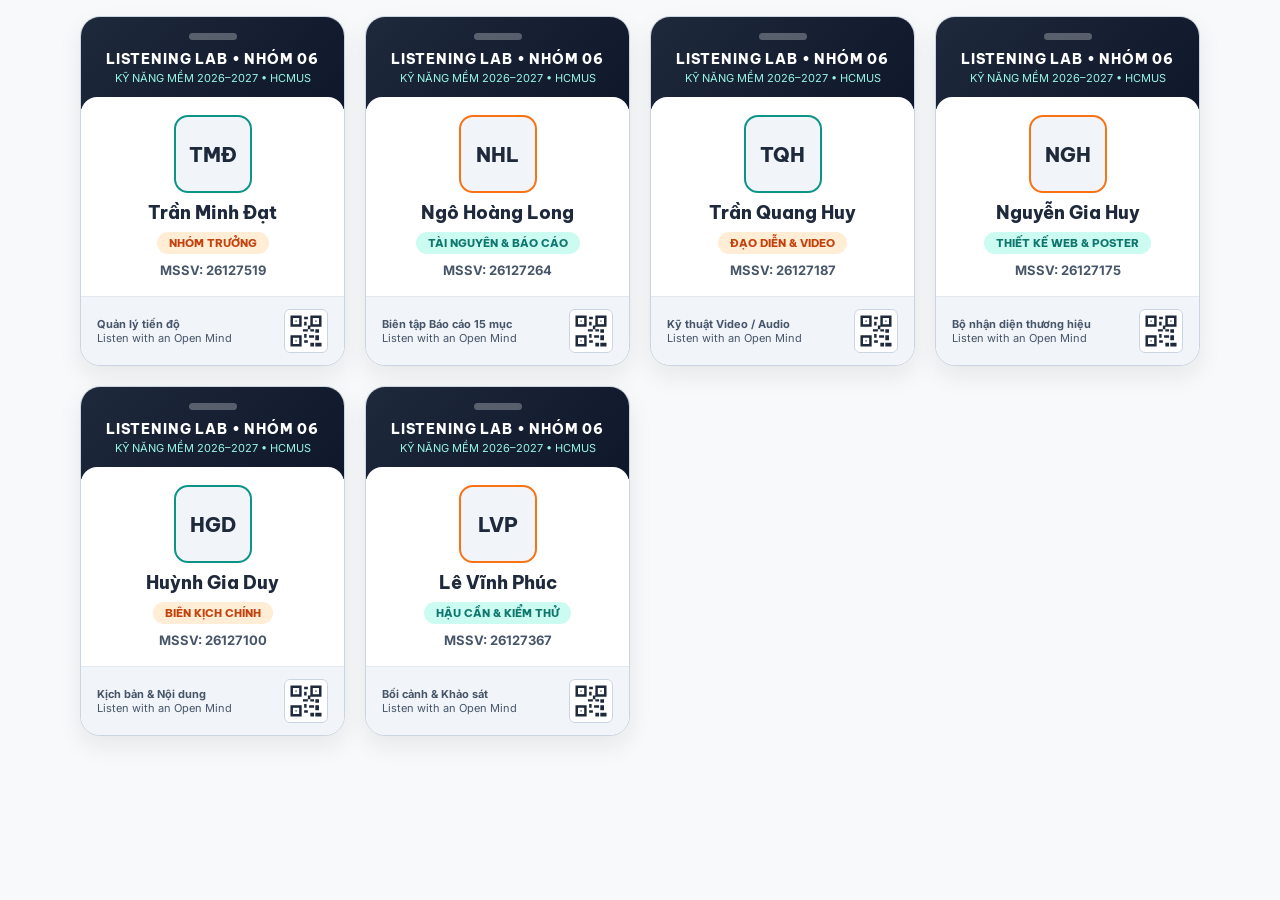
<file: google-sites-embeds/id-badges.html>
<!DOCTYPE html>
<html lang="vi">
<head>
<meta charset="utf-8">
<meta name="viewport" content="width=device-width, initial-scale=1.0">
<link href="https://fonts.googleapis.com/css2?family=Be+Vietnam+Pro:wght@600;700;800&family=Inter:wght@400;500;600;700&display=swap" rel="stylesheet">
<style>
  * { box-sizing: border-box; margin: 0; padding: 0; }
  body {
    font-family: "Inter", system-ui, sans-serif;
    background: #F8F9FA;
    color: #0F172A;
    padding: 16px;
  }
  .grid {
    max-width: 1120px;
    margin: 0 auto;
    display: grid;
    grid-template-columns: repeat(auto-fit, minmax(250px, 1fr));
    gap: 20px;
  }
  .badge-card {
    background: #FFFFFF;
    border: 1px solid #CBD5E1;
    border-radius: 20px;
    overflow: hidden;
    box-shadow: 0 10px 24px rgba(15, 23, 42, 0.08);
    display: grid;
  }
  .badge-top {
    background: linear-gradient(135deg, #1E293B 0%, #0F172A 100%);
    color: #FFFFFF;
    padding: 16px 16px 24px;
    text-align: center;
  }
  .slot {
    width: 48px;
    height: 7px;
    border-radius: 999px;
    background: rgba(255, 255, 255, 0.28);
    margin: 0 auto 10px;
  }
  .brand { font-family: "Be Vietnam Pro", sans-serif; font-weight: 800; font-size: 14px; letter-spacing: 0.06em; }
  .sub { font-size: 11px; color: #99F6E4; margin-top: 3px; }
  .badge-body {
    background: #FFFFFF;
    margin-top: -12px;
    border-radius: 16px 16px 0 0;
    padding: 18px 16px;
    text-align: center;
    display: grid;
    justify-items: center;
    gap: 8px;
  }
  .avatar {
    width: 78px;
    height: 78px;
    border-radius: 14px;
    background: #F1F5F9;
    border: 2.5px solid #0D9488;
    display: grid;
    place-items: center;
    font-family: "Be Vietnam Pro", sans-serif;
    font-size: 20px;
    font-weight: 800;
    color: #1E293B;
  }
  .avatar.coral { border-color: #F97316; }
  .name { font-family: "Be Vietnam Pro", sans-serif; font-size: 18px; font-weight: 800; color: #1E293B; }
  .role {
    padding: 4px 12px;
    border-radius: 999px;
    background: #FFEDD5;
    color: #C2410C;
    font-family: "Be Vietnam Pro", sans-serif;
    font-size: 11px;
    font-weight: 800;
  }
  .role.teal { background: #CCFBF1; color: #0F766E; }
  .mssv { font-size: 13px; font-weight: 700; color: #475569; }
  .badge-foot {
    background: #F1F5F9;
    border-top: 1px solid #E2E8F0;
    padding: 12px 16px;
    display: flex;
    justify-content: space-between;
    align-items: center;
    gap: 10px;
    font-size: 11px;
    color: #475569;
  }
  .qr { width: 44px; height: 44px; background: #FFFFFF; padding: 3px; border: 1px solid #CBD5E1; border-radius: 6px; flex-shrink: 0; }
</style>
</head>
<body>
  <div class="grid">
    <article class="badge-card">
      <div class="badge-top"><div class="slot"></div><div class="brand">LISTENING LAB • NHÓM 06</div><div class="sub">KỸ NĂNG MỀM 2026–2027 • HCMUS</div></div>
      <div class="badge-body">
        <div class="avatar">TMĐ</div>
        <div class="name">Trần Minh Đạt</div>
        <div class="role">NHÓM TRƯỞNG</div>
        <div class="mssv">MSSV: 26127519</div>
      </div>
      <div class="badge-foot">
        <div><strong>Quản lý tiến độ</strong><br>Listen with an Open Mind</div>
        <svg class="qr" viewBox="0 0 29 29" aria-label="Mã QR website nhóm"><rect width="29" height="29" fill="#FFF"/><path fill="#1E293B" d="M2 2h9v9H2zm2 2v5h5V4zm2 2h1v1H6zM18 2h9v9h-9zm2 2v5h5V4zm2 2h1v1h-1zM2 18h9v9H2zm2 2v5h5v-5zm2 2h1v1H6zM13 3h3v2h-3zm0 4h2v3h-2zm3 3h2v3h-2zm-4 3h4v2h-4zm6 0h3v2h-3zm4 0h3v3h-3zm-9 4h2v3h-2zm4 1h4v2h-4zm5 0h3v4h-3zm-9 4h3v2h-3zm5 2h3v3h-3zm4 0h5v3h-5z"/></svg>
      </div>
    </article>

    <article class="badge-card">
      <div class="badge-top"><div class="slot"></div><div class="brand">LISTENING LAB • NHÓM 06</div><div class="sub">KỸ NĂNG MỀM 2026–2027 • HCMUS</div></div>
      <div class="badge-body">
        <div class="avatar coral">NHL</div>
        <div class="name">Ngô Hoàng Long</div>
        <div class="role teal">TÀI NGUYÊN &amp; BÁO CÁO</div>
        <div class="mssv">MSSV: 26127264</div>
      </div>
      <div class="badge-foot">
        <div><strong>Biên tập Báo cáo 15 mục</strong><br>Listen with an Open Mind</div>
        <svg class="qr" viewBox="0 0 29 29" aria-label="Mã QR website nhóm"><rect width="29" height="29" fill="#FFF"/><path fill="#1E293B" d="M2 2h9v9H2zm2 2v5h5V4zm2 2h1v1H6zM18 2h9v9h-9zm2 2v5h5V4zm2 2h1v1h-1zM2 18h9v9H2zm2 2v5h5v-5zm2 2h1v1H6zM13 3h3v2h-3zm0 4h2v3h-2zm3 3h2v3h-2zm-4 3h4v2h-4zm6 0h3v2h-3zm4 0h3v3h-3zm-9 4h2v3h-2zm4 1h4v2h-4zm5 0h3v4h-3zm-9 4h3v2h-3zm5 2h3v3h-3zm4 0h5v3h-5z"/></svg>
      </div>
    </article>

    <article class="badge-card">
      <div class="badge-top"><div class="slot"></div><div class="brand">LISTENING LAB • NHÓM 06</div><div class="sub">KỸ NĂNG MỀM 2026–2027 • HCMUS</div></div>
      <div class="badge-body">
        <div class="avatar">TQH</div>
        <div class="name">Trần Quang Huy</div>
        <div class="role">ĐẠO DIỄN &amp; VIDEO</div>
        <div class="mssv">MSSV: 26127187</div>
      </div>
      <div class="badge-foot">
        <div><strong>Kỹ thuật Video / Audio</strong><br>Listen with an Open Mind</div>
        <svg class="qr" viewBox="0 0 29 29" aria-label="Mã QR website nhóm"><rect width="29" height="29" fill="#FFF"/><path fill="#1E293B" d="M2 2h9v9H2zm2 2v5h5V4zm2 2h1v1H6zM18 2h9v9h-9zm2 2v5h5V4zm2 2h1v1h-1zM2 18h9v9H2zm2 2v5h5v-5zm2 2h1v1H6zM13 3h3v2h-3zm0 4h2v3h-2zm3 3h2v3h-2zm-4 3h4v2h-4zm6 0h3v2h-3zm4 0h3v3h-3zm-9 4h2v3h-2zm4 1h4v2h-4zm5 0h3v4h-3zm-9 4h3v2h-3zm5 2h3v3h-3zm4 0h5v3h-5z"/></svg>
      </div>
    </article>

    <article class="badge-card">
      <div class="badge-top"><div class="slot"></div><div class="brand">LISTENING LAB • NHÓM 06</div><div class="sub">KỸ NĂNG MỀM 2026–2027 • HCMUS</div></div>
      <div class="badge-body">
        <div class="avatar coral">NGH</div>
        <div class="name">Nguyễn Gia Huy</div>
        <div class="role teal">THIẾT KẾ WEB &amp; POSTER</div>
        <div class="mssv">MSSV: 26127175</div>
      </div>
      <div class="badge-foot">
        <div><strong>Bộ nhận diện thương hiệu</strong><br>Listen with an Open Mind</div>
        <svg class="qr" viewBox="0 0 29 29" aria-label="Mã QR website nhóm"><rect width="29" height="29" fill="#FFF"/><path fill="#1E293B" d="M2 2h9v9H2zm2 2v5h5V4zm2 2h1v1H6zM18 2h9v9h-9zm2 2v5h5V4zm2 2h1v1h-1zM2 18h9v9H2zm2 2v5h5v-5zm2 2h1v1H6zM13 3h3v2h-3zm0 4h2v3h-2zm3 3h2v3h-2zm-4 3h4v2h-4zm6 0h3v2h-3zm4 0h3v3h-3zm-9 4h2v3h-2zm4 1h4v2h-4zm5 0h3v4h-3zm-9 4h3v2h-3zm5 2h3v3h-3zm4 0h5v3h-5z"/></svg>
      </div>
    </article>

    <article class="badge-card">
      <div class="badge-top"><div class="slot"></div><div class="brand">LISTENING LAB • NHÓM 06</div><div class="sub">KỸ NĂNG MỀM 2026–2027 • HCMUS</div></div>
      <div class="badge-body">
        <div class="avatar">HGD</div>
        <div class="name">Huỳnh Gia Duy</div>
        <div class="role">BIÊN KỊCH CHÍNH</div>
        <div class="mssv">MSSV: 26127100</div>
      </div>
      <div class="badge-foot">
        <div><strong>Kịch bản &amp; Nội dung</strong><br>Listen with an Open Mind</div>
        <svg class="qr" viewBox="0 0 29 29" aria-label="Mã QR website nhóm"><rect width="29" height="29" fill="#FFF"/><path fill="#1E293B" d="M2 2h9v9H2zm2 2v5h5V4zm2 2h1v1H6zM18 2h9v9h-9zm2 2v5h5V4zm2 2h1v1h-1zM2 18h9v9H2zm2 2v5h5v-5zm2 2h1v1H6zM13 3h3v2h-3zm0 4h2v3h-2zm3 3h2v3h-2zm-4 3h4v2h-4zm6 0h3v2h-3zm4 0h3v3h-3zm-9 4h2v3h-2zm4 1h4v2h-4zm5 0h3v4h-3zm-9 4h3v2h-3zm5 2h3v3h-3zm4 0h5v3h-5z"/></svg>
      </div>
    </article>

    <article class="badge-card">
      <div class="badge-top"><div class="slot"></div><div class="brand">LISTENING LAB • NHÓM 06</div><div class="sub">KỸ NĂNG MỀM 2026–2027 • HCMUS</div></div>
      <div class="badge-body">
        <div class="avatar coral">LVP</div>
        <div class="name">Lê Vĩnh Phúc</div>
        <div class="role teal">HẬU CẦN &amp; KIỂM THỬ</div>
        <div class="mssv">MSSV: 26127367</div>
      </div>
      <div class="badge-foot">
        <div><strong>Bối cảnh &amp; Khảo sát</strong><br>Listen with an Open Mind</div>
        <svg class="qr" viewBox="0 0 29 29" aria-label="Mã QR website nhóm"><rect width="29" height="29" fill="#FFF"/><path fill="#1E293B" d="M2 2h9v9H2zm2 2v5h5V4zm2 2h1v1H6zM18 2h9v9h-9zm2 2v5h5V4zm2 2h1v1h-1zM2 18h9v9H2zm2 2v5h5v-5zm2 2h1v1H6zM13 3h3v2h-3zm0 4h2v3h-2zm3 3h2v3h-2zm-4 3h4v2h-4zm6 0h3v2h-3zm4 0h3v3h-3zm-9 4h2v3h-2zm4 1h4v2h-4zm5 0h3v4h-3zm-9 4h3v2h-3zm5 2h3v3h-3zm4 0h5v3h-5z"/></svg>
      </div>
    </article>
  </div>
</body>
</html>
</file>
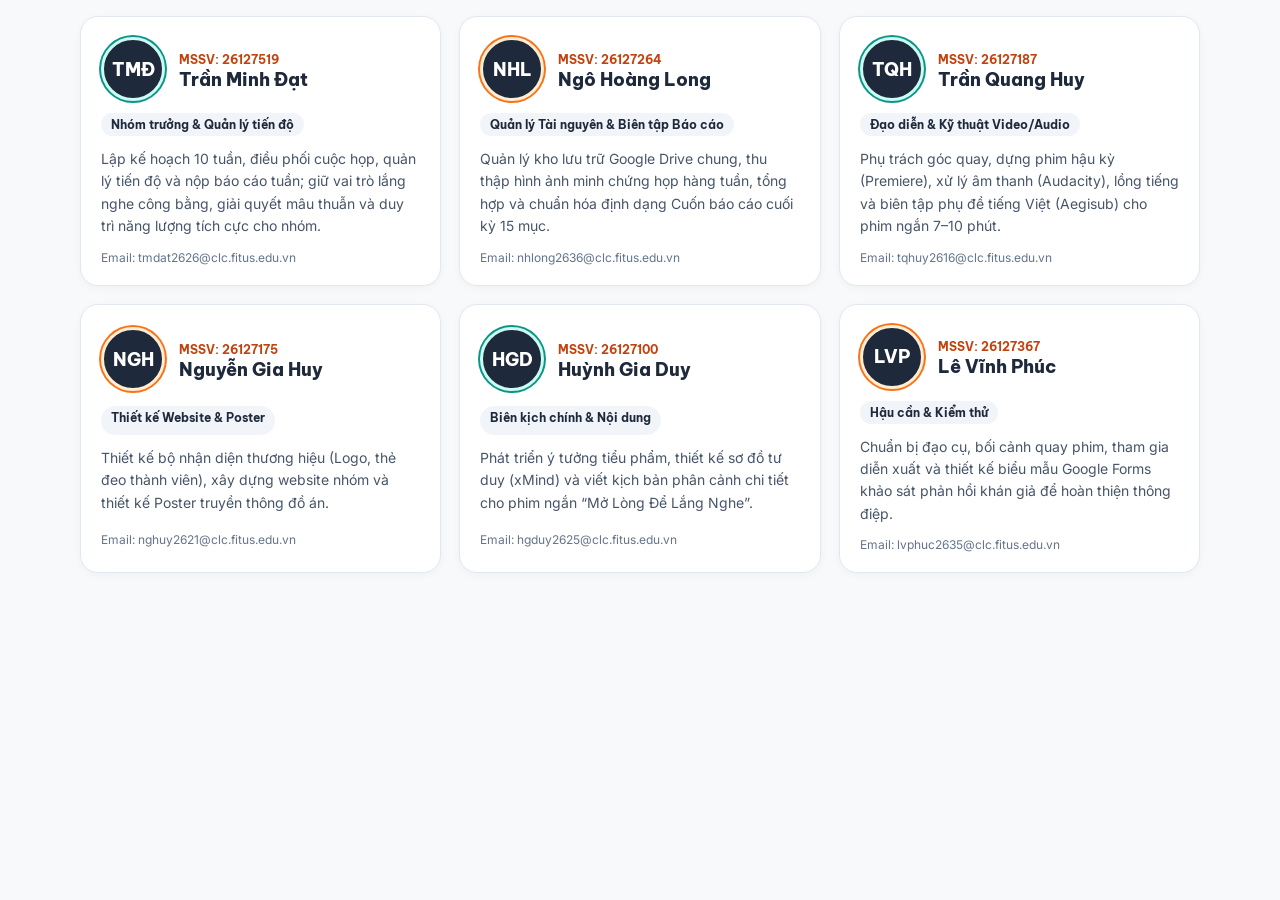
<file: google-sites-embeds/member-cards.html>
<!DOCTYPE html>
<html lang="vi">
<head>
<meta charset="utf-8">
<meta name="viewport" content="width=device-width, initial-scale=1.0">
<link href="https://fonts.googleapis.com/css2?family=Be+Vietnam+Pro:wght@600;700;800&family=Inter:wght@400;500;600;700&display=swap" rel="stylesheet">
<style>
  * { box-sizing: border-box; margin: 0; padding: 0; }
  body { font-family: "Inter", system-ui, sans-serif; background: #F8F9FA; color: #0F172A; padding: 16px; }
  .grid { max-width: 1120px; margin: 0 auto; display: grid; grid-template-columns: repeat(auto-fit, minmax(290px, 1fr)); gap: 18px; }
  .card { background: #FFFFFF; border: 1px solid #E2E8F0; border-radius: 18px; padding: 20px; display: grid; gap: 12px; box-shadow: 0 2px 8px rgba(15, 23, 42, 0.04); }
  .head { display: flex; align-items: center; gap: 14px; }
  .avatar { width: 64px; height: 64px; border-radius: 50%; background: #1E293B; color: #FFFFFF; border: 3px solid #CCFBF1; box-shadow: 0 0 0 2px #0D9488; display: grid; place-items: center; font-family: "Be Vietnam Pro", sans-serif; font-weight: 800; font-size: 18px; flex-shrink: 0; }
  .avatar.coral { border-color: #FFEDD5; box-shadow: 0 0 0 2px #F97316; }
  .mssv { font-family: "Be Vietnam Pro", sans-serif; font-size: 12px; font-weight: 700; color: #C2410C; }
  h2 { font-family: "Be Vietnam Pro", sans-serif; font-size: 18px; font-weight: 800; color: #1E293B; }
  .role { display: inline-block; width: fit-content; padding: 4px 10px; border-radius: 999px; background: #F1F5F9; font-family: "Be Vietnam Pro", sans-serif; font-size: 12px; font-weight: 700; color: #1E293B; }
  p { font-size: 14px; line-height: 1.6; color: #475569; }
  .email { font-size: 12px; color: #64748B; word-break: break-word; }
</style>
</head>
<body>
  <div class="grid">
    <article class="card">
      <div class="head"><div class="avatar">TMĐ</div><div><span class="mssv">MSSV: 26127519</span><h2>Trần Minh Đạt</h2></div></div>
      <span class="role">Nhóm trưởng &amp; Quản lý tiến độ</span>
      <p>Lập kế hoạch 10 tuần, điều phối cuộc họp, quản lý tiến độ và nộp báo cáo tuần; giữ vai trò lắng nghe công bằng, giải quyết mâu thuẫn và duy trì năng lượng tích cực cho nhóm.</p>
      <div class="email">Email: tmdat2626@clc.fitus.edu.vn</div>
    </article>
    <article class="card">
      <div class="head"><div class="avatar coral">NHL</div><div><span class="mssv">MSSV: 26127264</span><h2>Ngô Hoàng Long</h2></div></div>
      <span class="role">Quản lý Tài nguyên &amp; Biên tập Báo cáo</span>
      <p>Quản lý kho lưu trữ Google Drive chung, thu thập hình ảnh minh chứng họp hàng tuần, tổng hợp và chuẩn hóa định dạng Cuốn báo cáo cuối kỳ 15 mục.</p>
      <div class="email">Email: nhlong2636@clc.fitus.edu.vn</div>
    </article>
    <article class="card">
      <div class="head"><div class="avatar">TQH</div><div><span class="mssv">MSSV: 26127187</span><h2>Trần Quang Huy</h2></div></div>
      <span class="role">Đạo diễn &amp; Kỹ thuật Video/Audio</span>
      <p>Phụ trách góc quay, dựng phim hậu kỳ (Premiere), xử lý âm thanh (Audacity), lồng tiếng và biên tập phụ đề tiếng Việt (Aegisub) cho phim ngắn 7–10 phút.</p>
      <div class="email">Email: tqhuy2616@clc.fitus.edu.vn</div>
    </article>
    <article class="card">
      <div class="head"><div class="avatar coral">NGH</div><div><span class="mssv">MSSV: 26127175</span><h2>Nguyễn Gia Huy</h2></div></div>
      <span class="role">Thiết kế Website &amp; Poster</span>
      <p>Thiết kế bộ nhận diện thương hiệu (Logo, thẻ đeo thành viên), xây dựng website nhóm và thiết kế Poster truyền thông đồ án.</p>
      <div class="email">Email: nghuy2621@clc.fitus.edu.vn</div>
    </article>
    <article class="card">
      <div class="head"><div class="avatar">HGD</div><div><span class="mssv">MSSV: 26127100</span><h2>Huỳnh Gia Duy</h2></div></div>
      <span class="role">Biên kịch chính &amp; Nội dung</span>
      <p>Phát triển ý tưởng tiểu phẩm, thiết kế sơ đồ tư duy (xMind) và viết kịch bản phân cảnh chi tiết cho phim ngắn “Mở Lòng Để Lắng Nghe”.</p>
      <div class="email">Email: hgduy2625@clc.fitus.edu.vn</div>
    </article>
    <article class="card">
      <div class="head"><div class="avatar coral">LVP</div><div><span class="mssv">MSSV: 26127367</span><h2>Lê Vĩnh Phúc</h2></div></div>
      <span class="role">Hậu cần &amp; Kiểm thử</span>
      <p>Chuẩn bị đạo cụ, bối cảnh quay phim, tham gia diễn xuất và thiết kế biểu mẫu Google Forms khảo sát phản hồi khán giả để hoàn thiện thông điệp.</p>
      <div class="email">Email: lvphuc2635@clc.fitus.edu.vn</div>
    </article>
  </div>
</body>
</html>
</file>
<file: styles/tokens.css>
/* ==========================================================================
   LISTENING LAB (Nhóm 06) — Design System Tokens
   ========================================================================== */

:root {
  /* Bảng màu thương hiệu */
  --bg-canvas: #F8F9FA;
  --bg-surface: #FFFFFF;
  --bg-tint: #F1F5F9;
  --bg-tint-warm: #FFF7ED;
  --bg-tint-teal: #F0FDFA;

  --brand-navy: #1E293B;
  --brand-navy-deep: #0F172A;
  --brand-navy-soft: #334155;

  --text-primary: #0F172A;
  --text-secondary: #475569;
  --text-muted: #64748B;
  --text-on-navy: #F8F9FA;

  /* Màu điểm nhấn & biến thể đảm bảo chuẩn tương phản WCAG AA (>= 4.5:1 cho chữ) */
  --accent-coral: #F97316;
  --accent-coral-hover: #EA580C;
  --accent-coral-text: #C2410C;
  --accent-coral-soft: #FFEDD5;

  --accent-teal: #0D9488;
  --accent-teal-hover: #0F766E;
  --accent-teal-text: #0F766E;
  --accent-teal-soft: #CCFBF1;

  --border-subtle: #E2E8F0;
  --border-strong: #CBD5E1;

  /* Hệ thống kiểu chữ */
  --font-display: "Be Vietnam Pro", "Plus Jakarta Sans", system-ui, -apple-system, sans-serif;
  --font-body: "Inter", system-ui, -apple-system, sans-serif;

  /* Tỉ lệ kích thước (Clamp đảm bảo max <= 2.5 * min để hỗ trợ zoom 200%) */
  --text-h1: clamp(2rem, 1.35rem + 2.4vw, 3.25rem);
  --text-h2: clamp(1.5rem, 1.15rem + 1.4vw, 2.25rem);
  --text-h3: clamp(1.125rem, 1.02rem + 0.45vw, 1.35rem);
  --text-lead: clamp(1.05rem, 0.98rem + 0.35vw, 1.2rem);
  --text-base: 1rem;
  --text-sm: 0.875rem;
  --text-xs: 0.8125rem;

  /* Khoảng cách & khung chứa */
  --container-max: 75rem; /* 1200px */
  --gutter: clamp(1rem, 3vw, 2rem);
  --section-space: clamp(3.5rem, 6vw, 5.5rem);

  /* Bo góc & đổ bóng */
  --radius-sm: 0.5rem;
  --radius-md: 0.875rem;
  --radius-lg: 1.25rem;
  --radius-xl: 1.75rem;
  --radius-pill: 9999px;

  --shadow-xs: 0 1px 2px rgb(15 23 42 / 0.05);
  --shadow-sm: 0 4px 14px rgb(15 23 42 / 0.06);
  --shadow-md: 0 12px 32px rgb(15 23 42 / 0.08);
  --shadow-lg: 0 24px 48px rgb(15 23 42 / 0.14);

  /* Chuyển động */
  --ease-out: cubic-bezier(0.22, 1, 0.36, 1);
  --duration-fast: 180ms;
  --duration-base: 280ms;
}

/* Chuyển trang mượt mà giữa các tài liệu MPA khi không bật giảm chuyển động */
@media (prefers-reduced-motion: no-preference) {
  @view-transition {
    navigation: auto;
  }
}
</file>
<file: styles/base.css>
/* ==========================================================================
   Base Reset, Typography, Landmarks & Accessibility
   ========================================================================== */

*,
*::before,
*::after {
  box-sizing: border-box;
}

html {
  color-scheme: light;
  scroll-behavior: smooth;
}

@media (prefers-reduced-motion: reduce) {
  html {
    scroll-behavior: auto;
  }
}

body {
  margin: 0;
  min-block-size: 100dvh;
  display: grid;
  grid-template-columns: minmax(0, 1fr);
  grid-template-rows: auto 1fr auto;
  background-color: var(--bg-canvas);
  color: var(--text-primary);
  font-family: var(--font-body);
  font-size: var(--text-base);
  line-height: 1.65;
  overflow-wrap: break-word;
  -webkit-font-smoothing: antialiased;
}

header,
main,
footer {
  min-inline-size: 0;
}

img,
svg,
video,
iframe {
  display: block;
  max-inline-size: 100%;
}

button,
input,
select,
textarea {
  font: inherit;
  color: inherit;
}

/* Tiêu đề & nhịp chữ tiếng Việt */
h1,
h2,
h3,
h4 {
  margin: 0;
  font-family: var(--font-display);
  color: var(--brand-navy);
  letter-spacing: -0.02em;
  text-wrap: balance;
}

h1 {
  font-size: var(--text-h1);
  font-weight: 800;
  line-height: 1.18;
}

h2 {
  font-size: var(--text-h2);
  font-weight: 700;
  line-height: 1.24;
}

h3 {
  font-size: var(--text-h3);
  font-weight: 700;
  line-height: 1.32;
}

p,
li,
blockquote {
  text-wrap: pretty;
}

p {
  margin: 0;
  max-inline-size: 68ch;
  color: var(--text-secondary);
}

a {
  color: var(--accent-teal-text);
  text-underline-offset: 0.2em;
}

a:hover {
  color: var(--brand-navy);
}

/* Vòng tiêu điểm bàn phím chuẩn WCAG 2.4.7 & 1.4.11 */
:where(a:any-link, button, summary, [tabindex="0"]):focus-visible {
  outline: 3px solid var(--accent-coral);
  outline-offset: 3px;
}

/* Tiện ích ẩn trực quan nhưng vẫn đọc được bởi trình đọc màn hình */
.visually-hidden:where(:not(:focus-within, :active)) {
  position: absolute !important;
  clip-path: inset(50%) !important;
  overflow: hidden !important;
  inline-size: 1px !important;
  block-size: 1px !important;
  margin: -1px !important;
  padding: 0 !important;
  border: 0 !important;
  white-space: nowrap !important;
}

/* Liên kết bỏ qua điều hướng cho người dùng bàn phím */
.skip-link {
  position: fixed;
  inset-block-start: 0.75rem;
  inset-inline-start: 0.75rem;
  z-index: 1000;
  padding: 0.75rem 1.25rem;
  border-radius: var(--radius-sm);
  background-color: var(--brand-navy);
  color: var(--bg-surface);
  font-family: var(--font-display);
  font-weight: 600;
  text-decoration: none;
  box-shadow: var(--shadow-md);
}

.skip-link:focus {
  color: var(--bg-surface);
}

/* Khung chứa chuẩn & phân khu */
.container {
  inline-size: min(100% - 2 * var(--gutter), var(--container-max));
  margin-inline: auto;
}

.section {
  padding-block: var(--section-space);
}

.section--tint {
  background-color: var(--bg-surface);
  border-block: 1px solid var(--border-subtle);
}

.section-header {
  display: grid;
  gap: 0.75rem;
  margin-block-end: clamp(2rem, 4vw, 3rem);
  max-inline-size: 46rem;
}

.section-eyebrow {
  display: inline-flex;
  align-items: center;
  gap: 0.5rem;
  inline-size: fit-content;
  padding: 0.35rem 0.85rem;
  border-radius: var(--radius-pill);
  background-color: var(--bg-tint);
  border: 1px solid var(--border-subtle);
  color: var(--brand-navy);
  font-family: var(--font-display);
  font-size: var(--text-xs);
  font-weight: 700;
  letter-spacing: 0.04em;
  text-transform: uppercase;
}

.section-eyebrow--coral {
  background-color: var(--accent-coral-soft);
  border-color: #FDBA74;
  color: var(--accent-coral-text);
}

.section-eyebrow--teal {
  background-color: var(--accent-teal-soft);
  border-color: #99F6E4;
  color: var(--accent-teal-text);
}

.section-lead {
  font-size: var(--text-lead);
  color: var(--text-secondary);
}

/* Lớp phủ thông báo trạng thái cho trình đọc màn hình */
.toast-live {
  position: fixed;
  inset-block-end: 1.5rem;
  inset-inline-end: 1.5rem;
  z-index: 900;
  max-inline-size: min(24rem, calc(100dvw - 2rem));
  padding: 0.85rem 1.25rem;
  border-radius: var(--radius-md);
  background-color: var(--brand-navy-deep);
  color: var(--bg-surface);
  font-size: var(--text-sm);
  font-weight: 500;
  box-shadow: var(--shadow-lg);
  opacity: 0;
  translate: 0 0.75rem;
  pointer-events: none;
  transition: opacity var(--duration-fast) var(--ease-out), translate var(--duration-fast) var(--ease-out);
}

.toast-live.is-visible {
  opacity: 1;
  translate: 0 0;
}

@media (prefers-reduced-motion: reduce) {
  .toast-live {
    transition: none;
    translate: 0 0;
  }
}

/* Bổ trợ Chế độ Tương phản cao (Windows Forced Colors) */
@media (forced-colors: active) {
  .section-eyebrow {
    border: 1px solid CanvasText;
  }

  :where(a:any-link, button, summary, [tabindex="0"]):focus-visible {
    outline: 3px solid Highlight;
  }
}
</file>
<file: styles/components.css>
/* ==========================================================================
   Shared Components: Navbar, Buttons, Cards, Native Dialogs, Tables, Footer
   ========================================================================== */

/* ---------- 1. Header & Responsive Popover Navbar ---------- */
.site-header {
  position: sticky;
  inset-block-start: 0;
  z-index: 100;
  background-color: rgb(248 249 250 / 0.92);
  backdrop-filter: blur(12px);
  border-block-end: 1px solid var(--border-subtle);
}

.site-header.is-measuring * {
  transition: none !important;
}

.header-inner {
  display: flex;
  align-items: center;
  justify-content: space-between;
  gap: 1.25rem;
  inline-size: min(100% - 2 * var(--gutter), var(--container-max));
  margin-inline: auto;
  padding-block: 0.75rem;
}

.header-inner > * {
  flex-shrink: 0;
  white-space: nowrap;
}

.site-logo {
  display: inline-flex;
  align-items: center;
  gap: 0.65rem;
  min-block-size: 2.75rem;
  text-decoration: none;
  color: var(--brand-navy);
}

.site-logo__mark {
  inline-size: 2.35rem;
  block-size: 2.35rem;
  flex-shrink: 0;
}

.site-logo__text {
  display: grid;
  line-height: 1.1;
}

.site-logo__name {
  font-family: var(--font-display);
  font-size: 1rem;
  font-weight: 800;
  letter-spacing: 0.03em;
  color: var(--brand-navy);
}

.site-logo__sub {
  font-size: 0.72rem;
  font-weight: 600;
  letter-spacing: 0.06em;
  color: var(--text-secondary);
}

.site-nav {
  display: flex;
  align-items: center;
}

/* Nút mở menu thu gọn trên màn hình hẹp */
.menu-button {
  anchor-name: --menu-button;
  display: inline-flex;
  align-items: center;
  gap: 0.5rem;
  min-block-size: 2.75rem;
  min-inline-size: 2.75rem;
  padding: 0.5rem 1rem;
  border: 1px solid var(--border-strong);
  border-radius: var(--radius-pill);
  background-color: var(--bg-surface);
  color: var(--brand-navy);
  font-family: var(--font-display);
  font-size: var(--text-sm);
  font-weight: 600;
  cursor: pointer;
  transition: background-color var(--duration-fast) ease, border-color var(--duration-fast) ease;
}

.menu-button:hover {
  background-color: var(--bg-tint);
  border-color: var(--brand-navy);
}

/* Danh sách liên kết điều hướng (Popover ở trạng thái thu gọn) */
.site-menu {
  list-style: none;
  margin: 0;
  padding: 0.5rem;
  position: fixed;
  inset: auto;
  /* Fallback cho trình duyệt chưa hỗ trợ anchor() */
  inset-block-start: 4.5rem;
  inset-block-start: anchor(--menu-button bottom);
  inset-inline-end: var(--gutter);
  inline-size: min(82dvw, 22rem);
  max-inline-size: calc(100dvw - 2rem);
  block-size: fit-content;
  max-block-size: calc(100dvh - 6rem);
  margin-block-start: 0.5rem;
  overflow: auto;
  border: 1px solid var(--border-subtle);
  border-radius: var(--radius-md);
  background-color: var(--bg-surface);
  box-shadow: var(--shadow-lg);
}

.site-menu[popover]:is(:popover-open, .\:popover-open) {
  display: grid;
  gap: 0.25rem;
}

.site-menu::backdrop {
  background-color: rgb(15 23 42 / 0.25);
}

.site-menu a {
  display: flex;
  align-items: center;
  justify-content: space-between;
  gap: 0.5rem;
  min-block-size: 2.75rem;
  padding: 0.55rem 0.95rem;
  border-radius: var(--radius-sm);
  color: var(--text-secondary);
  font-family: var(--font-display);
  font-size: var(--text-sm);
  font-weight: 600;
  text-decoration: none;
  transition: background-color var(--duration-fast) ease, color var(--duration-fast) ease;
}

.site-menu a:hover {
  background-color: var(--bg-tint);
  color: var(--brand-navy);
}

/* Dấu hiệu trang hiện tại kết hợp nền + viền + chỉ báo hình khối (WCAG 1.4.1) */
.site-menu a[aria-current="page"] {
  background-color: var(--brand-navy);
  color: var(--bg-surface);
  border: 1px solid var(--brand-navy);
}

.site-menu a[aria-current="page"]::after {
  content: "";
  inline-size: 0.45rem;
  block-size: 0.45rem;
  border-radius: 50%;
  background-color: var(--accent-coral);
  flex-shrink: 0;
}

/* Trạng thái mở rộng nội tuyến khi đủ chiều ngang */
.site-header.is-wide .menu-button {
  display: none;
}

.site-header.is-wide .site-menu {
  position: static;
  display: flex;
  align-items: center;
  gap: 0.35rem;
  inline-size: auto;
  max-inline-size: none;
  block-size: auto;
  max-block-size: none;
  overflow: visible;
  margin: 0;
  padding: 0;
  border: 0;
  background: transparent;
  box-shadow: none;
}

.site-header.is-wide .site-menu::backdrop {
  display: none;
}

.site-header.is-wide .site-menu a {
  min-block-size: 2.5rem;
  padding: 0.45rem 0.85rem;
  border-radius: var(--radius-pill);
}

.site-header.is-wide .site-menu a[aria-current="page"] {
  background-color: var(--brand-navy);
  color: var(--bg-surface);
}

@media (forced-colors: active) {
  .site-menu a[aria-current="page"] {
    border: 2px solid Highlight;
    forced-color-adjust: auto;
  }
}

/* ---------- 2. Nút hành động (Buttons) ---------- */
.btn-group {
  display: flex;
  flex-wrap: wrap;
  gap: 0.85rem;
  align-items: center;
}

.btn {
  display: inline-flex;
  align-items: center;
  justify-content: center;
  gap: 0.55rem;
  min-block-size: 2.85rem;
  padding: 0.7rem 1.4rem;
  border-radius: var(--radius-pill);
  border: 1.5px solid transparent;
  font-family: var(--font-display);
  font-size: var(--text-sm);
  font-weight: 700;
  text-decoration: none;
  cursor: pointer;
  transition:
    background-color var(--duration-fast) ease,
    border-color var(--duration-fast) ease,
    color var(--duration-fast) ease,
    transform var(--duration-fast) var(--ease-out);
}

@media (prefers-reduced-motion: reduce) {
  .btn {
    transition: background-color var(--duration-fast) ease, border-color var(--duration-fast) ease;
  }
}

.btn--primary {
  background-color: var(--brand-navy);
  color: var(--bg-surface);
}

.btn--primary:hover {
  background-color: var(--brand-navy-deep);
  color: var(--bg-surface);
  transform: translateY(-1px);
}

.btn--coral {
  background-color: var(--accent-coral);
  color: var(--brand-navy-deep);
}

.btn--coral:hover {
  background-color: var(--accent-coral-hover);
  color: var(--bg-surface);
  transform: translateY(-1px);
}

.btn--teal {
  background-color: var(--accent-teal-text);
  color: var(--bg-surface);
}

.btn--teal:hover {
  background-color: #115E59;
  color: var(--bg-surface);
  transform: translateY(-1px);
}

.btn--outline {
  background-color: var(--bg-surface);
  border-color: var(--border-strong);
  color: var(--brand-navy);
}

.btn--outline:hover {
  background-color: var(--bg-tint);
  border-color: var(--brand-navy);
  color: var(--brand-navy);
}

.btn--sm {
  min-block-size: 2.35rem;
  padding: 0.45rem 1rem;
  font-size: var(--text-xs);
}

@media (prefers-reduced-motion: reduce) {
  .btn:hover {
    transform: none;
  }
}

/* ---------- 3. Thẻ nội dung (Modular Cards) ---------- */
.card {
  background-color: var(--bg-surface);
  border: 1px solid var(--border-subtle);
  border-radius: var(--radius-lg);
  padding: clamp(1.25rem, 2.5vw, 1.75rem);
  box-shadow: var(--shadow-xs);
}

.card--interactive {
  transition: border-color var(--duration-fast) ease, box-shadow var(--duration-base) var(--ease-out), transform var(--duration-base) var(--ease-out);
}

.card--interactive:hover {
  border-color: var(--accent-teal);
  box-shadow: var(--shadow-md);
  transform: translateY(-2px);
}

@media (prefers-reduced-motion: reduce) {
  .card--interactive:hover {
    transform: none;
  }
}

/* ---------- 4. Hộp thoại phương thức gốc (<dialog>) ---------- */
dialog.modal {
  inline-size: min(44rem, calc(100dvw - 2rem));
  max-block-size: calc(100dvh - 2rem);
  margin: auto;
  padding: 0;
  border: 1px solid var(--border-subtle);
  border-radius: var(--radius-xl);
  background-color: var(--bg-surface);
  color: var(--text-primary);
  box-shadow: var(--shadow-lg);
}

dialog.modal[open] {
  display: grid;
  grid-template-rows: auto minmax(0, 1fr) auto;
}

/* Bắt buộc: Ngăn cuộn trang nền khi dialog đang mở */
dialog:modal {
  overscroll-behavior: contain;
}

dialog::backdrop {
  background-color: rgb(15 23 42 / 0.58);
  backdrop-filter: blur(4px);
  overflow: hidden;
  overscroll-behavior: contain;
}

.modal__header {
  display: flex;
  align-items: center;
  justify-content: space-between;
  gap: 1rem;
  padding: 1rem 1.35rem;
  border-block-end: 1px solid var(--border-subtle);
  background-color: var(--bg-canvas);
}

.modal__title {
  font-size: clamp(1.05rem, 1rem + 0.5vw, 1.25rem);
}

.modal__close {
  display: inline-flex;
  align-items: center;
  justify-content: center;
  gap: 0.35rem;
  min-block-size: 2.5rem;
  min-inline-size: 2.5rem;
  padding: 0.4rem 0.85rem;
  border-radius: var(--radius-pill);
  border: 1px solid var(--border-strong);
  background-color: var(--bg-surface);
  color: var(--brand-navy);
  font-family: var(--font-display);
  font-size: var(--text-xs);
  font-weight: 700;
  cursor: pointer;
}

.modal__close:hover {
  background-color: var(--bg-tint);
  border-color: var(--brand-navy);
}

.modal__body {
  padding: 1.5rem;
  overflow-y: auto;
}

.modal__footer {
  display: flex;
  flex-wrap: wrap;
  justify-content: space-between;
  align-items: center;
  gap: 0.75rem;
  padding: 1rem 1.5rem;
  border-block-start: 1px solid var(--border-subtle);
  background-color: var(--bg-canvas);
}

/* ---------- 5. Bảng dữ liệu thích ứng (@container responsive-table) ---------- */
.table-wrapper {
  overflow: auto;
  max-inline-size: 100%;
  container-type: inline-size;
  background-color: var(--bg-surface);
  border: 1px solid var(--border-subtle);
  border-radius: var(--radius-lg);
  box-shadow: var(--shadow-xs);
}

.data-table {
  inline-size: 100%;
  border-collapse: separate;
  border-spacing: 0;
  text-align: start;
}

.data-table caption {
  padding: 1.15rem 1.35rem;
  text-align: start;
  font-family: var(--font-display);
  font-size: 1.05rem;
  font-weight: 700;
  color: var(--brand-navy);
  background-color: var(--bg-tint);
  border-block-end: 1px solid var(--border-subtle);
}

.data-table th,
.data-table td {
  padding: 0.95rem 1.25rem;
  border-block-end: 1px solid var(--border-subtle);
  vertical-align: top;
}

.data-table thead th {
  position: sticky;
  inset-block-start: 0;
  z-index: 1;
  background-color: var(--brand-navy);
  color: var(--bg-surface);
  font-family: var(--font-display);
  font-size: var(--text-sm);
  font-weight: 700;
  text-wrap: balance;
}

.data-table tbody tr:last-child th,
.data-table tbody tr:last-child td {
  border-block-end: 0;
}

.data-table tbody th {
  font-family: var(--font-display);
  font-weight: 700;
  color: var(--brand-navy);
  background-color: var(--bg-surface);
}

.data-table tbody tr:hover td,
.data-table tbody tr:hover th {
  background-color: var(--bg-canvas);
}

@container (width < 600px) {
  .data-table--stack,
  .data-table--stack thead,
  .data-table--stack tbody,
  .data-table--stack tr,
  .data-table--stack th,
  .data-table--stack td {
    display: block;
  }

  .data-table--stack thead {
    display: none;
  }

  .data-table--stack tbody {
    padding: 0.75rem;
    display: grid;
    gap: 0.85rem;
  }

  .data-table--stack tbody tr {
    border: 1px solid var(--border-subtle);
    border-radius: var(--radius-md);
    overflow: hidden;
    background-color: var(--bg-surface);
  }

  .data-table--stack tbody th {
    background-color: var(--bg-tint);
    border-block-end: 1px solid var(--border-subtle);
  }

  .data-table--stack tbody td::before {
    content: attr(data-label) ": ";
    display: block;
    font-family: var(--font-display);
    font-size: var(--text-xs);
    font-weight: 700;
    color: var(--text-muted);
    text-transform: uppercase;
    letter-spacing: 0.04em;
    margin-block-end: 0.2rem;
  }
}

/* ---------- 6. Chân trang (Footer) ---------- */
.site-footer {
  background-color: var(--brand-navy);
  color: var(--text-on-navy);
  padding-block: 3.5rem 2rem;
  border-block-start: 4px solid var(--accent-coral);
}

.footer-grid {
  display: grid;
  grid-template-columns: repeat(auto-fit, minmax(min(15rem, 100%), 1fr));
  gap: 2.5rem;
  padding-block-end: 2.5rem;
  border-block-end: 1px solid rgb(255 255 255 / 0.14);
}

.footer-brand__title {
  font-family: var(--font-display);
  font-size: 1.25rem;
  font-weight: 800;
  color: var(--bg-surface);
  margin-block-end: 0.5rem;
}

.footer-brand__meta {
  color: #CBD5E1;
  font-size: var(--text-sm);
  margin-block-end: 0.85rem;
}

.footer-brand__slogan {
  color: #FDBA74;
  font-family: var(--font-display);
  font-size: var(--text-sm);
  font-weight: 600;
}

.footer-heading {
  font-family: var(--font-display);
  font-size: var(--text-sm);
  font-weight: 700;
  text-transform: uppercase;
  letter-spacing: 0.06em;
  color: #99F6E4;
  margin-block-end: 0.9rem;
}

.footer-links {
  list-style: none;
  margin: 0;
  padding: 0;
  display: grid;
  gap: 0.5rem;
}

.footer-links a {
  display: inline-flex;
  align-items: center;
  min-block-size: 2.25rem;
  color: #E2E8F0;
  font-size: var(--text-sm);
  text-decoration: none;
}

.footer-links a:hover {
  color: #FDBA74;
  text-decoration: underline;
}

.footer-bottom {
  display: flex;
  flex-wrap: wrap;
  justify-content: space-between;
  align-items: center;
  gap: 1rem;
  padding-block-start: 1.5rem;
  font-size: var(--text-xs);
  color: #94A3B8;
}

.footer-bottom p {
  color: #94A3B8;
  max-inline-size: none;
}

/* ---------- 7. Hiệu ứng xuất hiện khi cuộn (Scroll-Driven + Progressive Enhancement) ---------- */
@media (prefers-reduced-motion: no-preference) {
  @supports ((animation-timeline: view()) and (animation-range: entry)) {
    @keyframes reveal-up {
      from {
        opacity: 0.15;
        transform: translateY(20px);
      }
      to {
        opacity: 1;
        transform: translateY(0);
      }
    }

    .reveal-on-scroll {
      animation: reveal-up linear both;
      animation-timeline: view();
      animation-range: entry 0% entry 28%;
    }
  }
}
</file>
<file: styles/pages.css>
/* ==========================================================================
   Page-Specific Layouts & Acoustic Editorial Motifs
   ========================================================================== */

/* ---------- TRANG CHỦ: Hero Section ---------- */
.hero {
  position: relative;
  overflow: clip;
  padding-block: clamp(3rem, 6vw, 5rem);
  background:
    radial-gradient(circle at 85% 15%, rgb(13 148 136 / 0.1), transparent 42%),
    radial-gradient(circle at 12% 85%, rgb(249 115 22 / 0.1), transparent 38%),
    var(--bg-canvas);
  border-block-end: 1px solid var(--border-subtle);
}

.hero-grid {
  display: grid;
  grid-template-columns: minmax(0, 1fr);
  gap: clamp(2rem, 4vw, 3.5rem);
  align-items: center;
}

@media (min-width: 58rem) {
  .hero-grid {
    grid-template-columns: minmax(0, 1.1fr) minmax(0, 0.9fr);
  }
}

.hero-copy {
  display: grid;
  gap: 1.25rem;
}

.hero-topic {
  display: grid;
  gap: 0.45rem;
  padding: 1rem 1.25rem;
  border-inline-start: 4px solid var(--accent-coral);
  border-radius: 0 var(--radius-md) var(--radius-md) 0;
  background-color: var(--bg-surface);
  box-shadow: var(--shadow-xs);
}

.hero-topic__main {
  font-family: var(--font-display);
  font-weight: 700;
  color: var(--brand-navy);
}

.hero-topic__sub {
  font-size: var(--text-sm);
  color: var(--text-secondary);
}

/* Thẻ minh họa sóng âm (Acoustic Transformation Panel) */
.wave-panel {
  background-color: var(--bg-surface);
  border: 1px solid var(--border-subtle);
  border-radius: var(--radius-xl);
  padding: 1.35rem;
  box-shadow: var(--shadow-md);
  display: grid;
  gap: 1rem;
}

.wave-panel__top {
  display: flex;
  flex-wrap: wrap;
  align-items: center;
  justify-content: space-between;
  gap: 0.75rem;
}

.wave-panel__status {
  display: inline-flex;
  align-items: center;
  gap: 0.45rem;
  font-family: var(--font-display);
  font-size: var(--text-xs);
  font-weight: 700;
  color: var(--accent-teal-text);
}

.wave-panel__dot {
  inline-size: 0.55rem;
  block-size: 0.55rem;
  border-radius: 50%;
  background-color: var(--accent-teal);
}

.wave-svg-wrap {
  background: linear-gradient(135deg, #0F172A 0%, #1E293B 100%);
  border-radius: var(--radius-lg);
  padding: 1.25rem;
  position: relative;
}

.wave-svg {
  inline-size: 100%;
  block-size: auto;
}

.wave-svg--paused .wave-pulse {
  animation: none !important;
}

@media (prefers-reduced-motion: no-preference) {
  .wave-pulse {
    stroke-dasharray: 8 6;
    animation: wave-flow 5s linear infinite;
  }

  .wave-pulse--slow {
    animation-duration: 7s;
  }

  @keyframes wave-flow {
    to {
      stroke-dashoffset: -140;
    }
  }
}

.wave-legend {
  display: grid;
  grid-template-columns: repeat(auto-fit, minmax(min(7.5rem, 100%), 1fr));
  gap: 0.65rem;
  font-size: var(--text-xs);
}

.wave-legend__item {
  padding: 0.6rem 0.75rem;
  border-radius: var(--radius-sm);
  background-color: var(--bg-tint);
  display: grid;
  gap: 0.15rem;
}

.wave-legend__title {
  font-family: var(--font-display);
  font-weight: 700;
  color: var(--brand-navy);
}

/* ---------- TRANG CHỦ: Tổng quan & Thông điệp cốt lõi ---------- */
.core-quote {
  margin: 0;
  padding: clamp(1.5rem, 3vw, 2.25rem);
  border-radius: var(--radius-xl);
  background: linear-gradient(135deg, var(--brand-navy) 0%, var(--brand-navy-deep) 100%);
  color: var(--bg-surface);
  display: grid;
  gap: 0.75rem;
  box-shadow: var(--shadow-md);
}

.core-quote__label {
  font-family: var(--font-display);
  font-size: var(--text-xs);
  font-weight: 700;
  letter-spacing: 0.08em;
  text-transform: uppercase;
  color: #FDBA74;
}

.core-quote__text {
  font-family: var(--font-display);
  font-size: clamp(1.15rem, 1.8vw, 1.5rem);
  font-weight: 700;
  line-height: 1.45;
  color: var(--bg-surface);
  max-inline-size: none;
}

.overview-grid {
  display: grid;
  grid-template-columns: repeat(auto-fit, minmax(min(17rem, 100%), 1fr));
  gap: 1.25rem;
  margin-block-start: 2rem;
}

.stat-chip {
  display: inline-block;
  padding: 0.25rem 0.65rem;
  border-radius: var(--radius-pill);
  background-color: var(--bg-tint);
  color: var(--brand-navy);
  font-family: var(--font-display);
  font-size: var(--text-xs);
  font-weight: 700;
  font-variant-numeric: tabular-nums;
  margin-block-end: 0.75rem;
}

/* ---------- TRANG CHỦ: Lộ trình 5 giai đoạn (10 tuần) ---------- */
.roadmap-grid {
  display: grid;
  grid-template-columns: repeat(auto-fit, minmax(min(13.5rem, 100%), 1fr));
  gap: 1.15rem;
}

.roadmap-card {
  position: relative;
  display: grid;
  align-content: start;
  gap: 0.65rem;
  padding: 1.35rem;
  border-radius: var(--radius-lg);
  background-color: var(--bg-surface);
  border: 1px solid var(--border-subtle);
  border-block-start: 4px solid var(--accent-teal);
}

.roadmap-card:nth-child(even) {
  border-block-start-color: var(--accent-coral);
}

.roadmap-card__week {
  font-family: var(--font-display);
  font-size: var(--text-xs);
  font-weight: 800;
  text-transform: uppercase;
  letter-spacing: 0.05em;
  color: var(--accent-teal-text);
}

.roadmap-card:nth-child(even) .roadmap-card__week {
  color: var(--accent-coral-text);
}

.roadmap-card__output {
  margin-block-start: auto;
  padding-block-start: 0.65rem;
  border-block-start: 1px dashed var(--border-subtle);
  font-size: var(--text-xs);
  font-weight: 600;
  color: var(--brand-navy);
}

/* ---------- TRANG CHỦ: Thư viện Khoảnh Khắc Hợp Tác & Hậu Trường ---------- */
.gallery-grid {
  display: grid;
  grid-template-columns: repeat(auto-fit, minmax(min(18rem, 100%), 1fr));
  gap: 1.25rem;
}

.gallery-card {
  margin: 0;
  display: grid;
  background-color: var(--bg-surface);
  border: 1px solid var(--border-subtle);
  border-radius: var(--radius-lg);
  overflow: hidden;
  box-shadow: var(--shadow-xs);
}

.gallery-card__trigger {
  display: block;
  inline-size: 100%;
  padding: 0;
  border: 0;
  background: none;
  text-align: start;
  cursor: pointer;
}

.gallery-placeholder {
  aspect-ratio: 16 / 10;
  padding: 1.25rem;
  display: grid;
  place-content: center;
  text-align: center;
  gap: 0.45rem;
  background:
    repeating-linear-gradient(
      -45deg,
      #F1F5F9,
      #F1F5F9 10px,
      #F8FAFC 10px,
      #F8FAFC 20px
    );
  border-block-end: 1px solid var(--border-subtle);
  position: relative;
}

.gallery-placeholder__badge {
  position: absolute;
  inset-block-start: 0.75rem;
  inset-inline-start: 0.75rem;
  padding: 0.25rem 0.6rem;
  border-radius: var(--radius-pill);
  background-color: rgb(30 41 59 / 0.9);
  color: var(--bg-surface);
  font-family: var(--font-display);
  font-size: 0.72rem;
  font-weight: 700;
}

.gallery-placeholder__icon {
  inline-size: 2.5rem;
  block-size: 2.5rem;
  margin-inline: auto;
  color: var(--accent-teal-text);
}

.gallery-placeholder__hint {
  font-family: var(--font-display);
  font-size: var(--text-sm);
  font-weight: 700;
  color: var(--brand-navy);
}

.gallery-placeholder__ratio {
  font-size: var(--text-xs);
  color: var(--text-muted);
}

.gallery-card__caption {
  padding: 1rem 1.2rem;
  display: grid;
  gap: 0.3rem;
}

.gallery-card__title {
  font-family: var(--font-display);
  font-size: 0.98rem;
  font-weight: 700;
  color: var(--brand-navy);
}

.gallery-card__meta {
  font-size: var(--text-xs);
  color: var(--text-secondary);
}

/* ---------- Đầu trang con (Page Header Banner) ---------- */
.page-hero {
  padding-block: clamp(2.5rem, 4.5vw, 3.75rem);
  background:
    radial-gradient(circle at 90% 20%, rgb(249 115 22 / 0.08), transparent 40%),
    var(--bg-surface);
  border-block-end: 1px solid var(--border-subtle);
}

.page-hero__inner {
  display: grid;
  gap: 0.85rem;
  max-inline-size: 52rem;
}

/* ---------- TRANG 2: Thành viên nhóm ---------- */
.members-grid {
  display: grid;
  grid-template-columns: repeat(auto-fit, minmax(min(19.5rem, 100%), 1fr));
  gap: 1.5rem;
}

.member-card {
  display: grid;
  grid-template-rows: auto auto 1fr auto;
  gap: 1rem;
  background-color: var(--bg-surface);
  border: 1px solid var(--border-subtle);
  border-radius: var(--radius-xl);
  padding: 1.5rem;
  box-shadow: var(--shadow-xs);
  transition: transform var(--duration-base) var(--ease-out), box-shadow var(--duration-base) var(--ease-out), border-color var(--duration-fast) ease;
}

.member-card:hover {
  transform: translateY(-3px);
  box-shadow: var(--shadow-md);
  border-color: var(--accent-teal);
}

@media (prefers-reduced-motion: reduce) {
  .member-card:hover {
    transform: none;
  }
}

.member-card__head {
  display: flex;
  align-items: center;
  gap: 1rem;
}

/* Khung ảnh chân dung chờ chuẩn bị có vòng sóng âm */
.portrait-frame {
  inline-size: 4.75rem;
  block-size: 4.75rem;
  border-radius: 50%;
  flex-shrink: 0;
  display: grid;
  place-items: center;
  background: linear-gradient(135deg, var(--brand-navy) 0%, #334155 100%);
  color: var(--bg-surface);
  border: 3px solid var(--accent-teal-soft);
  box-shadow: 0 0 0 2px var(--accent-teal);
  font-family: var(--font-display);
  font-size: 1.25rem;
  font-weight: 800;
  position: relative;
}

.portrait-frame--coral {
  border-color: var(--accent-coral-soft);
  box-shadow: 0 0 0 2px var(--accent-coral);
}

.portrait-frame--lg {
  inline-size: 6.5rem;
  block-size: 6.5rem;
  font-size: 1.75rem;
}

.member-card__identity {
  display: grid;
  gap: 0.2rem;
  min-inline-size: 0;
}

.member-card__mssv {
  font-family: var(--font-display);
  font-size: var(--text-xs);
  font-weight: 700;
  font-variant-numeric: tabular-nums;
  color: var(--accent-coral-text);
}

.member-card__role {
  display: inline-flex;
  align-items: center;
  inline-size: fit-content;
  padding: 0.3rem 0.75rem;
  border-radius: var(--radius-pill);
  background-color: var(--bg-tint);
  color: var(--brand-navy);
  font-family: var(--font-display);
  font-size: var(--text-xs);
  font-weight: 700;
}

.member-card__desc {
  font-size: var(--text-sm);
  color: var(--text-secondary);
}

.member-card__email {
  font-size: var(--text-xs);
  color: var(--text-muted);
  overflow-wrap: anywhere;
}

.member-card__actions {
  display: flex;
  flex-wrap: wrap;
  gap: 0.6rem;
  padding-block-start: 0.75rem;
  border-block-start: 1px solid var(--border-subtle);
}

.modal-member-top {
  display: flex;
  flex-wrap: wrap;
  align-items: center;
  gap: 1.25rem;
  margin-block-end: 1.25rem;
}

.modal-quote {
  margin: 1rem 0;
  padding: 1rem 1.25rem;
  border-radius: var(--radius-md);
  border-inline-start: 4px solid var(--accent-teal);
  background-color: var(--bg-tint-teal);
  font-style: italic;
  color: var(--brand-navy);
}

.modal-detail-list {
  display: grid;
  gap: 0.9rem;
  margin-block-start: 1rem;
}

.modal-detail-item {
  padding: 0.9rem 1rem;
  border-radius: var(--radius-md);
  background-color: var(--bg-canvas);
  border: 1px solid var(--border-subtle);
}

.modal-detail-item dt {
  font-family: var(--font-display);
  font-size: var(--text-xs);
  font-weight: 700;
  text-transform: uppercase;
  letter-spacing: 0.05em;
  color: var(--text-muted);
  margin-block-end: 0.25rem;
}

.modal-detail-item dd {
  margin: 0;
  color: var(--text-primary);
  font-size: var(--text-sm);
}

/* ---------- TRANG 3: Hợp đồng & Quy tắc ---------- */
.contract-banner {
  display: flex;
  flex-wrap: wrap;
  justify-content: space-between;
  align-items: center;
  gap: 1.25rem;
  padding: 1.5rem;
  border-radius: var(--radius-xl);
  background-color: var(--brand-navy);
  color: var(--bg-surface);
  margin-block-end: 2rem;
}

.contract-banner p {
  color: #CBD5E1;
  font-size: var(--text-sm);
}

.rules-grid {
  display: grid;
  grid-template-columns: repeat(auto-fit, minmax(min(18rem, 100%), 1fr));
  gap: 1.5rem;
}

.rule-card {
  display: grid;
  align-content: start;
  gap: 1rem;
  border-radius: var(--radius-xl);
  padding: 1.5rem;
  background-color: var(--bg-surface);
  border: 1px solid var(--border-subtle);
  border-block-start-width: 5px;
}

.rule-card--must {
  border-block-start-color: var(--accent-teal);
}

.rule-card--never {
  border-block-start-color: var(--accent-coral);
}

.rule-card--encourage {
  border-block-start-color: var(--brand-navy);
}

.rule-list {
  margin: 0;
  padding-inline-start: 1.15rem;
  display: grid;
  gap: 0.7rem;
  font-size: var(--text-sm);
  color: var(--text-secondary);
}

.comm-grid {
  display: grid;
  grid-template-columns: repeat(auto-fit, minmax(min(15.5rem, 100%), 1fr));
  gap: 1.25rem;
}

.comm-card {
  display: grid;
  align-content: start;
  gap: 0.65rem;
  padding: 1.35rem;
  border-radius: var(--radius-lg);
  background-color: var(--bg-surface);
  border: 1px solid var(--border-subtle);
}

.comm-card__icon {
  inline-size: 2.5rem;
  block-size: 2.5rem;
  border-radius: var(--radius-md);
  display: grid;
  place-items: center;
  background-color: var(--bg-tint);
  color: var(--brand-navy);
  font-family: var(--font-display);
  font-weight: 800;
}

.sign-grid {
  display: grid;
  grid-template-columns: repeat(auto-fit, minmax(min(11rem, 100%), 1fr));
  gap: 1rem;
}

.sign-card {
  padding: 1rem;
  border-radius: var(--radius-md);
  background-color: var(--bg-surface);
  border: 1px dashed var(--border-strong);
  text-align: center;
  display: grid;
  gap: 0.3rem;
}

.sign-card__stamp {
  font-family: var(--font-display);
  font-size: var(--text-xs);
  font-weight: 700;
  color: var(--accent-teal-text);
}

.sign-card__name {
  font-family: var(--font-display);
  font-weight: 700;
  color: var(--brand-navy);
}

/* ---------- TRANG 4: Nhận diện thương hiệu & Thẻ đeo ---------- */
.brand-showcase-grid {
  display: grid;
  grid-template-columns: repeat(auto-fit, minmax(min(20rem, 100%), 1fr));
  gap: 1.5rem;
}

.logo-stage {
  display: grid;
  place-items: center;
  min-block-size: 11.5rem;
  padding: 1.5rem;
  border-radius: var(--radius-lg);
  border: 1px solid var(--border-subtle);
  background-color: var(--bg-canvas);
}

.logo-stage--dark {
  background-color: var(--brand-navy);
  border-color: var(--brand-navy);
}

.swatch-grid {
  display: grid;
  grid-template-columns: repeat(auto-fit, minmax(min(11rem, 100%), 1fr));
  gap: 1rem;
}

.swatch-card {
  background-color: var(--bg-surface);
  border: 1px solid var(--border-subtle);
  border-radius: var(--radius-lg);
  overflow: hidden;
  display: grid;
}

.swatch-card__color {
  block-size: 5.5rem;
  /* Bảo toàn màu thật trong chế độ High Contrast vì mã màu là thông tin cốt lõi */
  forced-color-adjust: none;
  border-block-end: 1px solid var(--border-subtle);
}

.swatch-card__body {
  padding: 0.9rem 1rem;
  display: grid;
  gap: 0.35rem;
}

.swatch-card__hex {
  font-family: var(--font-display);
  font-weight: 800;
  color: var(--brand-navy);
  font-size: var(--text-sm);
}

/* Lưới Thẻ đeo thành viên (Lanyard ID Badges) */
.badges-grid {
  display: grid;
  grid-template-columns: repeat(auto-fit, minmax(min(17.5rem, 100%), 1fr));
  gap: 1.75rem;
}

.lanyard-wrap {
  display: grid;
  justify-items: center;
  gap: 0.85rem;
}

.id-badge {
  inline-size: 100%;
  max-inline-size: 19rem;
  border-radius: var(--radius-xl);
  background-color: var(--bg-surface);
  border: 1px solid var(--border-strong);
  box-shadow: var(--shadow-md);
  overflow: hidden;
  display: grid;
  position: relative;
}

.id-badge__header {
  background: linear-gradient(135deg, var(--brand-navy) 0%, var(--brand-navy-deep) 100%);
  color: var(--bg-surface);
  padding: 1rem 1.25rem 1.5rem;
  display: grid;
  justify-items: center;
  gap: 0.55rem;
  text-align: center;
}

.id-badge__slot {
  inline-size: 3.25rem;
  block-size: 0.45rem;
  border-radius: var(--radius-pill);
  background-color: rgb(255 255 255 / 0.25);
  border: 1px solid rgb(255 255 255 / 0.35);
  margin-block-end: 0.2rem;
}

.id-badge__body {
  padding: 1.25rem;
  margin-block-start: -1rem;
  border-radius: var(--radius-lg) var(--radius-lg) 0 0;
  background-color: var(--bg-surface);
  display: grid;
  justify-items: center;
  text-align: center;
  gap: 0.65rem;
}

.id-badge__photo {
  inline-size: 5.25rem;
  block-size: 5.25rem;
  border-radius: 1rem;
  background-color: var(--bg-tint);
  border: 2px solid var(--accent-teal);
  display: grid;
  place-items: center;
  font-family: var(--font-display);
  font-weight: 800;
  font-size: 1.35rem;
  color: var(--brand-navy);
}

.id-badge__name {
  font-family: var(--font-display);
  font-size: 1.15rem;
  font-weight: 800;
  color: var(--brand-navy);
}

.id-badge__role {
  display: inline-flex;
  padding: 0.3rem 0.85rem;
  border-radius: var(--radius-pill);
  background-color: var(--accent-coral-soft);
  color: var(--accent-coral-text);
  font-family: var(--font-display);
  font-size: 0.75rem;
  font-weight: 800;
  letter-spacing: 0.04em;
}

.id-badge__mssv {
  font-family: var(--font-display);
  font-size: var(--text-xs);
  font-weight: 700;
  color: var(--text-secondary);
  font-variant-numeric: tabular-nums;
}

.id-badge__footer {
  display: flex;
  align-items: center;
  justify-content: space-between;
  gap: 0.75rem;
  padding: 0.85rem 1.2rem;
  background-color: var(--bg-tint);
  border-block-start: 1px solid var(--border-subtle);
}

.id-badge__qr {
  inline-size: 3.1rem;
  block-size: 3.1rem;
  padding: 0.25rem;
  border-radius: 0.4rem;
  background-color: var(--bg-surface);
  border: 1px solid var(--border-subtle);
  flex-shrink: 0;
}

.id-badge__meta {
  text-align: start;
  font-size: 0.7rem;
  color: var(--text-secondary);
  line-height: 1.35;
}

/* ---------- TRANG 5: Sản phẩm & Báo cáo ---------- */
.deliverable-split {
  display: grid;
  grid-template-columns: minmax(0, 1fr);
  gap: clamp(1.5rem, 3vw, 2.25rem);
  align-items: start;
}

@media (min-width: 56rem) {
  .deliverable-split {
    grid-template-columns: minmax(0, 1.35fr) minmax(0, 0.85fr);
  }
}

.deliverable-split > *,
.hero-grid > *,
.stack-sm > *,
.stack-md > *,
.stack-lg > *,
.stack-xl > *,
.overview-grid > *,
.roadmap-grid > *,
.gallery-grid > *,
.members-grid > *,
.rules-grid > *,
.comm-grid > *,
.brand-showcase-grid > *,
.swatch-grid > *,
.badges-grid > *,
.report-checklist > * {
  min-inline-size: 0;
}

.video-frame {
  inline-size: 100%;
  min-inline-size: 0;
  min-block-size: 15.5rem;
  border-radius: var(--radius-xl);
  background: linear-gradient(135deg, #0F172A 0%, #1E293B 100%);
  border: 1px solid var(--border-strong);
  color: var(--bg-surface);
  display: grid;
  place-content: center;
  text-align: center;
  padding: clamp(1.25rem, 3vw, 2rem);
  gap: 0.85rem;
  box-shadow: var(--shadow-md);
}

@media (min-width: 36rem) {
  .video-frame {
    aspect-ratio: 16 / 9;
  }
}

.video-frame p {
  color: #CBD5E1;
  margin-inline: auto;
}

/* Poster truyền thông mẫu khổ dọc A3 (co giãn vừa cả chiều ngang lẫn chiều cao màn hình) */
.poster-mockup {
  aspect-ratio: 1 / 1.414;
  inline-size: 100%;
  max-inline-size: min(100%, 22rem, calc((100dvh - 10.5rem) / 1.414));
  min-block-size: fit-content;
  margin-inline: auto;
  border-radius: var(--radius-xl);
  padding: clamp(1.1rem, 2.5vw, 1.75rem);
  background:
    radial-gradient(circle at 80% 18%, rgb(249 115 22 / 0.28), transparent 45%),
    radial-gradient(circle at 18% 82%, rgb(13 148 136 / 0.28), transparent 48%),
    linear-gradient(160deg, #0F172A 0%, #1E293B 60%, #0F172A 100%);
  color: var(--bg-surface);
  display: grid;
  grid-template-rows: auto 1fr auto;
  gap: 1rem;
  box-shadow: var(--shadow-lg);
  border: 1px solid rgb(255 255 255 / 0.14);
}

.poster-mockup svg {
  inline-size: 100%;
  block-size: auto;
}

.poster-mockup__title {
  font-family: var(--font-display);
  font-size: clamp(1.3rem, 2.3vw, 1.85rem);
  font-weight: 800;
  line-height: 1.15;
  color: var(--bg-surface);
}

.poster-mockup__quote {
  font-size: var(--text-sm);
  color: #E2E8F0;
  border-inline-start: 3px solid var(--accent-coral);
  padding-inline-start: 0.85rem;
}

/* Hỗ trợ gắn ảnh thật cho chân dung thành viên, thư viện nhóm và poster */
.portrait-frame img,
.id-badge__photo img {
  inline-size: 100%;
  block-size: 100%;
  object-fit: cover;
  border-radius: inherit;
}

.gallery-photo {
  inline-size: 100%;
  aspect-ratio: 16 / 10;
  object-fit: cover;
  border-block-end: 1px solid var(--border-subtle);
}

.poster-image {
  inline-size: 100%;
  max-inline-size: min(100%, 24rem, calc((100dvh - 10.5rem) / 1.414));
  aspect-ratio: 1 / 1.414;
  object-fit: cover;
  border-radius: var(--radius-xl);
  box-shadow: var(--shadow-lg);
  margin-inline: auto;
}

.report-checklist {
  list-style: none;
  margin: 0;
  padding: 0;
  display: grid;
  grid-template-columns: repeat(auto-fit, minmax(min(17rem, 100%), 1fr));
  gap: 0.75rem;
}

.report-checklist li {
  display: flex;
  align-items: baseline;
  gap: 0.65rem;
  padding: 0.75rem 1rem;
  border-radius: var(--radius-md);
  background-color: var(--bg-surface);
  border: 1px solid var(--border-subtle);
  font-size: var(--text-sm);
}

.report-num {
  font-family: var(--font-display);
  font-weight: 800;
  font-size: var(--text-xs);
  color: var(--accent-teal-text);
  font-variant-numeric: tabular-nums;
  flex-shrink: 0;
}

/* Tiện ích bố cục & biến thể thay cho inline style tĩnh */
.stack-sm {
  display: grid;
  gap: 0.5rem;
  align-content: start;
}

.stack-md {
  display: grid;
  gap: 1.25rem;
  align-content: start;
}

.stack-lg {
  display: grid;
  gap: 2rem;
}

.stack-xl {
  display: grid;
  gap: 2.5rem;
}

.row-wrap {
  display: flex;
  flex-wrap: wrap;
  gap: 0.5rem;
  align-items: center;
}

.section-header--compact {
  margin-block-end: 0;
}

.mb-sm {
  margin-block-end: 0.75rem;
}

.mb-md {
  margin-block-end: 1rem;
}

.mt-0 {
  margin-block-start: 0;
}

.btn-group--center {
  justify-content: center;
}

.text-sm {
  font-size: var(--text-sm);
}

.text-xs-muted {
  font-size: var(--text-xs);
  color: var(--text-muted);
}

.text-xs-secondary {
  font-size: var(--text-xs);
  color: var(--text-secondary);
}

.gallery-dialog-stage {
  border-radius: var(--radius-md);
  border: 1px dashed var(--border-strong);
  margin-block-end: 1rem;
}

.gallery-dialog-meta {
  font-family: var(--font-display);
  font-weight: 700;
  color: var(--accent-teal-text);
  margin-block-end: 0.5rem;
}

.contract-banner__title {
  color: #FFFFFF;
  font-size: 1.35rem;
  margin-block-end: 0.35rem;
}

.id-badge__sub {
  font-size: 0.7rem;
  color: #99F6E4;
}

.id-badge__brand {
  font-family: var(--font-display);
  font-weight: 800;
  letter-spacing: 0.06em;
}

.id-badge__photo--coral {
  border-color: var(--accent-coral);
}

.id-badge__role--teal {
  background-color: var(--accent-teal-soft);
  color: var(--accent-teal-text);
}

.swatch--navy { background-color: #1E293B; }
.swatch--coral { background-color: #F97316; }
.swatch--teal { background-color: #0D9488; }
.swatch--canvas { background-color: #F8F9FA; }
.swatch--white { background-color: #FFFFFF; }

.specimen-display {
  font-family: var(--font-display);
  font-size: 1.5rem;
  font-weight: 800;
  color: var(--brand-navy);
  margin-block-end: 0.4rem;
}

.specimen-body {
  font-family: var(--font-body);
  font-size: 1.15rem;
  font-weight: 500;
  color: var(--brand-navy);
  margin-block-end: 0.4rem;
}

.video-frame__icon {
  margin-inline: auto;
}

.video-frame__title {
  color: #FFFFFF;
}

.video-frame__code {
  color: #5EEAD4;
  overflow-wrap: anywhere;
}

.poster-mockup--lg {
  max-inline-size: min(100%, 25rem, calc((100dvh - 10.5rem) / 1.414));
}

.poster-mockup__top {
  display: flex;
  flex-wrap: wrap;
  justify-content: space-between;
  align-items: center;
  gap: 0.5rem;
  font-size: 0.75rem;
  color: #99F6E4;
  font-family: var(--font-display);
  font-weight: 700;
}

.poster-mockup__center {
  display: grid;
  align-content: center;
  gap: 1rem;
}

.poster-mockup__kicker {
  font-family: var(--font-display);
  font-size: 0.75rem;
  letter-spacing: 0.08em;
  text-transform: uppercase;
  color: #FDBA74;
  font-weight: 700;
}

.poster-mockup__bottom {
  display: flex;
  flex-wrap: wrap;
  justify-content: space-between;
  align-items: flex-end;
  gap: 0.75rem;
  border-block-start: 1px solid rgb(255 255 255 / 0.16);
  padding-block-start: 0.85rem;
  font-size: 0.72rem;
  color: #CBD5E1;
}

.poster-mockup__bottom strong {
  color: #FFFFFF;
}

.poster-mockup__duration {
  font-family: var(--font-display);
  font-weight: 800;
  color: #5EEAD4;
}
</file>
